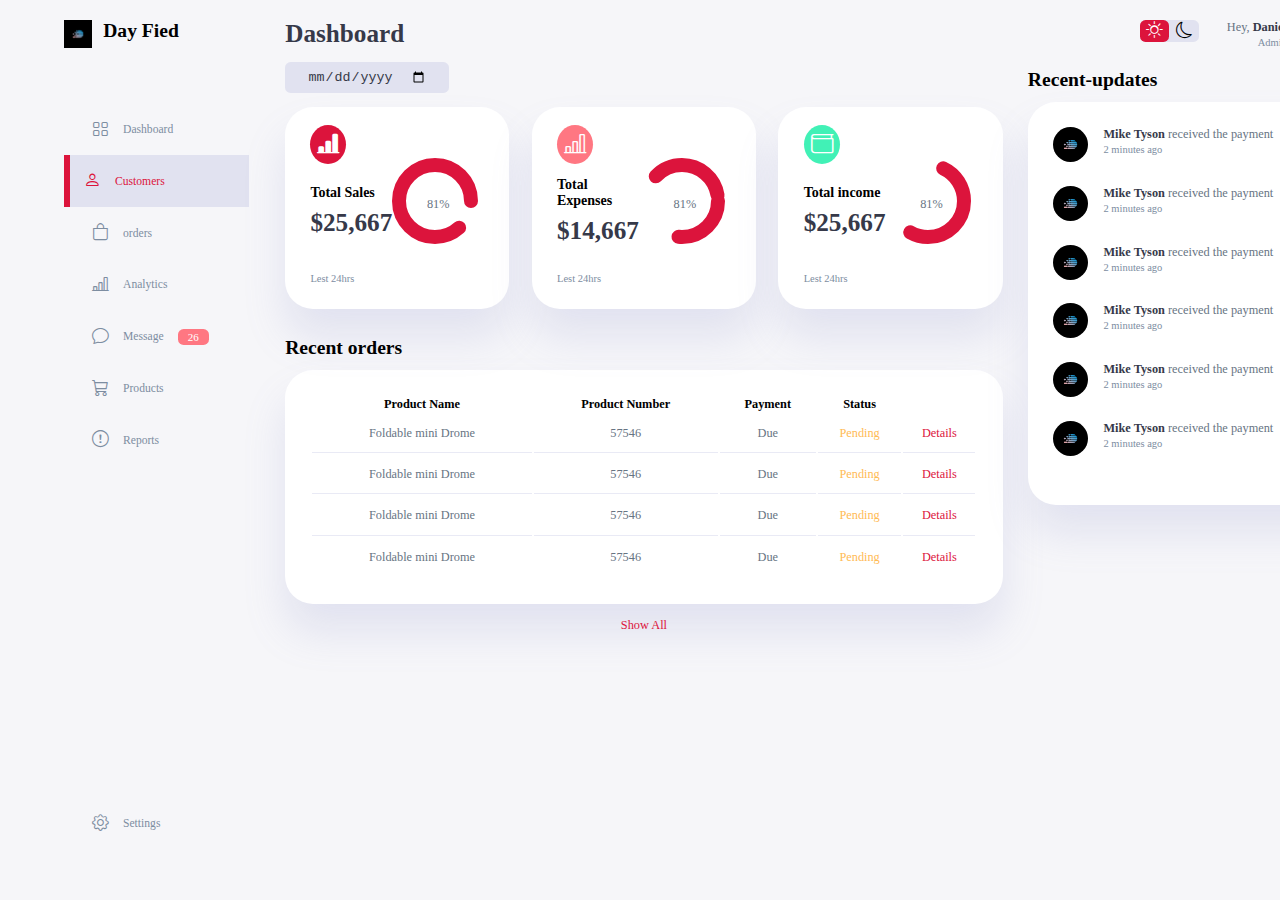
<file: index.html>
<!DOCTYPE html>
<html lang="en">

<head>
  <meta charset="UTF-8">
  <meta http-equiv="X-UA-Compatible" content="IE=Edge">
  <meta name="viewport" content="width=device-width, initial-scale=1">

  <title>HTML</title>
  <link rel="stylesheet" href="style.css">
  <link rel="stylesheet" href="bootstrap-icons/bootstrap-icons.css">

</head>

<body>
  <div class="container">
    <aside>
      <div class="top">
        <div class="logo">
          <img src="img/logo.png" alt="">
          <h2>Day <span>Fied</span></h2>
        </div>
        <div class="close" id="close-btn">
          <i class="bi bi-arrow-left-short"></i>
        </div>
      </div>
      <div class="sidebar">
        <a href="" class="">
          <i class="bi bi-grid"></i>
          <h3>Dashboard</h3>
        </a>
        <a href="" class="active">
          <i class="bi bi-person"></i>
          <h3>Customers</h3>
        </a>
        <a href="">
          <i class="bi bi-bag"></i>
          <h3>orders</h3>
        </a>
        <a href="">
          <i class="bi bi-bar-chart-line"></i>
          <h3>Analytics</h3>
        </a>
        <a href="">
          <i class="bi bi-chat"></i>
          <h3>Message</h3>
          <span class="message-count">26</span>
        </a>
        <a href="">
          <i class="bi bi-cart3"></i>
          <h3>Products</h3>
        </a>
        <a href="">
          <i class="bi bi-exclamation-circle"></i>
          <h3>Reports</h3>
        </a>
        <a href="">
          <i class="bi bi-gear"></i>
          <h3>Settings</h3>
        </a>
      </div>
    </aside>
    <main>
      <h1>Dashboard</h1>

      <div class="date">
        <input type="date">
      </div>

      <div class="insights">
        <div class="sales">
          <i class="bi bi-bar-chart-line-fill"></i>
          <div class="middle">
            <div class="left">
              <h3>Total Sales</h3>
              <h1>$25,667</h1>
            </div>
            <div class="pogress">
              <svg>
                <circle cx="38" cy="38" r="36"></circle>
              </svg>
              <div class="number">
                <p>81%</p>
              </div>
            </div>
          </div>
          <small class="text-muted">Lest 24hrs</small>
        </div>

        <div class="expenses">
          <i class="bi bi-bar-chart-line"></i>
          <div class="middle">
            <div class="left">
              <h3>Total Expenses</h3>
              <h1>$14,667</h1>
            </div>
            <div class="pogress">
              <svg>
                <circle cx="38" cy="38" r="36"></circle>
              </svg>
              <div class="number">
                <p>81%</p>
              </div>
            </div>
          </div>
          <small class="text-muted">Lest 24hrs</small>
        </div>

        <div class="income">
          <i class="bi bi-wallet"></i>
          <div class="middle">
            <div class="left">
              <h3>Total income</h3>
              <h1>$25,667</h1>
            </div>
            <div class="pogress">
              <svg>
                <circle cx="38" cy="38" r="36"></circle>
              </svg>
              <div class="number">
                <p>81%</p>
              </div>
            </div>
          </div>
          <small class="text-muted">Lest 24hrs</small>
        </div>
      </div>

      <div class="recent-orders">
        <h2>Recent orders</h2>
        <table>
          <thead>
            <tr>
              <th>Product Name</th>
              <th>Product Number</th>
              <th>Payment</th>
              <th>Status</th>
              <th></th>
            </tr>
          </thead>
          <tbody>
            <tr>
              <td>Foldable mini Drome</td>
              <td>57546</td>
              <td>Due</td>
              <td class="warning">Pending</td>
              <td class="primary">Details</td>
            </tr>

            <tr>
              <td>Foldable mini Drome</td>
              <td>57546</td>
              <td>Due</td>
              <td class="warning">Pending</td>
              <td class="primary">Details</td>
            </tr>

            <tr>
              <td>Foldable mini Drome</td>
              <td>57546</td>
              <td>Due</td>
              <td class="warning">Pending</td>
              <td class="primary">Details</td>
            </tr>

            <tr>
              <td>Foldable mini Drome</td>
              <td>57546</td>
              <td>Due</td>
              <td class="warning">Pending</td>
              <td class="primary">Details</td>
            </tr>
          </tbody>
        </table>
        <a href="#">Show All</a>
      </div>
    </main>

    <div class="right">
      <div class="top">
        <button id="menu-btn" class="menu">
          <i class="bi bi-list"></i>
        </button>
        <div class="theme-toggler">
          <i class="bi bi-sun active"></i>
          <i class="bi bi-moon"></i>
        </div>
        <div class="profile">
          <div class="info">
            <p>Hey, <b>Daniel</b></p>
            <small class="text-muted">Admin</small>
          </div>
          <div class="profile-photo">
            <img src="img/logo.png" alt="img/logo.png">
          </div>
        </div>
      </div>
      <div class="recent-updates">
        <h2>Recent-updates</h2>
        <div class="updates">
          <div class="update">
            <div class="profile-photo">
              <img src="img/logo.png" alt="img/logo.png">
            </div>
            <div class="message">
              <p><b>Mike Tyson</b> received the payment</p>
              <small class="text-muted">2 minutes ago</small>
            </div>
          </div>

          <div class="update">
            <div class="profile-photo">
              <img src="img/logo.png" alt="img/logo.png">
            </div>
            <div class="message">
              <p><b>Mike Tyson</b> received the payment</p>
              <small class="text-muted">2 minutes ago</small>
            </div>
          </div>
          <div class="update">
            <div class="profile-photo">
              <img src="img/logo.png" alt="img/logo.png">
            </div>
            <div class="message">
              <p><b>Mike Tyson</b> received the payment</p>
              <small class="text-muted">2 minutes ago</small>
            </div>
          </div>
          <div class="update">
            <div class="profile-photo">
              <img src="img/logo.png" alt="img/logo.png">
            </div>
            <div class="message">
              <p><b>Mike Tyson</b> received the payment</p>
              <small class="text-muted">2 minutes ago</small>
            </div>
          </div>
          <div class="update">
            <div class="profile-photo">
              <img src="img/logo.png" alt="img/logo.png">
            </div>
            <div class="message">
              <p><b>Mike Tyson</b> received the payment</p>
              <small class="text-muted">2 minutes ago</small>
            </div>
          </div>
          <div class="update">
            <div class="profile-photo">
              <img src="img/logo.png" alt="img/logo.png">
            </div>
            <div class="message">
              <p><b>Mike Tyson</b> received the payment</p>
              <small class="text-muted">2 minutes ago</small>
            </div>
          </div>
        </div>
      </div>
    </div>

  </div>



  <script src="main.js"></script>
</body>

</html>
</file>
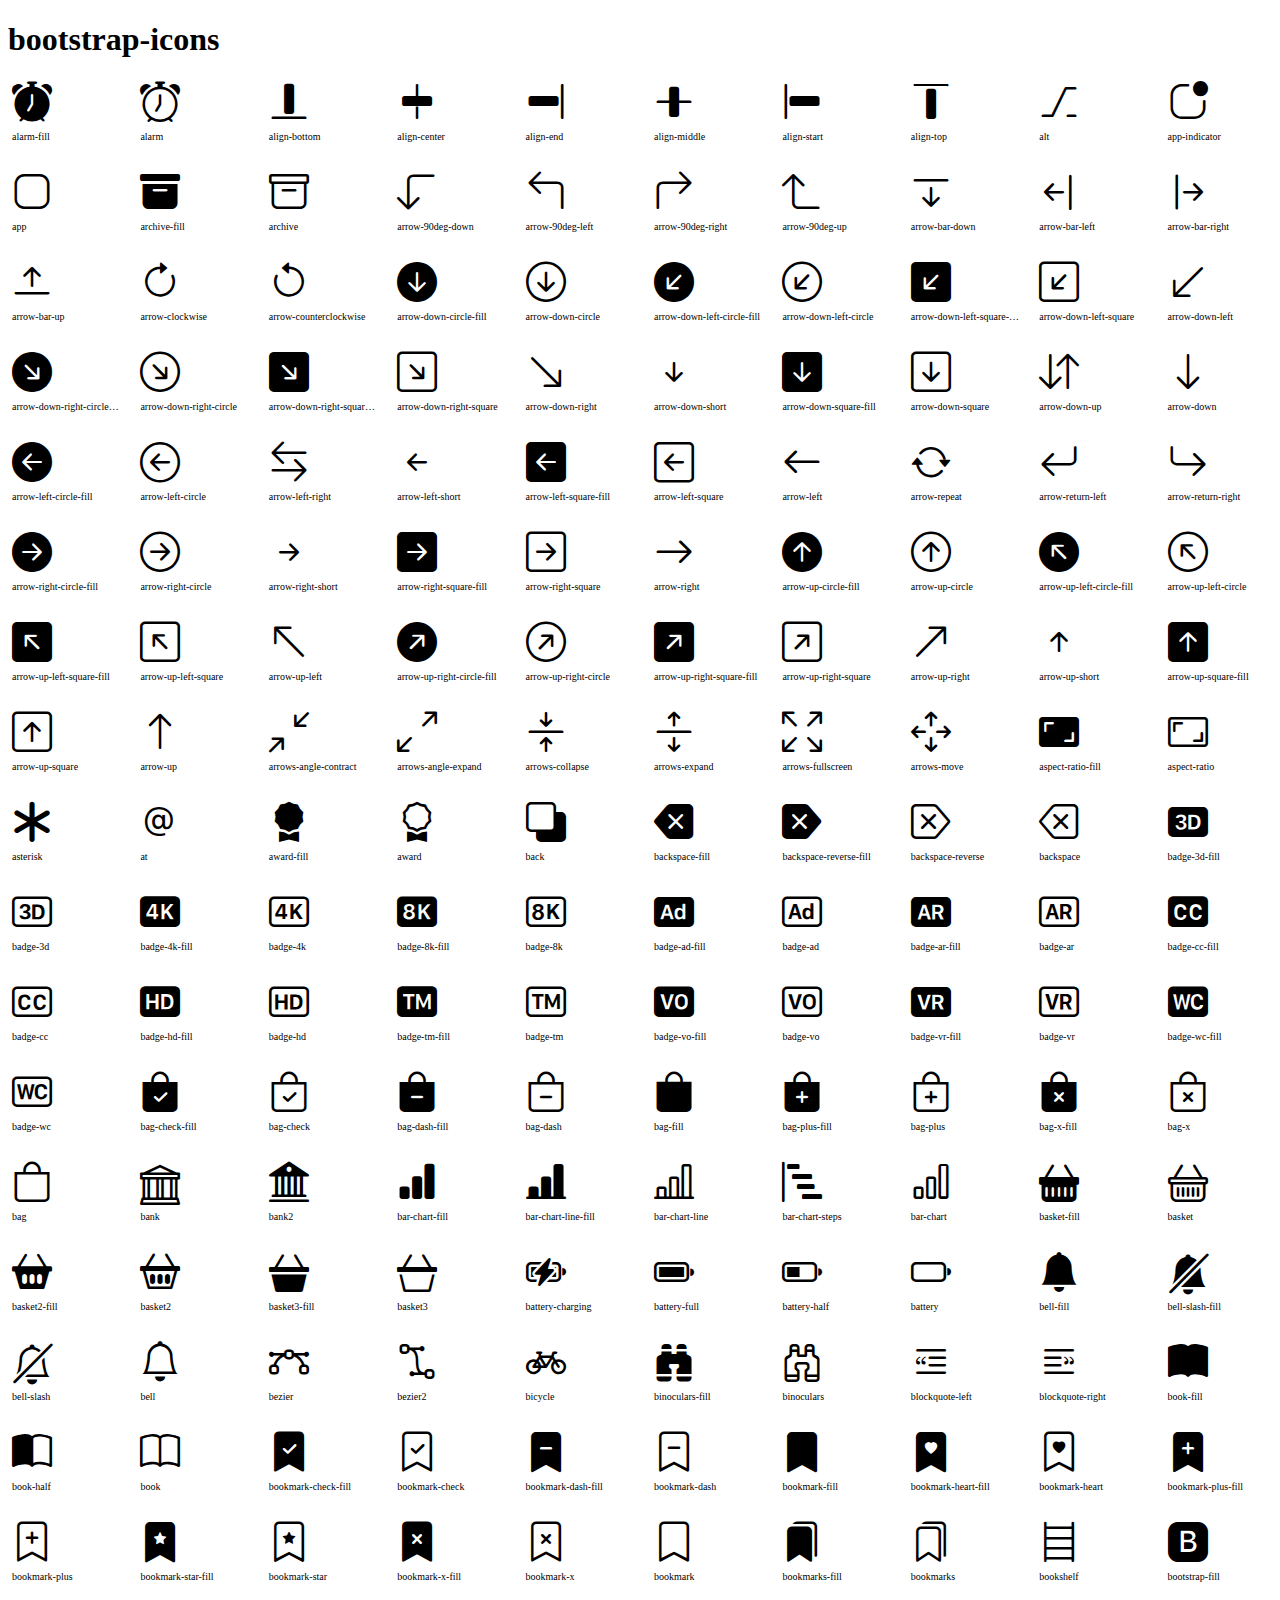
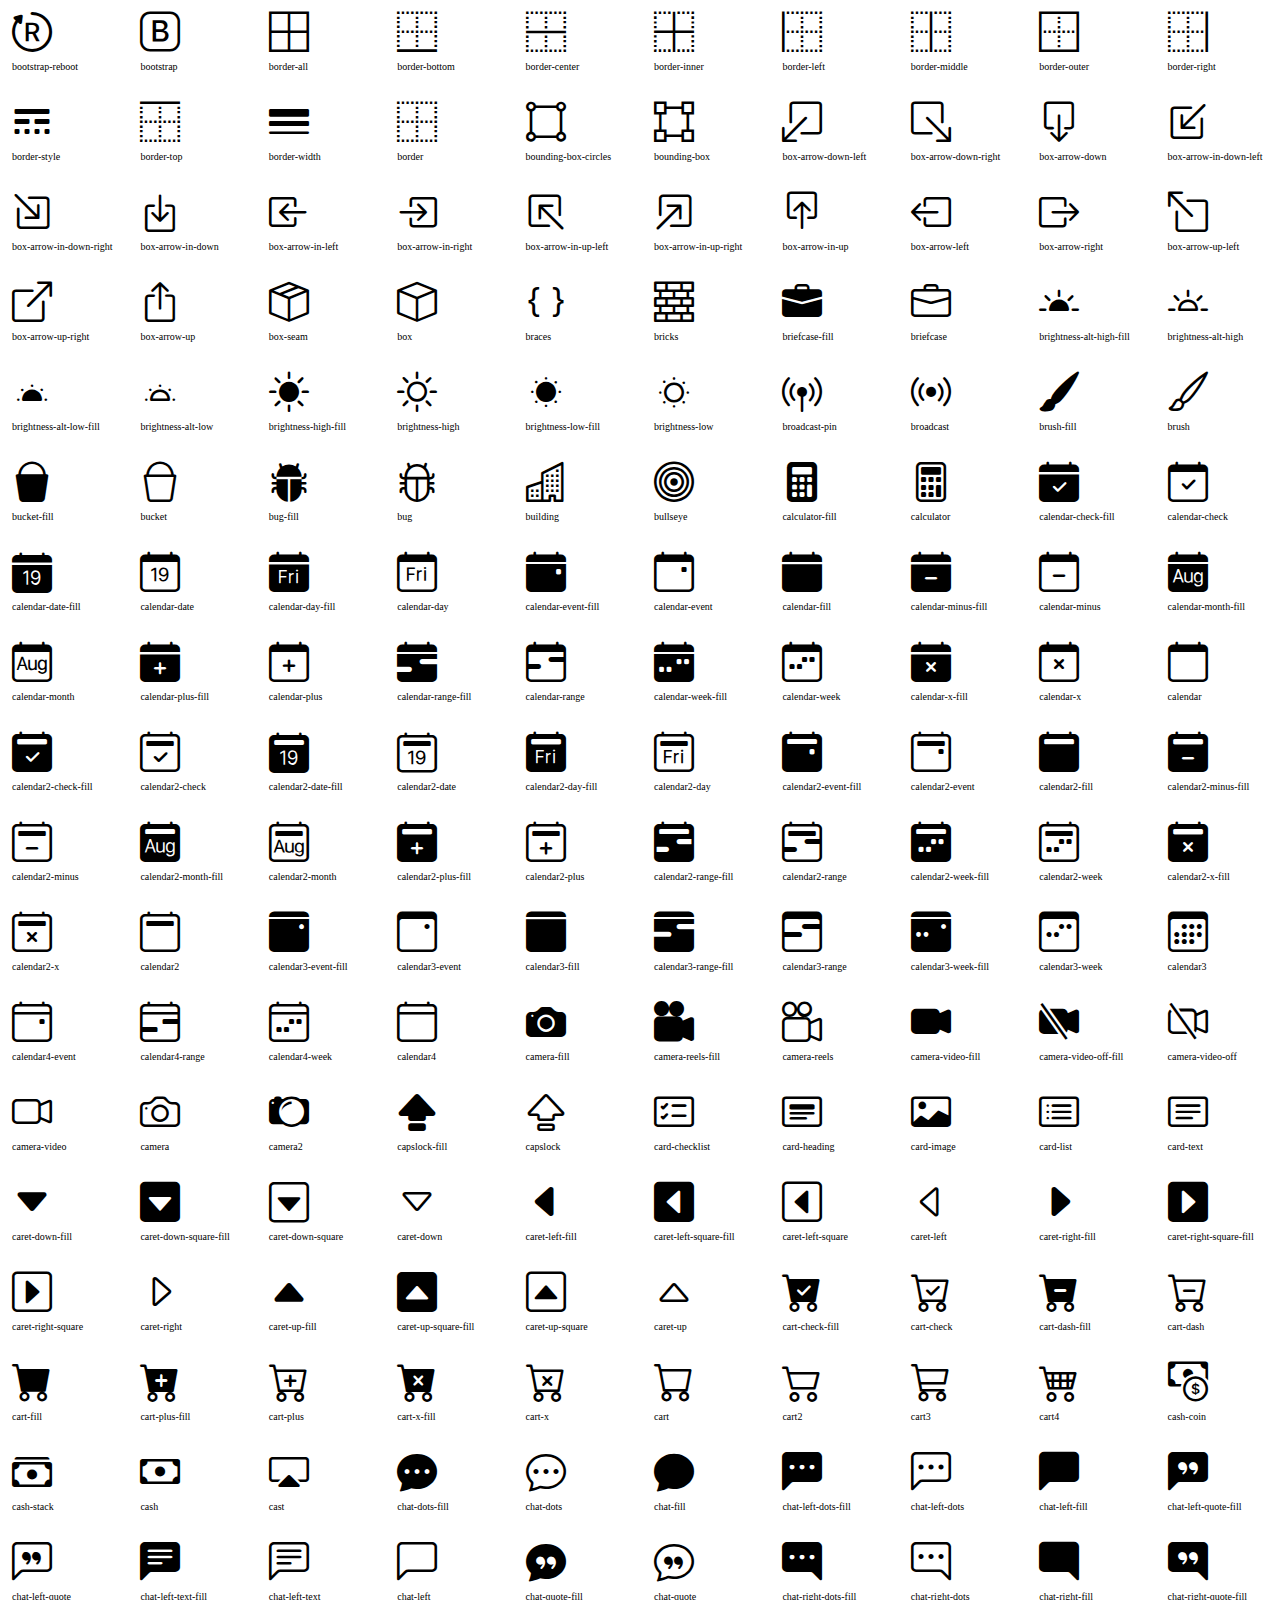
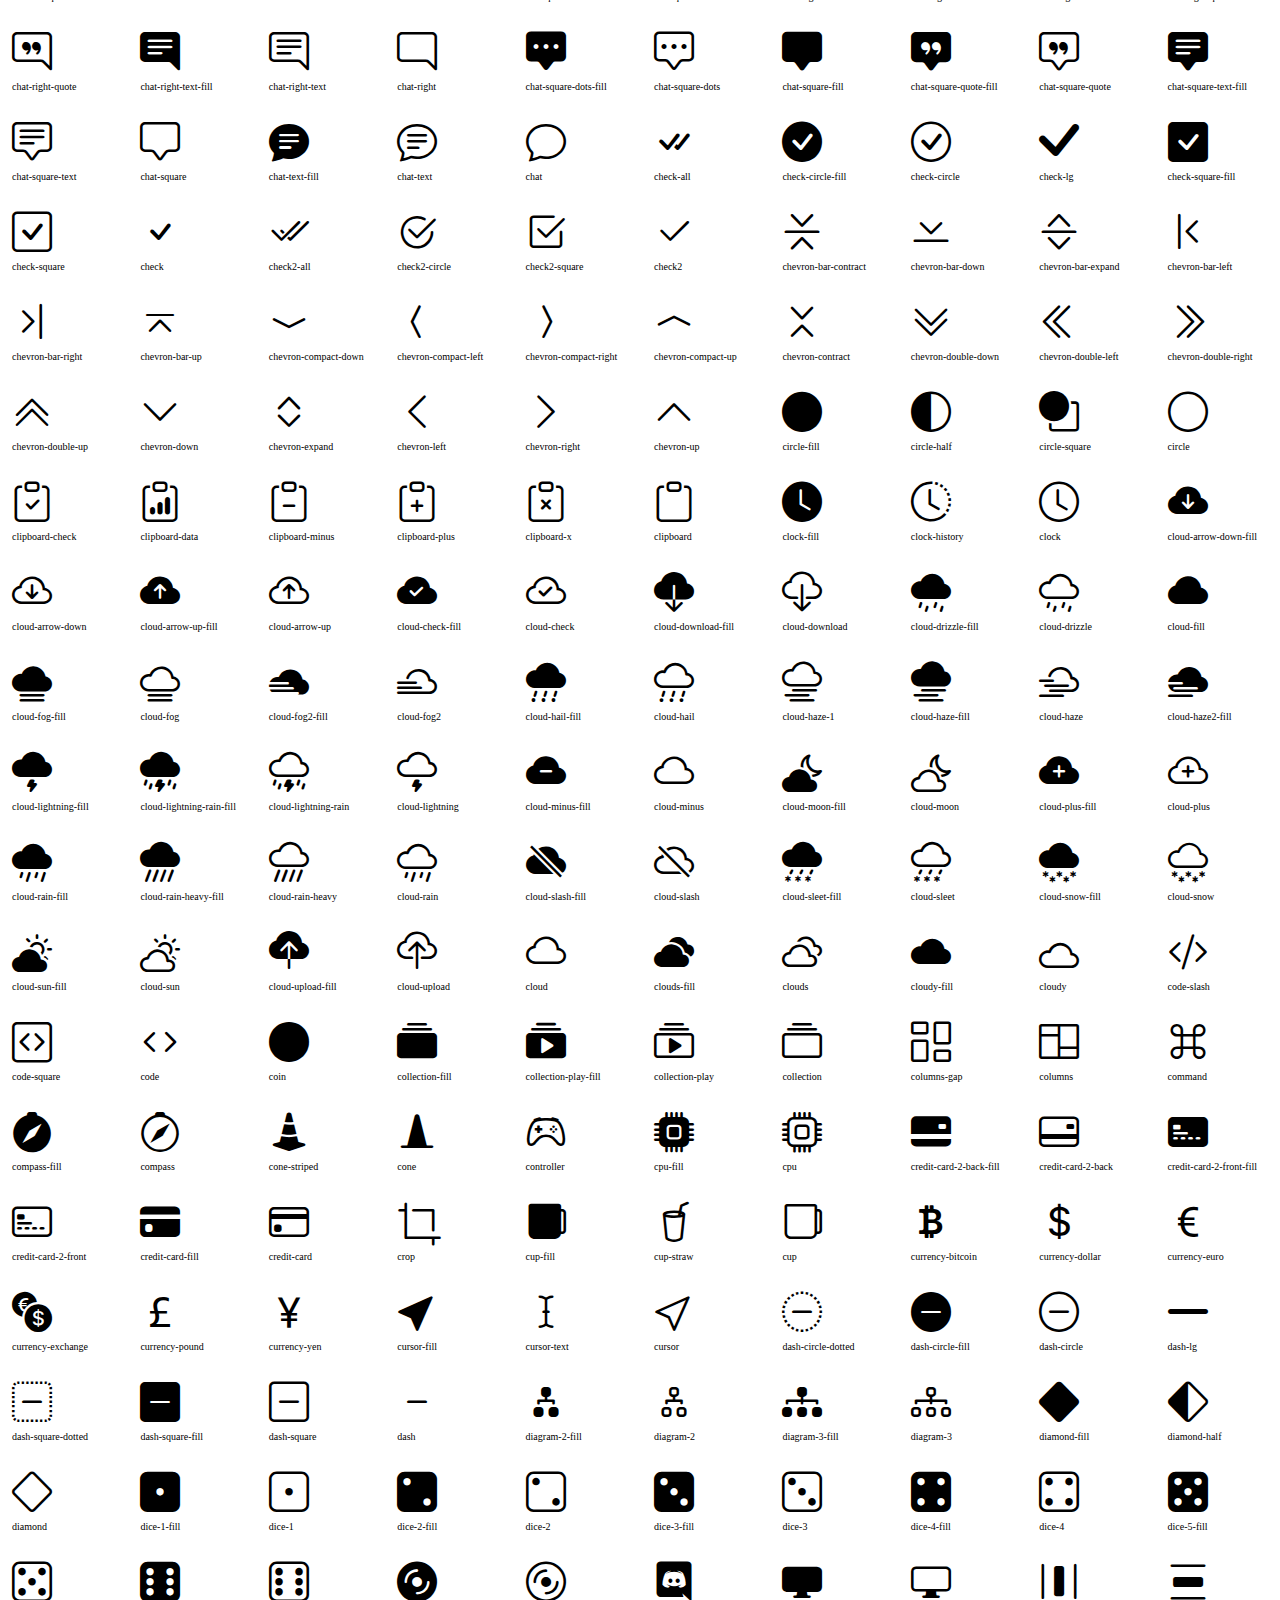
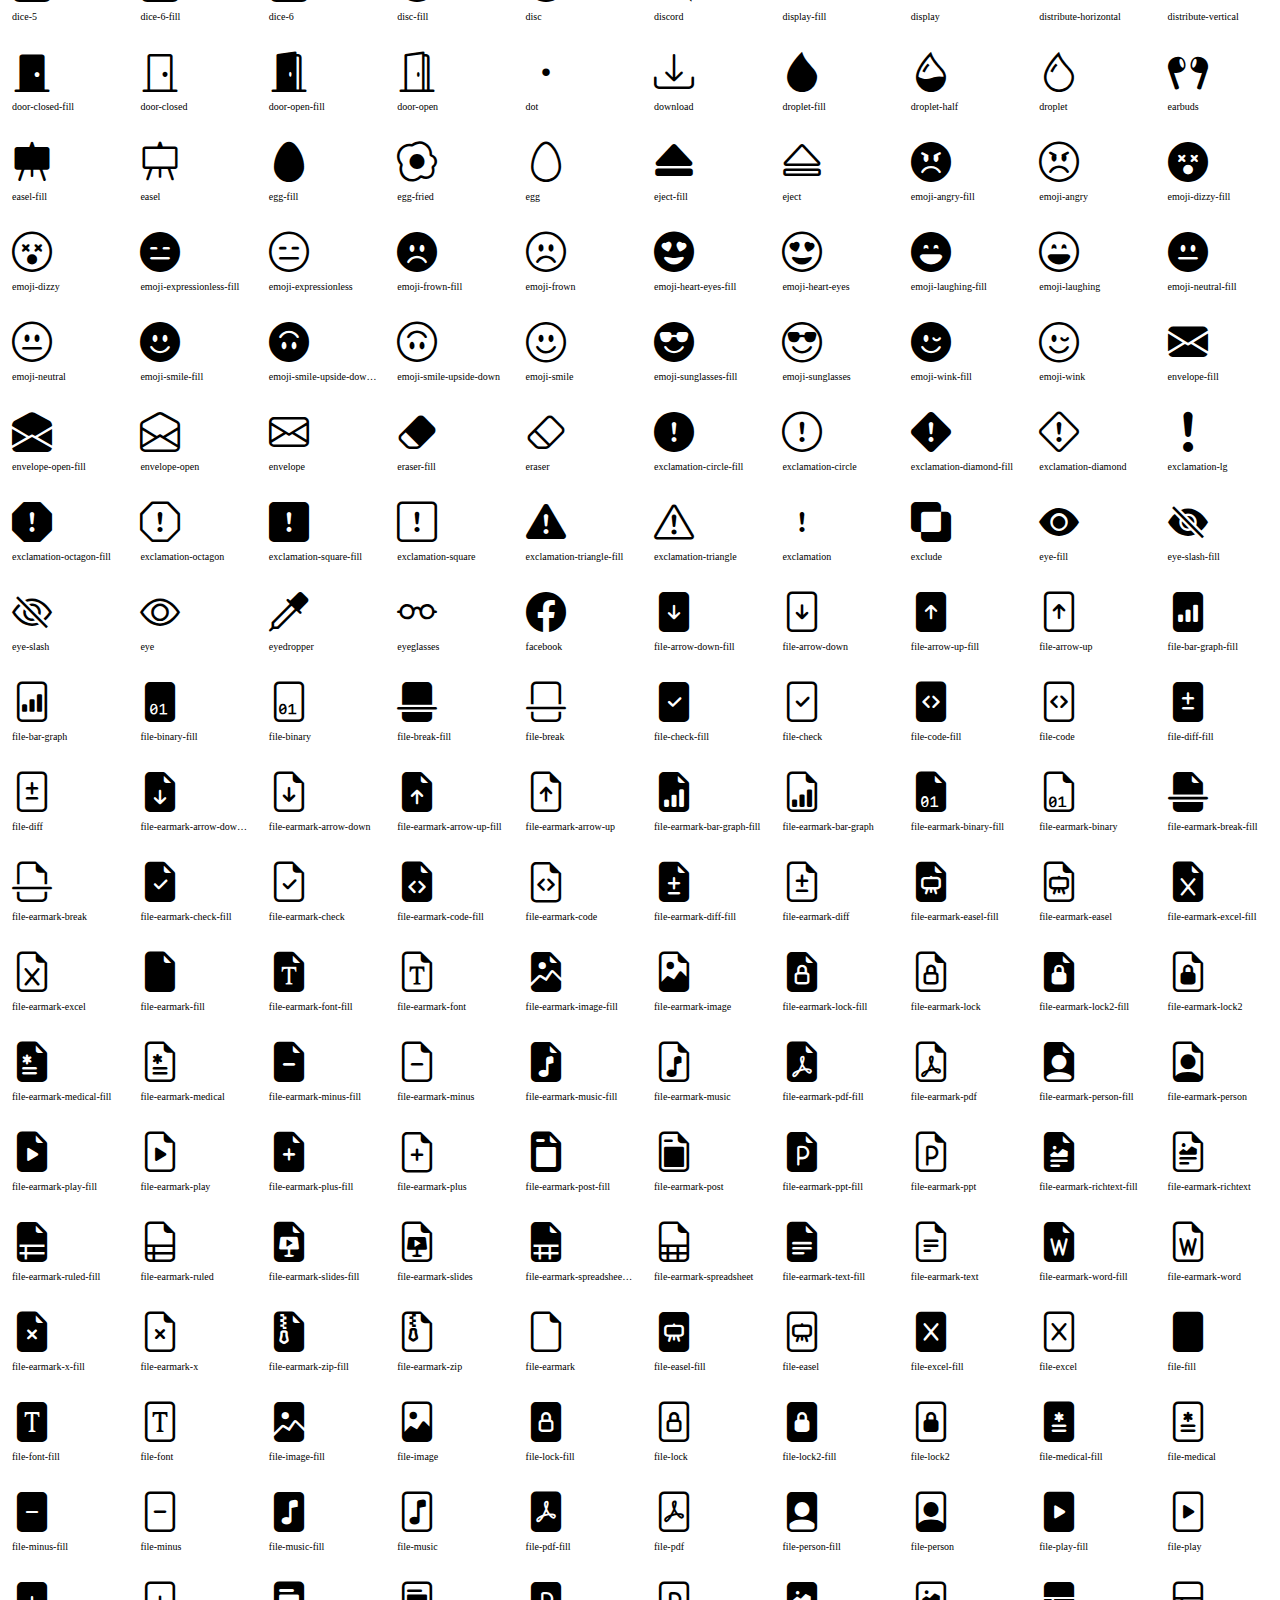
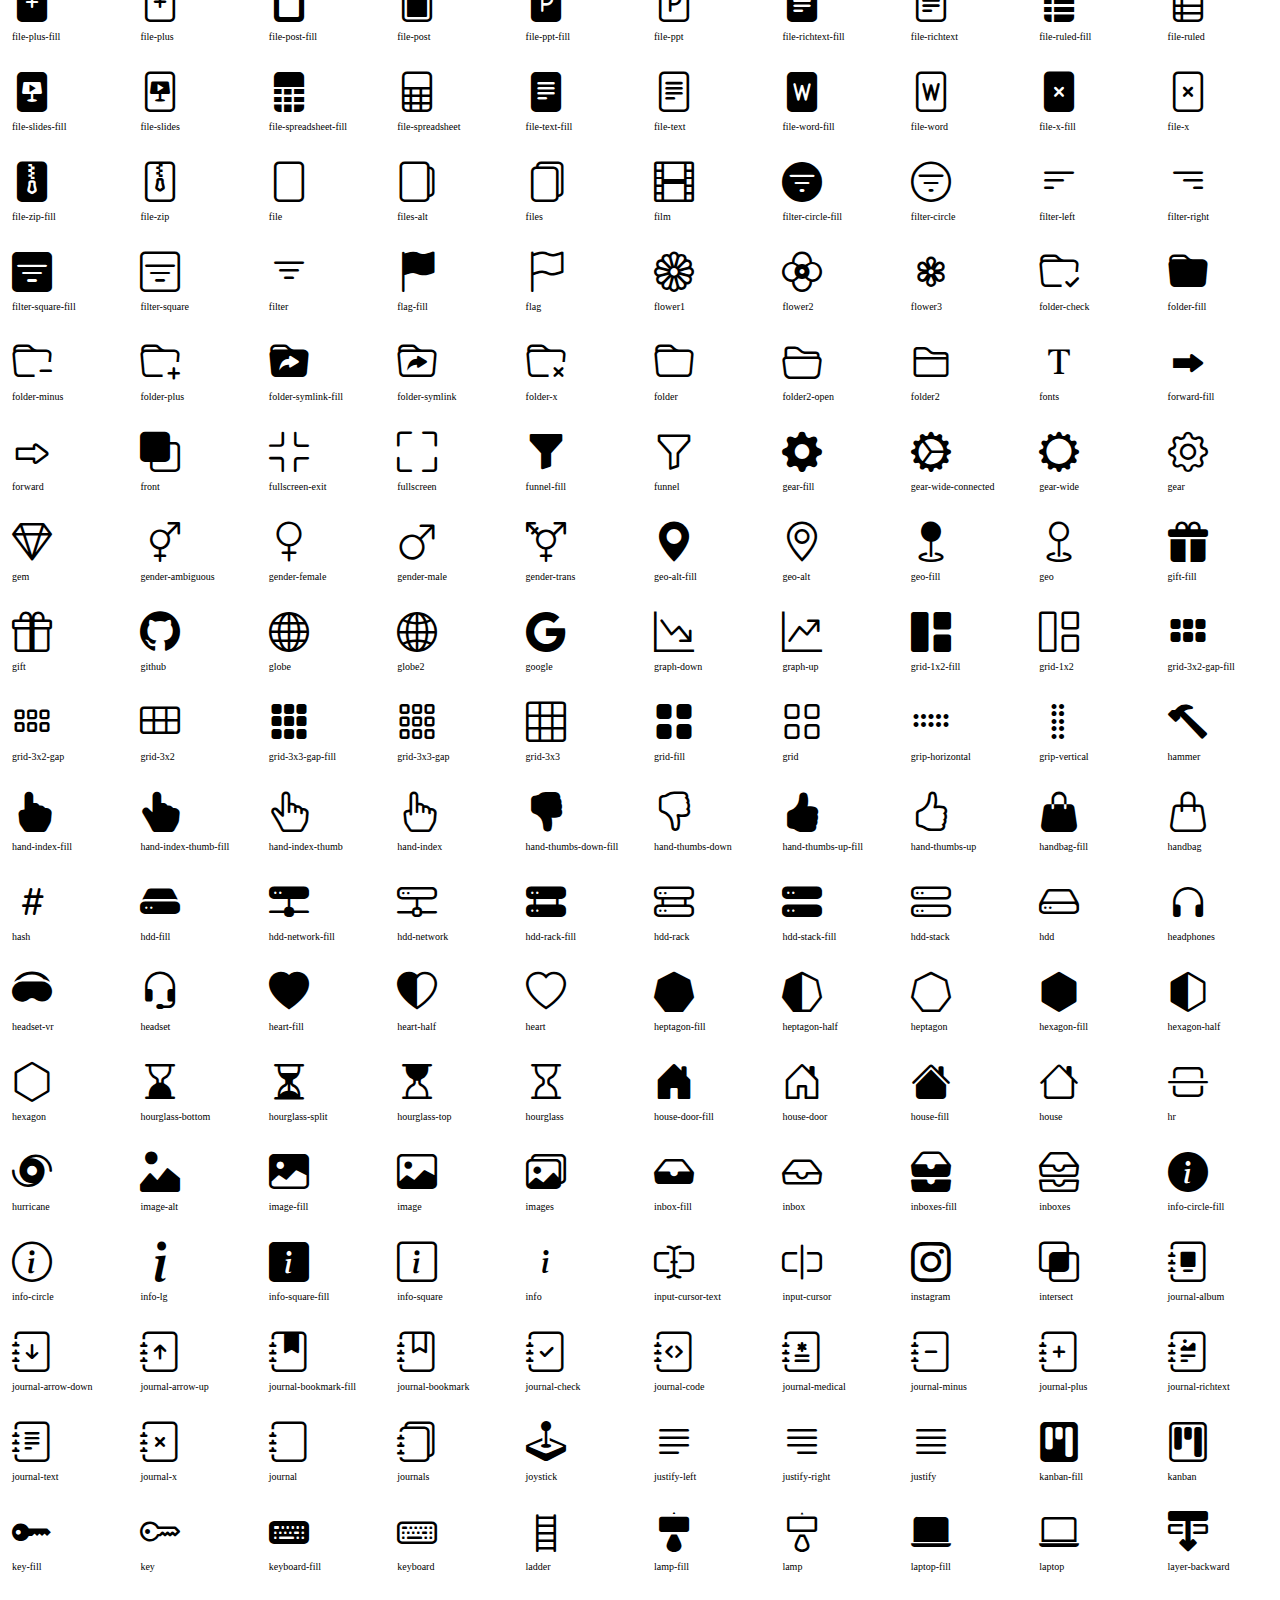
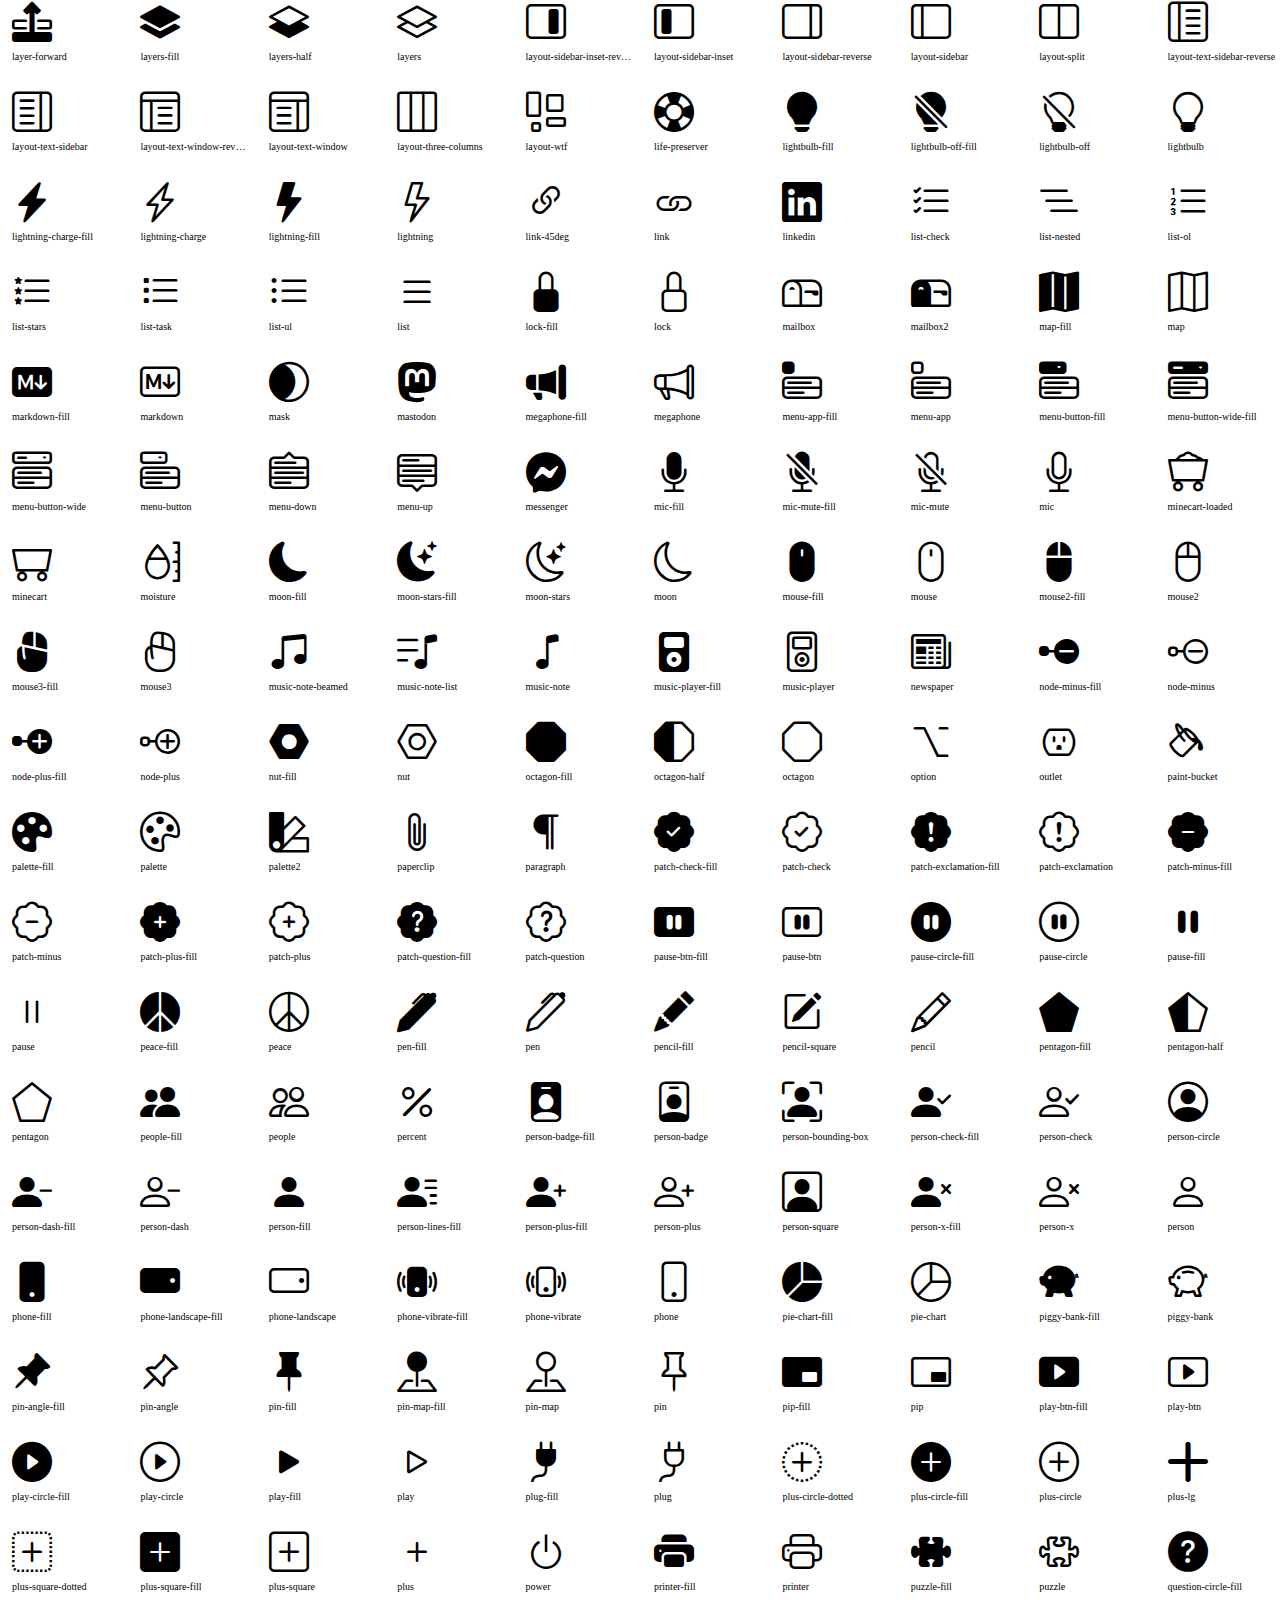
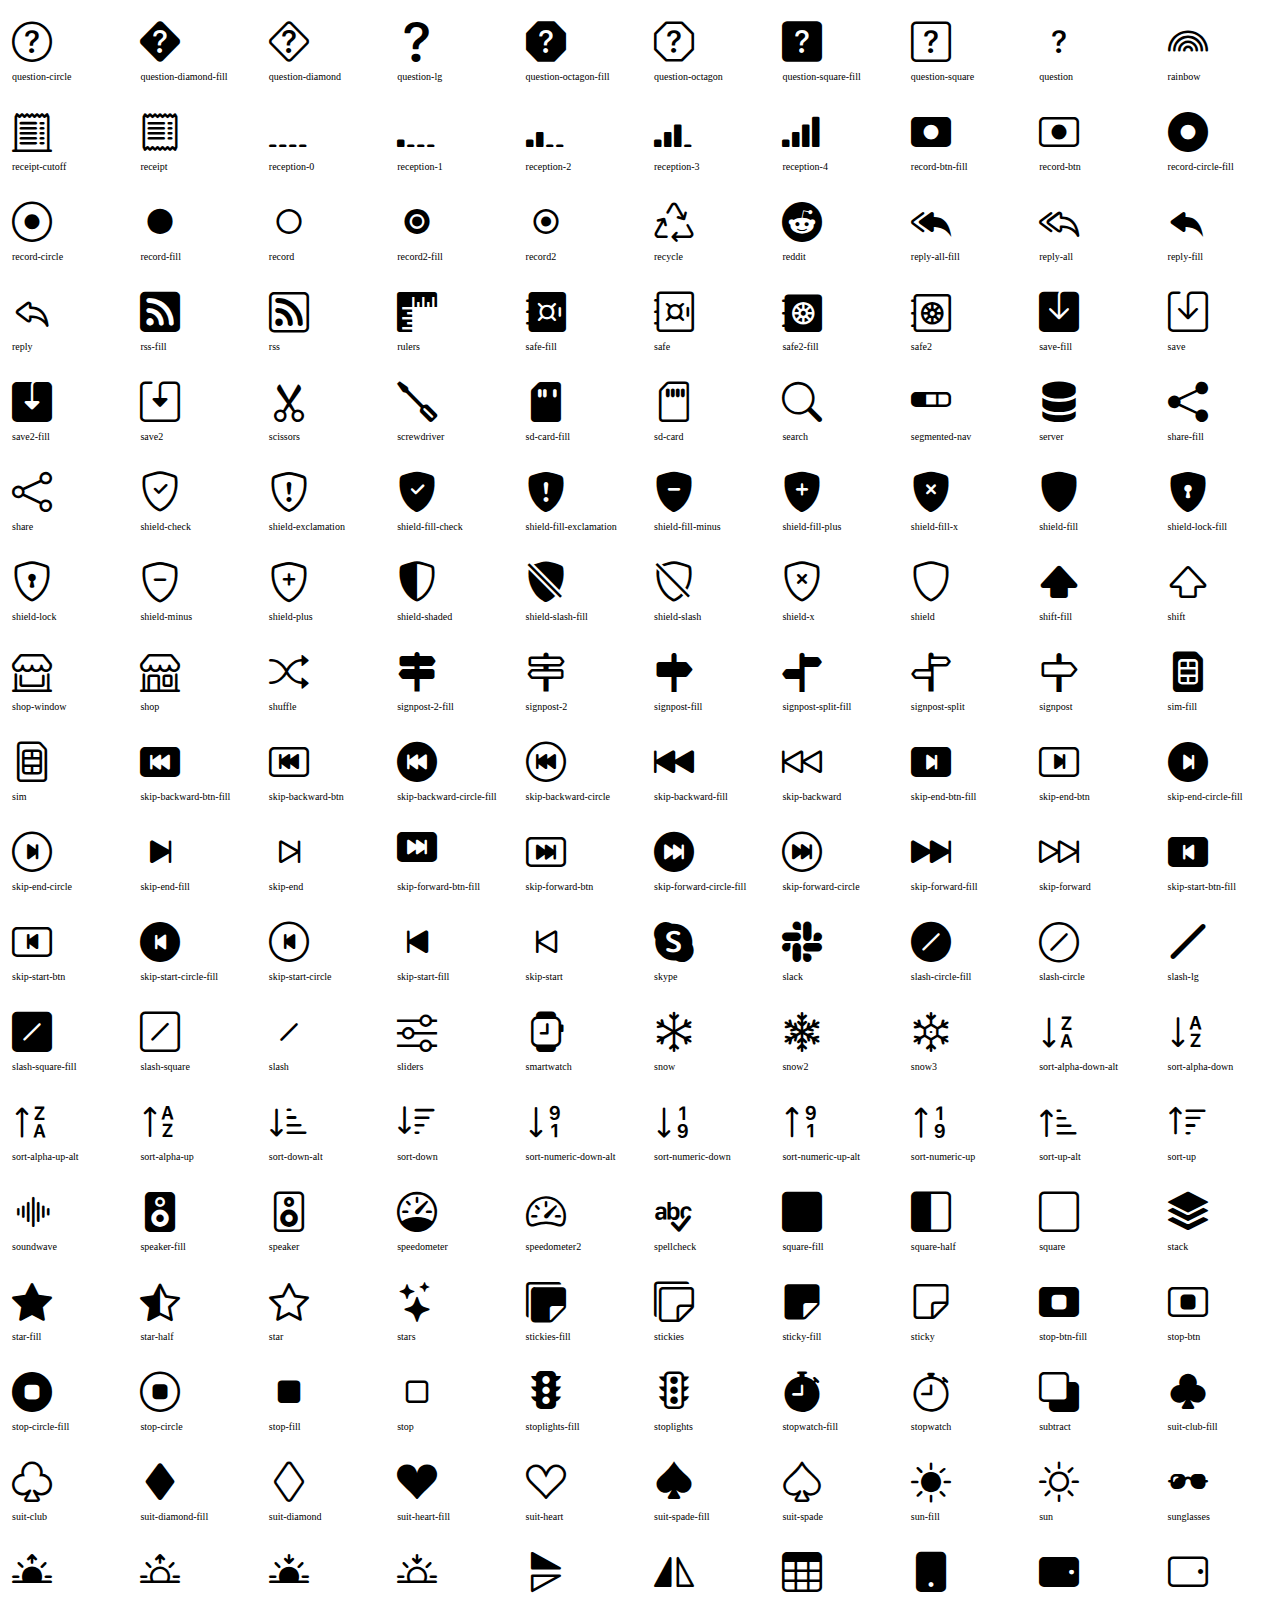
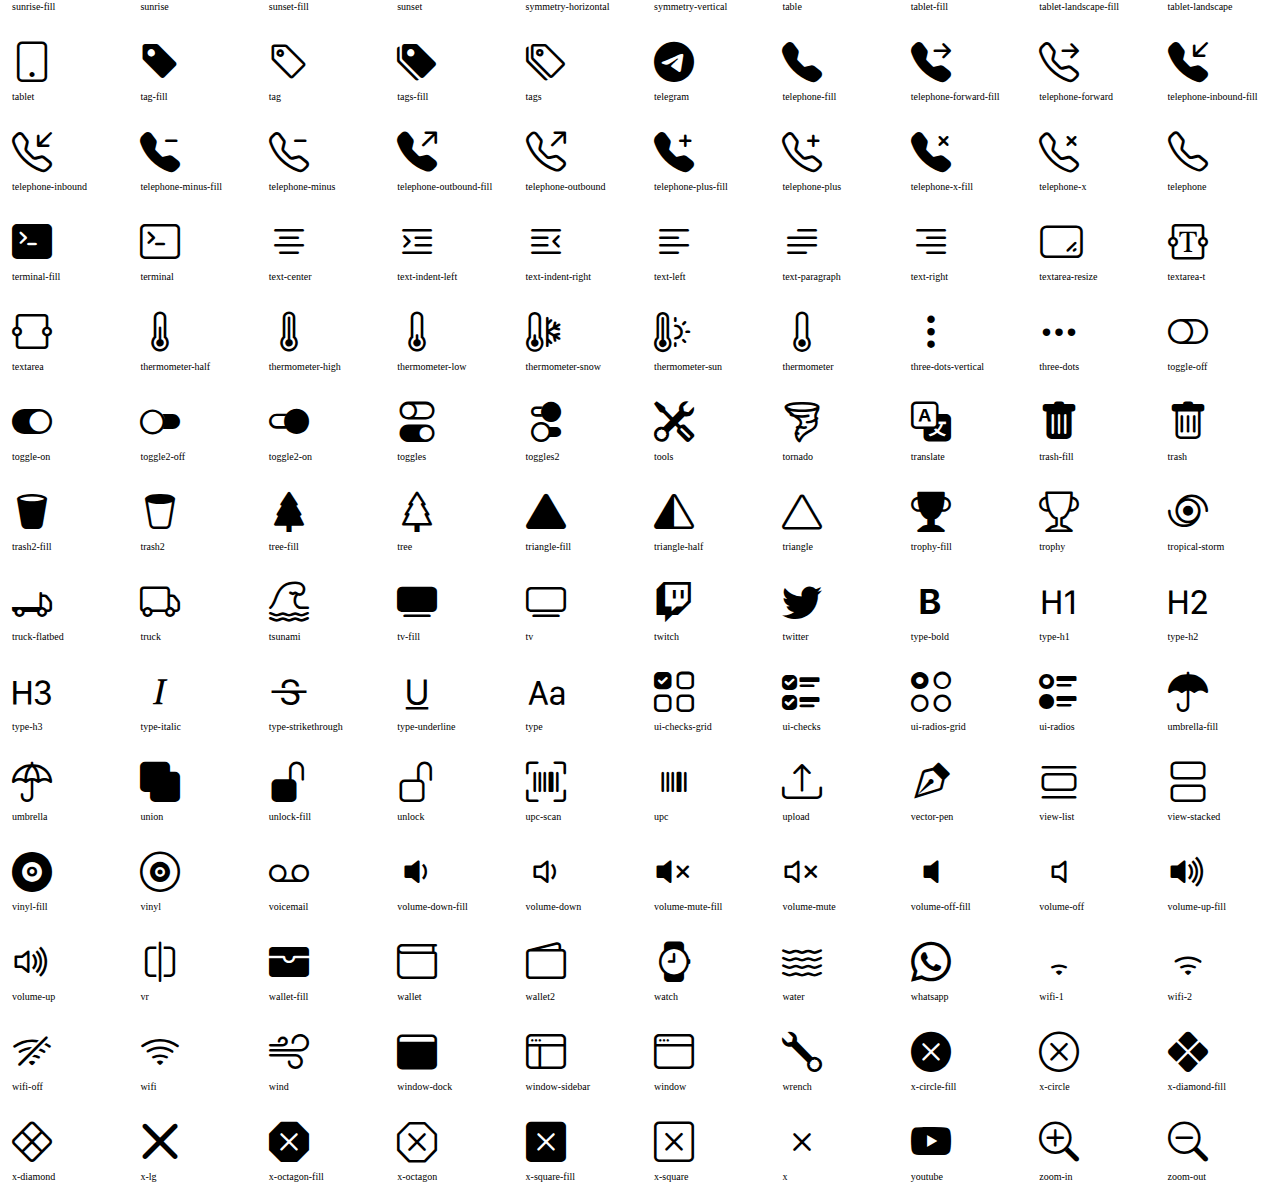
<file: bootstrap-icons/index.html>
<!doctype html>
<html lang="en">
<head>
  <meta charset="utf-8">
  <title>bootstrap-icons</title>

  <style>
    .icons {
      display: grid;
      max-width: 100%;
      grid-template-columns: repeat(auto-fit, minmax(100px, 1fr) );
      gap: 1.25rem;
    }
    .icon {
      background-color: var(--bs-light);
      border-radius: .25rem;
    }
    .bi {
      margin: .25rem;
      font-size: 2.5rem;
    }
    .label {
      font-family: var(--bs-font-monospace);
    }
    .label {
      display: inline-block;
      width: 100%;
      overflow: hidden;
      padding: .25rem;
      font-size: .625rem;
      text-overflow: ellipsis;
      white-space: nowrap;
    }
  </style>

  <link rel="styleseet" href="/assets/css/bootstrap.min.css">
  <link rel="stylesheet" href="bootstrap-icons.css">
  <style>
    
  </style>
</head>
<body class="text-center">

  <h1>bootstrap-icons</h1>

  <div class="icons">
    <div class="icon">
      <i class="bi bi-alarm-fill"></i>
      <div class="label">alarm-fill</div>
    </div>
    <div class="icon">
      <i class="bi bi-alarm"></i>
      <div class="label">alarm</div>
    </div>
    <div class="icon">
      <i class="bi bi-align-bottom"></i>
      <div class="label">align-bottom</div>
    </div>
    <div class="icon">
      <i class="bi bi-align-center"></i>
      <div class="label">align-center</div>
    </div>
    <div class="icon">
      <i class="bi bi-align-end"></i>
      <div class="label">align-end</div>
    </div>
    <div class="icon">
      <i class="bi bi-align-middle"></i>
      <div class="label">align-middle</div>
    </div>
    <div class="icon">
      <i class="bi bi-align-start"></i>
      <div class="label">align-start</div>
    </div>
    <div class="icon">
      <i class="bi bi-align-top"></i>
      <div class="label">align-top</div>
    </div>
    <div class="icon">
      <i class="bi bi-alt"></i>
      <div class="label">alt</div>
    </div>
    <div class="icon">
      <i class="bi bi-app-indicator"></i>
      <div class="label">app-indicator</div>
    </div>
    <div class="icon">
      <i class="bi bi-app"></i>
      <div class="label">app</div>
    </div>
    <div class="icon">
      <i class="bi bi-archive-fill"></i>
      <div class="label">archive-fill</div>
    </div>
    <div class="icon">
      <i class="bi bi-archive"></i>
      <div class="label">archive</div>
    </div>
    <div class="icon">
      <i class="bi bi-arrow-90deg-down"></i>
      <div class="label">arrow-90deg-down</div>
    </div>
    <div class="icon">
      <i class="bi bi-arrow-90deg-left"></i>
      <div class="label">arrow-90deg-left</div>
    </div>
    <div class="icon">
      <i class="bi bi-arrow-90deg-right"></i>
      <div class="label">arrow-90deg-right</div>
    </div>
    <div class="icon">
      <i class="bi bi-arrow-90deg-up"></i>
      <div class="label">arrow-90deg-up</div>
    </div>
    <div class="icon">
      <i class="bi bi-arrow-bar-down"></i>
      <div class="label">arrow-bar-down</div>
    </div>
    <div class="icon">
      <i class="bi bi-arrow-bar-left"></i>
      <div class="label">arrow-bar-left</div>
    </div>
    <div class="icon">
      <i class="bi bi-arrow-bar-right"></i>
      <div class="label">arrow-bar-right</div>
    </div>
    <div class="icon">
      <i class="bi bi-arrow-bar-up"></i>
      <div class="label">arrow-bar-up</div>
    </div>
    <div class="icon">
      <i class="bi bi-arrow-clockwise"></i>
      <div class="label">arrow-clockwise</div>
    </div>
    <div class="icon">
      <i class="bi bi-arrow-counterclockwise"></i>
      <div class="label">arrow-counterclockwise</div>
    </div>
    <div class="icon">
      <i class="bi bi-arrow-down-circle-fill"></i>
      <div class="label">arrow-down-circle-fill</div>
    </div>
    <div class="icon">
      <i class="bi bi-arrow-down-circle"></i>
      <div class="label">arrow-down-circle</div>
    </div>
    <div class="icon">
      <i class="bi bi-arrow-down-left-circle-fill"></i>
      <div class="label">arrow-down-left-circle-fill</div>
    </div>
    <div class="icon">
      <i class="bi bi-arrow-down-left-circle"></i>
      <div class="label">arrow-down-left-circle</div>
    </div>
    <div class="icon">
      <i class="bi bi-arrow-down-left-square-fill"></i>
      <div class="label">arrow-down-left-square-fill</div>
    </div>
    <div class="icon">
      <i class="bi bi-arrow-down-left-square"></i>
      <div class="label">arrow-down-left-square</div>
    </div>
    <div class="icon">
      <i class="bi bi-arrow-down-left"></i>
      <div class="label">arrow-down-left</div>
    </div>
    <div class="icon">
      <i class="bi bi-arrow-down-right-circle-fill"></i>
      <div class="label">arrow-down-right-circle-fill</div>
    </div>
    <div class="icon">
      <i class="bi bi-arrow-down-right-circle"></i>
      <div class="label">arrow-down-right-circle</div>
    </div>
    <div class="icon">
      <i class="bi bi-arrow-down-right-square-fill"></i>
      <div class="label">arrow-down-right-square-fill</div>
    </div>
    <div class="icon">
      <i class="bi bi-arrow-down-right-square"></i>
      <div class="label">arrow-down-right-square</div>
    </div>
    <div class="icon">
      <i class="bi bi-arrow-down-right"></i>
      <div class="label">arrow-down-right</div>
    </div>
    <div class="icon">
      <i class="bi bi-arrow-down-short"></i>
      <div class="label">arrow-down-short</div>
    </div>
    <div class="icon">
      <i class="bi bi-arrow-down-square-fill"></i>
      <div class="label">arrow-down-square-fill</div>
    </div>
    <div class="icon">
      <i class="bi bi-arrow-down-square"></i>
      <div class="label">arrow-down-square</div>
    </div>
    <div class="icon">
      <i class="bi bi-arrow-down-up"></i>
      <div class="label">arrow-down-up</div>
    </div>
    <div class="icon">
      <i class="bi bi-arrow-down"></i>
      <div class="label">arrow-down</div>
    </div>
    <div class="icon">
      <i class="bi bi-arrow-left-circle-fill"></i>
      <div class="label">arrow-left-circle-fill</div>
    </div>
    <div class="icon">
      <i class="bi bi-arrow-left-circle"></i>
      <div class="label">arrow-left-circle</div>
    </div>
    <div class="icon">
      <i class="bi bi-arrow-left-right"></i>
      <div class="label">arrow-left-right</div>
    </div>
    <div class="icon">
      <i class="bi bi-arrow-left-short"></i>
      <div class="label">arrow-left-short</div>
    </div>
    <div class="icon">
      <i class="bi bi-arrow-left-square-fill"></i>
      <div class="label">arrow-left-square-fill</div>
    </div>
    <div class="icon">
      <i class="bi bi-arrow-left-square"></i>
      <div class="label">arrow-left-square</div>
    </div>
    <div class="icon">
      <i class="bi bi-arrow-left"></i>
      <div class="label">arrow-left</div>
    </div>
    <div class="icon">
      <i class="bi bi-arrow-repeat"></i>
      <div class="label">arrow-repeat</div>
    </div>
    <div class="icon">
      <i class="bi bi-arrow-return-left"></i>
      <div class="label">arrow-return-left</div>
    </div>
    <div class="icon">
      <i class="bi bi-arrow-return-right"></i>
      <div class="label">arrow-return-right</div>
    </div>
    <div class="icon">
      <i class="bi bi-arrow-right-circle-fill"></i>
      <div class="label">arrow-right-circle-fill</div>
    </div>
    <div class="icon">
      <i class="bi bi-arrow-right-circle"></i>
      <div class="label">arrow-right-circle</div>
    </div>
    <div class="icon">
      <i class="bi bi-arrow-right-short"></i>
      <div class="label">arrow-right-short</div>
    </div>
    <div class="icon">
      <i class="bi bi-arrow-right-square-fill"></i>
      <div class="label">arrow-right-square-fill</div>
    </div>
    <div class="icon">
      <i class="bi bi-arrow-right-square"></i>
      <div class="label">arrow-right-square</div>
    </div>
    <div class="icon">
      <i class="bi bi-arrow-right"></i>
      <div class="label">arrow-right</div>
    </div>
    <div class="icon">
      <i class="bi bi-arrow-up-circle-fill"></i>
      <div class="label">arrow-up-circle-fill</div>
    </div>
    <div class="icon">
      <i class="bi bi-arrow-up-circle"></i>
      <div class="label">arrow-up-circle</div>
    </div>
    <div class="icon">
      <i class="bi bi-arrow-up-left-circle-fill"></i>
      <div class="label">arrow-up-left-circle-fill</div>
    </div>
    <div class="icon">
      <i class="bi bi-arrow-up-left-circle"></i>
      <div class="label">arrow-up-left-circle</div>
    </div>
    <div class="icon">
      <i class="bi bi-arrow-up-left-square-fill"></i>
      <div class="label">arrow-up-left-square-fill</div>
    </div>
    <div class="icon">
      <i class="bi bi-arrow-up-left-square"></i>
      <div class="label">arrow-up-left-square</div>
    </div>
    <div class="icon">
      <i class="bi bi-arrow-up-left"></i>
      <div class="label">arrow-up-left</div>
    </div>
    <div class="icon">
      <i class="bi bi-arrow-up-right-circle-fill"></i>
      <div class="label">arrow-up-right-circle-fill</div>
    </div>
    <div class="icon">
      <i class="bi bi-arrow-up-right-circle"></i>
      <div class="label">arrow-up-right-circle</div>
    </div>
    <div class="icon">
      <i class="bi bi-arrow-up-right-square-fill"></i>
      <div class="label">arrow-up-right-square-fill</div>
    </div>
    <div class="icon">
      <i class="bi bi-arrow-up-right-square"></i>
      <div class="label">arrow-up-right-square</div>
    </div>
    <div class="icon">
      <i class="bi bi-arrow-up-right"></i>
      <div class="label">arrow-up-right</div>
    </div>
    <div class="icon">
      <i class="bi bi-arrow-up-short"></i>
      <div class="label">arrow-up-short</div>
    </div>
    <div class="icon">
      <i class="bi bi-arrow-up-square-fill"></i>
      <div class="label">arrow-up-square-fill</div>
    </div>
    <div class="icon">
      <i class="bi bi-arrow-up-square"></i>
      <div class="label">arrow-up-square</div>
    </div>
    <div class="icon">
      <i class="bi bi-arrow-up"></i>
      <div class="label">arrow-up</div>
    </div>
    <div class="icon">
      <i class="bi bi-arrows-angle-contract"></i>
      <div class="label">arrows-angle-contract</div>
    </div>
    <div class="icon">
      <i class="bi bi-arrows-angle-expand"></i>
      <div class="label">arrows-angle-expand</div>
    </div>
    <div class="icon">
      <i class="bi bi-arrows-collapse"></i>
      <div class="label">arrows-collapse</div>
    </div>
    <div class="icon">
      <i class="bi bi-arrows-expand"></i>
      <div class="label">arrows-expand</div>
    </div>
    <div class="icon">
      <i class="bi bi-arrows-fullscreen"></i>
      <div class="label">arrows-fullscreen</div>
    </div>
    <div class="icon">
      <i class="bi bi-arrows-move"></i>
      <div class="label">arrows-move</div>
    </div>
    <div class="icon">
      <i class="bi bi-aspect-ratio-fill"></i>
      <div class="label">aspect-ratio-fill</div>
    </div>
    <div class="icon">
      <i class="bi bi-aspect-ratio"></i>
      <div class="label">aspect-ratio</div>
    </div>
    <div class="icon">
      <i class="bi bi-asterisk"></i>
      <div class="label">asterisk</div>
    </div>
    <div class="icon">
      <i class="bi bi-at"></i>
      <div class="label">at</div>
    </div>
    <div class="icon">
      <i class="bi bi-award-fill"></i>
      <div class="label">award-fill</div>
    </div>
    <div class="icon">
      <i class="bi bi-award"></i>
      <div class="label">award</div>
    </div>
    <div class="icon">
      <i class="bi bi-back"></i>
      <div class="label">back</div>
    </div>
    <div class="icon">
      <i class="bi bi-backspace-fill"></i>
      <div class="label">backspace-fill</div>
    </div>
    <div class="icon">
      <i class="bi bi-backspace-reverse-fill"></i>
      <div class="label">backspace-reverse-fill</div>
    </div>
    <div class="icon">
      <i class="bi bi-backspace-reverse"></i>
      <div class="label">backspace-reverse</div>
    </div>
    <div class="icon">
      <i class="bi bi-backspace"></i>
      <div class="label">backspace</div>
    </div>
    <div class="icon">
      <i class="bi bi-badge-3d-fill"></i>
      <div class="label">badge-3d-fill</div>
    </div>
    <div class="icon">
      <i class="bi bi-badge-3d"></i>
      <div class="label">badge-3d</div>
    </div>
    <div class="icon">
      <i class="bi bi-badge-4k-fill"></i>
      <div class="label">badge-4k-fill</div>
    </div>
    <div class="icon">
      <i class="bi bi-badge-4k"></i>
      <div class="label">badge-4k</div>
    </div>
    <div class="icon">
      <i class="bi bi-badge-8k-fill"></i>
      <div class="label">badge-8k-fill</div>
    </div>
    <div class="icon">
      <i class="bi bi-badge-8k"></i>
      <div class="label">badge-8k</div>
    </div>
    <div class="icon">
      <i class="bi bi-badge-ad-fill"></i>
      <div class="label">badge-ad-fill</div>
    </div>
    <div class="icon">
      <i class="bi bi-badge-ad"></i>
      <div class="label">badge-ad</div>
    </div>
    <div class="icon">
      <i class="bi bi-badge-ar-fill"></i>
      <div class="label">badge-ar-fill</div>
    </div>
    <div class="icon">
      <i class="bi bi-badge-ar"></i>
      <div class="label">badge-ar</div>
    </div>
    <div class="icon">
      <i class="bi bi-badge-cc-fill"></i>
      <div class="label">badge-cc-fill</div>
    </div>
    <div class="icon">
      <i class="bi bi-badge-cc"></i>
      <div class="label">badge-cc</div>
    </div>
    <div class="icon">
      <i class="bi bi-badge-hd-fill"></i>
      <div class="label">badge-hd-fill</div>
    </div>
    <div class="icon">
      <i class="bi bi-badge-hd"></i>
      <div class="label">badge-hd</div>
    </div>
    <div class="icon">
      <i class="bi bi-badge-tm-fill"></i>
      <div class="label">badge-tm-fill</div>
    </div>
    <div class="icon">
      <i class="bi bi-badge-tm"></i>
      <div class="label">badge-tm</div>
    </div>
    <div class="icon">
      <i class="bi bi-badge-vo-fill"></i>
      <div class="label">badge-vo-fill</div>
    </div>
    <div class="icon">
      <i class="bi bi-badge-vo"></i>
      <div class="label">badge-vo</div>
    </div>
    <div class="icon">
      <i class="bi bi-badge-vr-fill"></i>
      <div class="label">badge-vr-fill</div>
    </div>
    <div class="icon">
      <i class="bi bi-badge-vr"></i>
      <div class="label">badge-vr</div>
    </div>
    <div class="icon">
      <i class="bi bi-badge-wc-fill"></i>
      <div class="label">badge-wc-fill</div>
    </div>
    <div class="icon">
      <i class="bi bi-badge-wc"></i>
      <div class="label">badge-wc</div>
    </div>
    <div class="icon">
      <i class="bi bi-bag-check-fill"></i>
      <div class="label">bag-check-fill</div>
    </div>
    <div class="icon">
      <i class="bi bi-bag-check"></i>
      <div class="label">bag-check</div>
    </div>
    <div class="icon">
      <i class="bi bi-bag-dash-fill"></i>
      <div class="label">bag-dash-fill</div>
    </div>
    <div class="icon">
      <i class="bi bi-bag-dash"></i>
      <div class="label">bag-dash</div>
    </div>
    <div class="icon">
      <i class="bi bi-bag-fill"></i>
      <div class="label">bag-fill</div>
    </div>
    <div class="icon">
      <i class="bi bi-bag-plus-fill"></i>
      <div class="label">bag-plus-fill</div>
    </div>
    <div class="icon">
      <i class="bi bi-bag-plus"></i>
      <div class="label">bag-plus</div>
    </div>
    <div class="icon">
      <i class="bi bi-bag-x-fill"></i>
      <div class="label">bag-x-fill</div>
    </div>
    <div class="icon">
      <i class="bi bi-bag-x"></i>
      <div class="label">bag-x</div>
    </div>
    <div class="icon">
      <i class="bi bi-bag"></i>
      <div class="label">bag</div>
    </div>
    <div class="icon">
      <i class="bi bi-bank"></i>
      <div class="label">bank</div>
    </div>
    <div class="icon">
      <i class="bi bi-bank2"></i>
      <div class="label">bank2</div>
    </div>
    <div class="icon">
      <i class="bi bi-bar-chart-fill"></i>
      <div class="label">bar-chart-fill</div>
    </div>
    <div class="icon">
      <i class="bi bi-bar-chart-line-fill"></i>
      <div class="label">bar-chart-line-fill</div>
    </div>
    <div class="icon">
      <i class="bi bi-bar-chart-line"></i>
      <div class="label">bar-chart-line</div>
    </div>
    <div class="icon">
      <i class="bi bi-bar-chart-steps"></i>
      <div class="label">bar-chart-steps</div>
    </div>
    <div class="icon">
      <i class="bi bi-bar-chart"></i>
      <div class="label">bar-chart</div>
    </div>
    <div class="icon">
      <i class="bi bi-basket-fill"></i>
      <div class="label">basket-fill</div>
    </div>
    <div class="icon">
      <i class="bi bi-basket"></i>
      <div class="label">basket</div>
    </div>
    <div class="icon">
      <i class="bi bi-basket2-fill"></i>
      <div class="label">basket2-fill</div>
    </div>
    <div class="icon">
      <i class="bi bi-basket2"></i>
      <div class="label">basket2</div>
    </div>
    <div class="icon">
      <i class="bi bi-basket3-fill"></i>
      <div class="label">basket3-fill</div>
    </div>
    <div class="icon">
      <i class="bi bi-basket3"></i>
      <div class="label">basket3</div>
    </div>
    <div class="icon">
      <i class="bi bi-battery-charging"></i>
      <div class="label">battery-charging</div>
    </div>
    <div class="icon">
      <i class="bi bi-battery-full"></i>
      <div class="label">battery-full</div>
    </div>
    <div class="icon">
      <i class="bi bi-battery-half"></i>
      <div class="label">battery-half</div>
    </div>
    <div class="icon">
      <i class="bi bi-battery"></i>
      <div class="label">battery</div>
    </div>
    <div class="icon">
      <i class="bi bi-bell-fill"></i>
      <div class="label">bell-fill</div>
    </div>
    <div class="icon">
      <i class="bi bi-bell-slash-fill"></i>
      <div class="label">bell-slash-fill</div>
    </div>
    <div class="icon">
      <i class="bi bi-bell-slash"></i>
      <div class="label">bell-slash</div>
    </div>
    <div class="icon">
      <i class="bi bi-bell"></i>
      <div class="label">bell</div>
    </div>
    <div class="icon">
      <i class="bi bi-bezier"></i>
      <div class="label">bezier</div>
    </div>
    <div class="icon">
      <i class="bi bi-bezier2"></i>
      <div class="label">bezier2</div>
    </div>
    <div class="icon">
      <i class="bi bi-bicycle"></i>
      <div class="label">bicycle</div>
    </div>
    <div class="icon">
      <i class="bi bi-binoculars-fill"></i>
      <div class="label">binoculars-fill</div>
    </div>
    <div class="icon">
      <i class="bi bi-binoculars"></i>
      <div class="label">binoculars</div>
    </div>
    <div class="icon">
      <i class="bi bi-blockquote-left"></i>
      <div class="label">blockquote-left</div>
    </div>
    <div class="icon">
      <i class="bi bi-blockquote-right"></i>
      <div class="label">blockquote-right</div>
    </div>
    <div class="icon">
      <i class="bi bi-book-fill"></i>
      <div class="label">book-fill</div>
    </div>
    <div class="icon">
      <i class="bi bi-book-half"></i>
      <div class="label">book-half</div>
    </div>
    <div class="icon">
      <i class="bi bi-book"></i>
      <div class="label">book</div>
    </div>
    <div class="icon">
      <i class="bi bi-bookmark-check-fill"></i>
      <div class="label">bookmark-check-fill</div>
    </div>
    <div class="icon">
      <i class="bi bi-bookmark-check"></i>
      <div class="label">bookmark-check</div>
    </div>
    <div class="icon">
      <i class="bi bi-bookmark-dash-fill"></i>
      <div class="label">bookmark-dash-fill</div>
    </div>
    <div class="icon">
      <i class="bi bi-bookmark-dash"></i>
      <div class="label">bookmark-dash</div>
    </div>
    <div class="icon">
      <i class="bi bi-bookmark-fill"></i>
      <div class="label">bookmark-fill</div>
    </div>
    <div class="icon">
      <i class="bi bi-bookmark-heart-fill"></i>
      <div class="label">bookmark-heart-fill</div>
    </div>
    <div class="icon">
      <i class="bi bi-bookmark-heart"></i>
      <div class="label">bookmark-heart</div>
    </div>
    <div class="icon">
      <i class="bi bi-bookmark-plus-fill"></i>
      <div class="label">bookmark-plus-fill</div>
    </div>
    <div class="icon">
      <i class="bi bi-bookmark-plus"></i>
      <div class="label">bookmark-plus</div>
    </div>
    <div class="icon">
      <i class="bi bi-bookmark-star-fill"></i>
      <div class="label">bookmark-star-fill</div>
    </div>
    <div class="icon">
      <i class="bi bi-bookmark-star"></i>
      <div class="label">bookmark-star</div>
    </div>
    <div class="icon">
      <i class="bi bi-bookmark-x-fill"></i>
      <div class="label">bookmark-x-fill</div>
    </div>
    <div class="icon">
      <i class="bi bi-bookmark-x"></i>
      <div class="label">bookmark-x</div>
    </div>
    <div class="icon">
      <i class="bi bi-bookmark"></i>
      <div class="label">bookmark</div>
    </div>
    <div class="icon">
      <i class="bi bi-bookmarks-fill"></i>
      <div class="label">bookmarks-fill</div>
    </div>
    <div class="icon">
      <i class="bi bi-bookmarks"></i>
      <div class="label">bookmarks</div>
    </div>
    <div class="icon">
      <i class="bi bi-bookshelf"></i>
      <div class="label">bookshelf</div>
    </div>
    <div class="icon">
      <i class="bi bi-bootstrap-fill"></i>
      <div class="label">bootstrap-fill</div>
    </div>
    <div class="icon">
      <i class="bi bi-bootstrap-reboot"></i>
      <div class="label">bootstrap-reboot</div>
    </div>
    <div class="icon">
      <i class="bi bi-bootstrap"></i>
      <div class="label">bootstrap</div>
    </div>
    <div class="icon">
      <i class="bi bi-border-all"></i>
      <div class="label">border-all</div>
    </div>
    <div class="icon">
      <i class="bi bi-border-bottom"></i>
      <div class="label">border-bottom</div>
    </div>
    <div class="icon">
      <i class="bi bi-border-center"></i>
      <div class="label">border-center</div>
    </div>
    <div class="icon">
      <i class="bi bi-border-inner"></i>
      <div class="label">border-inner</div>
    </div>
    <div class="icon">
      <i class="bi bi-border-left"></i>
      <div class="label">border-left</div>
    </div>
    <div class="icon">
      <i class="bi bi-border-middle"></i>
      <div class="label">border-middle</div>
    </div>
    <div class="icon">
      <i class="bi bi-border-outer"></i>
      <div class="label">border-outer</div>
    </div>
    <div class="icon">
      <i class="bi bi-border-right"></i>
      <div class="label">border-right</div>
    </div>
    <div class="icon">
      <i class="bi bi-border-style"></i>
      <div class="label">border-style</div>
    </div>
    <div class="icon">
      <i class="bi bi-border-top"></i>
      <div class="label">border-top</div>
    </div>
    <div class="icon">
      <i class="bi bi-border-width"></i>
      <div class="label">border-width</div>
    </div>
    <div class="icon">
      <i class="bi bi-border"></i>
      <div class="label">border</div>
    </div>
    <div class="icon">
      <i class="bi bi-bounding-box-circles"></i>
      <div class="label">bounding-box-circles</div>
    </div>
    <div class="icon">
      <i class="bi bi-bounding-box"></i>
      <div class="label">bounding-box</div>
    </div>
    <div class="icon">
      <i class="bi bi-box-arrow-down-left"></i>
      <div class="label">box-arrow-down-left</div>
    </div>
    <div class="icon">
      <i class="bi bi-box-arrow-down-right"></i>
      <div class="label">box-arrow-down-right</div>
    </div>
    <div class="icon">
      <i class="bi bi-box-arrow-down"></i>
      <div class="label">box-arrow-down</div>
    </div>
    <div class="icon">
      <i class="bi bi-box-arrow-in-down-left"></i>
      <div class="label">box-arrow-in-down-left</div>
    </div>
    <div class="icon">
      <i class="bi bi-box-arrow-in-down-right"></i>
      <div class="label">box-arrow-in-down-right</div>
    </div>
    <div class="icon">
      <i class="bi bi-box-arrow-in-down"></i>
      <div class="label">box-arrow-in-down</div>
    </div>
    <div class="icon">
      <i class="bi bi-box-arrow-in-left"></i>
      <div class="label">box-arrow-in-left</div>
    </div>
    <div class="icon">
      <i class="bi bi-box-arrow-in-right"></i>
      <div class="label">box-arrow-in-right</div>
    </div>
    <div class="icon">
      <i class="bi bi-box-arrow-in-up-left"></i>
      <div class="label">box-arrow-in-up-left</div>
    </div>
    <div class="icon">
      <i class="bi bi-box-arrow-in-up-right"></i>
      <div class="label">box-arrow-in-up-right</div>
    </div>
    <div class="icon">
      <i class="bi bi-box-arrow-in-up"></i>
      <div class="label">box-arrow-in-up</div>
    </div>
    <div class="icon">
      <i class="bi bi-box-arrow-left"></i>
      <div class="label">box-arrow-left</div>
    </div>
    <div class="icon">
      <i class="bi bi-box-arrow-right"></i>
      <div class="label">box-arrow-right</div>
    </div>
    <div class="icon">
      <i class="bi bi-box-arrow-up-left"></i>
      <div class="label">box-arrow-up-left</div>
    </div>
    <div class="icon">
      <i class="bi bi-box-arrow-up-right"></i>
      <div class="label">box-arrow-up-right</div>
    </div>
    <div class="icon">
      <i class="bi bi-box-arrow-up"></i>
      <div class="label">box-arrow-up</div>
    </div>
    <div class="icon">
      <i class="bi bi-box-seam"></i>
      <div class="label">box-seam</div>
    </div>
    <div class="icon">
      <i class="bi bi-box"></i>
      <div class="label">box</div>
    </div>
    <div class="icon">
      <i class="bi bi-braces"></i>
      <div class="label">braces</div>
    </div>
    <div class="icon">
      <i class="bi bi-bricks"></i>
      <div class="label">bricks</div>
    </div>
    <div class="icon">
      <i class="bi bi-briefcase-fill"></i>
      <div class="label">briefcase-fill</div>
    </div>
    <div class="icon">
      <i class="bi bi-briefcase"></i>
      <div class="label">briefcase</div>
    </div>
    <div class="icon">
      <i class="bi bi-brightness-alt-high-fill"></i>
      <div class="label">brightness-alt-high-fill</div>
    </div>
    <div class="icon">
      <i class="bi bi-brightness-alt-high"></i>
      <div class="label">brightness-alt-high</div>
    </div>
    <div class="icon">
      <i class="bi bi-brightness-alt-low-fill"></i>
      <div class="label">brightness-alt-low-fill</div>
    </div>
    <div class="icon">
      <i class="bi bi-brightness-alt-low"></i>
      <div class="label">brightness-alt-low</div>
    </div>
    <div class="icon">
      <i class="bi bi-brightness-high-fill"></i>
      <div class="label">brightness-high-fill</div>
    </div>
    <div class="icon">
      <i class="bi bi-brightness-high"></i>
      <div class="label">brightness-high</div>
    </div>
    <div class="icon">
      <i class="bi bi-brightness-low-fill"></i>
      <div class="label">brightness-low-fill</div>
    </div>
    <div class="icon">
      <i class="bi bi-brightness-low"></i>
      <div class="label">brightness-low</div>
    </div>
    <div class="icon">
      <i class="bi bi-broadcast-pin"></i>
      <div class="label">broadcast-pin</div>
    </div>
    <div class="icon">
      <i class="bi bi-broadcast"></i>
      <div class="label">broadcast</div>
    </div>
    <div class="icon">
      <i class="bi bi-brush-fill"></i>
      <div class="label">brush-fill</div>
    </div>
    <div class="icon">
      <i class="bi bi-brush"></i>
      <div class="label">brush</div>
    </div>
    <div class="icon">
      <i class="bi bi-bucket-fill"></i>
      <div class="label">bucket-fill</div>
    </div>
    <div class="icon">
      <i class="bi bi-bucket"></i>
      <div class="label">bucket</div>
    </div>
    <div class="icon">
      <i class="bi bi-bug-fill"></i>
      <div class="label">bug-fill</div>
    </div>
    <div class="icon">
      <i class="bi bi-bug"></i>
      <div class="label">bug</div>
    </div>
    <div class="icon">
      <i class="bi bi-building"></i>
      <div class="label">building</div>
    </div>
    <div class="icon">
      <i class="bi bi-bullseye"></i>
      <div class="label">bullseye</div>
    </div>
    <div class="icon">
      <i class="bi bi-calculator-fill"></i>
      <div class="label">calculator-fill</div>
    </div>
    <div class="icon">
      <i class="bi bi-calculator"></i>
      <div class="label">calculator</div>
    </div>
    <div class="icon">
      <i class="bi bi-calendar-check-fill"></i>
      <div class="label">calendar-check-fill</div>
    </div>
    <div class="icon">
      <i class="bi bi-calendar-check"></i>
      <div class="label">calendar-check</div>
    </div>
    <div class="icon">
      <i class="bi bi-calendar-date-fill"></i>
      <div class="label">calendar-date-fill</div>
    </div>
    <div class="icon">
      <i class="bi bi-calendar-date"></i>
      <div class="label">calendar-date</div>
    </div>
    <div class="icon">
      <i class="bi bi-calendar-day-fill"></i>
      <div class="label">calendar-day-fill</div>
    </div>
    <div class="icon">
      <i class="bi bi-calendar-day"></i>
      <div class="label">calendar-day</div>
    </div>
    <div class="icon">
      <i class="bi bi-calendar-event-fill"></i>
      <div class="label">calendar-event-fill</div>
    </div>
    <div class="icon">
      <i class="bi bi-calendar-event"></i>
      <div class="label">calendar-event</div>
    </div>
    <div class="icon">
      <i class="bi bi-calendar-fill"></i>
      <div class="label">calendar-fill</div>
    </div>
    <div class="icon">
      <i class="bi bi-calendar-minus-fill"></i>
      <div class="label">calendar-minus-fill</div>
    </div>
    <div class="icon">
      <i class="bi bi-calendar-minus"></i>
      <div class="label">calendar-minus</div>
    </div>
    <div class="icon">
      <i class="bi bi-calendar-month-fill"></i>
      <div class="label">calendar-month-fill</div>
    </div>
    <div class="icon">
      <i class="bi bi-calendar-month"></i>
      <div class="label">calendar-month</div>
    </div>
    <div class="icon">
      <i class="bi bi-calendar-plus-fill"></i>
      <div class="label">calendar-plus-fill</div>
    </div>
    <div class="icon">
      <i class="bi bi-calendar-plus"></i>
      <div class="label">calendar-plus</div>
    </div>
    <div class="icon">
      <i class="bi bi-calendar-range-fill"></i>
      <div class="label">calendar-range-fill</div>
    </div>
    <div class="icon">
      <i class="bi bi-calendar-range"></i>
      <div class="label">calendar-range</div>
    </div>
    <div class="icon">
      <i class="bi bi-calendar-week-fill"></i>
      <div class="label">calendar-week-fill</div>
    </div>
    <div class="icon">
      <i class="bi bi-calendar-week"></i>
      <div class="label">calendar-week</div>
    </div>
    <div class="icon">
      <i class="bi bi-calendar-x-fill"></i>
      <div class="label">calendar-x-fill</div>
    </div>
    <div class="icon">
      <i class="bi bi-calendar-x"></i>
      <div class="label">calendar-x</div>
    </div>
    <div class="icon">
      <i class="bi bi-calendar"></i>
      <div class="label">calendar</div>
    </div>
    <div class="icon">
      <i class="bi bi-calendar2-check-fill"></i>
      <div class="label">calendar2-check-fill</div>
    </div>
    <div class="icon">
      <i class="bi bi-calendar2-check"></i>
      <div class="label">calendar2-check</div>
    </div>
    <div class="icon">
      <i class="bi bi-calendar2-date-fill"></i>
      <div class="label">calendar2-date-fill</div>
    </div>
    <div class="icon">
      <i class="bi bi-calendar2-date"></i>
      <div class="label">calendar2-date</div>
    </div>
    <div class="icon">
      <i class="bi bi-calendar2-day-fill"></i>
      <div class="label">calendar2-day-fill</div>
    </div>
    <div class="icon">
      <i class="bi bi-calendar2-day"></i>
      <div class="label">calendar2-day</div>
    </div>
    <div class="icon">
      <i class="bi bi-calendar2-event-fill"></i>
      <div class="label">calendar2-event-fill</div>
    </div>
    <div class="icon">
      <i class="bi bi-calendar2-event"></i>
      <div class="label">calendar2-event</div>
    </div>
    <div class="icon">
      <i class="bi bi-calendar2-fill"></i>
      <div class="label">calendar2-fill</div>
    </div>
    <div class="icon">
      <i class="bi bi-calendar2-minus-fill"></i>
      <div class="label">calendar2-minus-fill</div>
    </div>
    <div class="icon">
      <i class="bi bi-calendar2-minus"></i>
      <div class="label">calendar2-minus</div>
    </div>
    <div class="icon">
      <i class="bi bi-calendar2-month-fill"></i>
      <div class="label">calendar2-month-fill</div>
    </div>
    <div class="icon">
      <i class="bi bi-calendar2-month"></i>
      <div class="label">calendar2-month</div>
    </div>
    <div class="icon">
      <i class="bi bi-calendar2-plus-fill"></i>
      <div class="label">calendar2-plus-fill</div>
    </div>
    <div class="icon">
      <i class="bi bi-calendar2-plus"></i>
      <div class="label">calendar2-plus</div>
    </div>
    <div class="icon">
      <i class="bi bi-calendar2-range-fill"></i>
      <div class="label">calendar2-range-fill</div>
    </div>
    <div class="icon">
      <i class="bi bi-calendar2-range"></i>
      <div class="label">calendar2-range</div>
    </div>
    <div class="icon">
      <i class="bi bi-calendar2-week-fill"></i>
      <div class="label">calendar2-week-fill</div>
    </div>
    <div class="icon">
      <i class="bi bi-calendar2-week"></i>
      <div class="label">calendar2-week</div>
    </div>
    <div class="icon">
      <i class="bi bi-calendar2-x-fill"></i>
      <div class="label">calendar2-x-fill</div>
    </div>
    <div class="icon">
      <i class="bi bi-calendar2-x"></i>
      <div class="label">calendar2-x</div>
    </div>
    <div class="icon">
      <i class="bi bi-calendar2"></i>
      <div class="label">calendar2</div>
    </div>
    <div class="icon">
      <i class="bi bi-calendar3-event-fill"></i>
      <div class="label">calendar3-event-fill</div>
    </div>
    <div class="icon">
      <i class="bi bi-calendar3-event"></i>
      <div class="label">calendar3-event</div>
    </div>
    <div class="icon">
      <i class="bi bi-calendar3-fill"></i>
      <div class="label">calendar3-fill</div>
    </div>
    <div class="icon">
      <i class="bi bi-calendar3-range-fill"></i>
      <div class="label">calendar3-range-fill</div>
    </div>
    <div class="icon">
      <i class="bi bi-calendar3-range"></i>
      <div class="label">calendar3-range</div>
    </div>
    <div class="icon">
      <i class="bi bi-calendar3-week-fill"></i>
      <div class="label">calendar3-week-fill</div>
    </div>
    <div class="icon">
      <i class="bi bi-calendar3-week"></i>
      <div class="label">calendar3-week</div>
    </div>
    <div class="icon">
      <i class="bi bi-calendar3"></i>
      <div class="label">calendar3</div>
    </div>
    <div class="icon">
      <i class="bi bi-calendar4-event"></i>
      <div class="label">calendar4-event</div>
    </div>
    <div class="icon">
      <i class="bi bi-calendar4-range"></i>
      <div class="label">calendar4-range</div>
    </div>
    <div class="icon">
      <i class="bi bi-calendar4-week"></i>
      <div class="label">calendar4-week</div>
    </div>
    <div class="icon">
      <i class="bi bi-calendar4"></i>
      <div class="label">calendar4</div>
    </div>
    <div class="icon">
      <i class="bi bi-camera-fill"></i>
      <div class="label">camera-fill</div>
    </div>
    <div class="icon">
      <i class="bi bi-camera-reels-fill"></i>
      <div class="label">camera-reels-fill</div>
    </div>
    <div class="icon">
      <i class="bi bi-camera-reels"></i>
      <div class="label">camera-reels</div>
    </div>
    <div class="icon">
      <i class="bi bi-camera-video-fill"></i>
      <div class="label">camera-video-fill</div>
    </div>
    <div class="icon">
      <i class="bi bi-camera-video-off-fill"></i>
      <div class="label">camera-video-off-fill</div>
    </div>
    <div class="icon">
      <i class="bi bi-camera-video-off"></i>
      <div class="label">camera-video-off</div>
    </div>
    <div class="icon">
      <i class="bi bi-camera-video"></i>
      <div class="label">camera-video</div>
    </div>
    <div class="icon">
      <i class="bi bi-camera"></i>
      <div class="label">camera</div>
    </div>
    <div class="icon">
      <i class="bi bi-camera2"></i>
      <div class="label">camera2</div>
    </div>
    <div class="icon">
      <i class="bi bi-capslock-fill"></i>
      <div class="label">capslock-fill</div>
    </div>
    <div class="icon">
      <i class="bi bi-capslock"></i>
      <div class="label">capslock</div>
    </div>
    <div class="icon">
      <i class="bi bi-card-checklist"></i>
      <div class="label">card-checklist</div>
    </div>
    <div class="icon">
      <i class="bi bi-card-heading"></i>
      <div class="label">card-heading</div>
    </div>
    <div class="icon">
      <i class="bi bi-card-image"></i>
      <div class="label">card-image</div>
    </div>
    <div class="icon">
      <i class="bi bi-card-list"></i>
      <div class="label">card-list</div>
    </div>
    <div class="icon">
      <i class="bi bi-card-text"></i>
      <div class="label">card-text</div>
    </div>
    <div class="icon">
      <i class="bi bi-caret-down-fill"></i>
      <div class="label">caret-down-fill</div>
    </div>
    <div class="icon">
      <i class="bi bi-caret-down-square-fill"></i>
      <div class="label">caret-down-square-fill</div>
    </div>
    <div class="icon">
      <i class="bi bi-caret-down-square"></i>
      <div class="label">caret-down-square</div>
    </div>
    <div class="icon">
      <i class="bi bi-caret-down"></i>
      <div class="label">caret-down</div>
    </div>
    <div class="icon">
      <i class="bi bi-caret-left-fill"></i>
      <div class="label">caret-left-fill</div>
    </div>
    <div class="icon">
      <i class="bi bi-caret-left-square-fill"></i>
      <div class="label">caret-left-square-fill</div>
    </div>
    <div class="icon">
      <i class="bi bi-caret-left-square"></i>
      <div class="label">caret-left-square</div>
    </div>
    <div class="icon">
      <i class="bi bi-caret-left"></i>
      <div class="label">caret-left</div>
    </div>
    <div class="icon">
      <i class="bi bi-caret-right-fill"></i>
      <div class="label">caret-right-fill</div>
    </div>
    <div class="icon">
      <i class="bi bi-caret-right-square-fill"></i>
      <div class="label">caret-right-square-fill</div>
    </div>
    <div class="icon">
      <i class="bi bi-caret-right-square"></i>
      <div class="label">caret-right-square</div>
    </div>
    <div class="icon">
      <i class="bi bi-caret-right"></i>
      <div class="label">caret-right</div>
    </div>
    <div class="icon">
      <i class="bi bi-caret-up-fill"></i>
      <div class="label">caret-up-fill</div>
    </div>
    <div class="icon">
      <i class="bi bi-caret-up-square-fill"></i>
      <div class="label">caret-up-square-fill</div>
    </div>
    <div class="icon">
      <i class="bi bi-caret-up-square"></i>
      <div class="label">caret-up-square</div>
    </div>
    <div class="icon">
      <i class="bi bi-caret-up"></i>
      <div class="label">caret-up</div>
    </div>
    <div class="icon">
      <i class="bi bi-cart-check-fill"></i>
      <div class="label">cart-check-fill</div>
    </div>
    <div class="icon">
      <i class="bi bi-cart-check"></i>
      <div class="label">cart-check</div>
    </div>
    <div class="icon">
      <i class="bi bi-cart-dash-fill"></i>
      <div class="label">cart-dash-fill</div>
    </div>
    <div class="icon">
      <i class="bi bi-cart-dash"></i>
      <div class="label">cart-dash</div>
    </div>
    <div class="icon">
      <i class="bi bi-cart-fill"></i>
      <div class="label">cart-fill</div>
    </div>
    <div class="icon">
      <i class="bi bi-cart-plus-fill"></i>
      <div class="label">cart-plus-fill</div>
    </div>
    <div class="icon">
      <i class="bi bi-cart-plus"></i>
      <div class="label">cart-plus</div>
    </div>
    <div class="icon">
      <i class="bi bi-cart-x-fill"></i>
      <div class="label">cart-x-fill</div>
    </div>
    <div class="icon">
      <i class="bi bi-cart-x"></i>
      <div class="label">cart-x</div>
    </div>
    <div class="icon">
      <i class="bi bi-cart"></i>
      <div class="label">cart</div>
    </div>
    <div class="icon">
      <i class="bi bi-cart2"></i>
      <div class="label">cart2</div>
    </div>
    <div class="icon">
      <i class="bi bi-cart3"></i>
      <div class="label">cart3</div>
    </div>
    <div class="icon">
      <i class="bi bi-cart4"></i>
      <div class="label">cart4</div>
    </div>
    <div class="icon">
      <i class="bi bi-cash-coin"></i>
      <div class="label">cash-coin</div>
    </div>
    <div class="icon">
      <i class="bi bi-cash-stack"></i>
      <div class="label">cash-stack</div>
    </div>
    <div class="icon">
      <i class="bi bi-cash"></i>
      <div class="label">cash</div>
    </div>
    <div class="icon">
      <i class="bi bi-cast"></i>
      <div class="label">cast</div>
    </div>
    <div class="icon">
      <i class="bi bi-chat-dots-fill"></i>
      <div class="label">chat-dots-fill</div>
    </div>
    <div class="icon">
      <i class="bi bi-chat-dots"></i>
      <div class="label">chat-dots</div>
    </div>
    <div class="icon">
      <i class="bi bi-chat-fill"></i>
      <div class="label">chat-fill</div>
    </div>
    <div class="icon">
      <i class="bi bi-chat-left-dots-fill"></i>
      <div class="label">chat-left-dots-fill</div>
    </div>
    <div class="icon">
      <i class="bi bi-chat-left-dots"></i>
      <div class="label">chat-left-dots</div>
    </div>
    <div class="icon">
      <i class="bi bi-chat-left-fill"></i>
      <div class="label">chat-left-fill</div>
    </div>
    <div class="icon">
      <i class="bi bi-chat-left-quote-fill"></i>
      <div class="label">chat-left-quote-fill</div>
    </div>
    <div class="icon">
      <i class="bi bi-chat-left-quote"></i>
      <div class="label">chat-left-quote</div>
    </div>
    <div class="icon">
      <i class="bi bi-chat-left-text-fill"></i>
      <div class="label">chat-left-text-fill</div>
    </div>
    <div class="icon">
      <i class="bi bi-chat-left-text"></i>
      <div class="label">chat-left-text</div>
    </div>
    <div class="icon">
      <i class="bi bi-chat-left"></i>
      <div class="label">chat-left</div>
    </div>
    <div class="icon">
      <i class="bi bi-chat-quote-fill"></i>
      <div class="label">chat-quote-fill</div>
    </div>
    <div class="icon">
      <i class="bi bi-chat-quote"></i>
      <div class="label">chat-quote</div>
    </div>
    <div class="icon">
      <i class="bi bi-chat-right-dots-fill"></i>
      <div class="label">chat-right-dots-fill</div>
    </div>
    <div class="icon">
      <i class="bi bi-chat-right-dots"></i>
      <div class="label">chat-right-dots</div>
    </div>
    <div class="icon">
      <i class="bi bi-chat-right-fill"></i>
      <div class="label">chat-right-fill</div>
    </div>
    <div class="icon">
      <i class="bi bi-chat-right-quote-fill"></i>
      <div class="label">chat-right-quote-fill</div>
    </div>
    <div class="icon">
      <i class="bi bi-chat-right-quote"></i>
      <div class="label">chat-right-quote</div>
    </div>
    <div class="icon">
      <i class="bi bi-chat-right-text-fill"></i>
      <div class="label">chat-right-text-fill</div>
    </div>
    <div class="icon">
      <i class="bi bi-chat-right-text"></i>
      <div class="label">chat-right-text</div>
    </div>
    <div class="icon">
      <i class="bi bi-chat-right"></i>
      <div class="label">chat-right</div>
    </div>
    <div class="icon">
      <i class="bi bi-chat-square-dots-fill"></i>
      <div class="label">chat-square-dots-fill</div>
    </div>
    <div class="icon">
      <i class="bi bi-chat-square-dots"></i>
      <div class="label">chat-square-dots</div>
    </div>
    <div class="icon">
      <i class="bi bi-chat-square-fill"></i>
      <div class="label">chat-square-fill</div>
    </div>
    <div class="icon">
      <i class="bi bi-chat-square-quote-fill"></i>
      <div class="label">chat-square-quote-fill</div>
    </div>
    <div class="icon">
      <i class="bi bi-chat-square-quote"></i>
      <div class="label">chat-square-quote</div>
    </div>
    <div class="icon">
      <i class="bi bi-chat-square-text-fill"></i>
      <div class="label">chat-square-text-fill</div>
    </div>
    <div class="icon">
      <i class="bi bi-chat-square-text"></i>
      <div class="label">chat-square-text</div>
    </div>
    <div class="icon">
      <i class="bi bi-chat-square"></i>
      <div class="label">chat-square</div>
    </div>
    <div class="icon">
      <i class="bi bi-chat-text-fill"></i>
      <div class="label">chat-text-fill</div>
    </div>
    <div class="icon">
      <i class="bi bi-chat-text"></i>
      <div class="label">chat-text</div>
    </div>
    <div class="icon">
      <i class="bi bi-chat"></i>
      <div class="label">chat</div>
    </div>
    <div class="icon">
      <i class="bi bi-check-all"></i>
      <div class="label">check-all</div>
    </div>
    <div class="icon">
      <i class="bi bi-check-circle-fill"></i>
      <div class="label">check-circle-fill</div>
    </div>
    <div class="icon">
      <i class="bi bi-check-circle"></i>
      <div class="label">check-circle</div>
    </div>
    <div class="icon">
      <i class="bi bi-check-lg"></i>
      <div class="label">check-lg</div>
    </div>
    <div class="icon">
      <i class="bi bi-check-square-fill"></i>
      <div class="label">check-square-fill</div>
    </div>
    <div class="icon">
      <i class="bi bi-check-square"></i>
      <div class="label">check-square</div>
    </div>
    <div class="icon">
      <i class="bi bi-check"></i>
      <div class="label">check</div>
    </div>
    <div class="icon">
      <i class="bi bi-check2-all"></i>
      <div class="label">check2-all</div>
    </div>
    <div class="icon">
      <i class="bi bi-check2-circle"></i>
      <div class="label">check2-circle</div>
    </div>
    <div class="icon">
      <i class="bi bi-check2-square"></i>
      <div class="label">check2-square</div>
    </div>
    <div class="icon">
      <i class="bi bi-check2"></i>
      <div class="label">check2</div>
    </div>
    <div class="icon">
      <i class="bi bi-chevron-bar-contract"></i>
      <div class="label">chevron-bar-contract</div>
    </div>
    <div class="icon">
      <i class="bi bi-chevron-bar-down"></i>
      <div class="label">chevron-bar-down</div>
    </div>
    <div class="icon">
      <i class="bi bi-chevron-bar-expand"></i>
      <div class="label">chevron-bar-expand</div>
    </div>
    <div class="icon">
      <i class="bi bi-chevron-bar-left"></i>
      <div class="label">chevron-bar-left</div>
    </div>
    <div class="icon">
      <i class="bi bi-chevron-bar-right"></i>
      <div class="label">chevron-bar-right</div>
    </div>
    <div class="icon">
      <i class="bi bi-chevron-bar-up"></i>
      <div class="label">chevron-bar-up</div>
    </div>
    <div class="icon">
      <i class="bi bi-chevron-compact-down"></i>
      <div class="label">chevron-compact-down</div>
    </div>
    <div class="icon">
      <i class="bi bi-chevron-compact-left"></i>
      <div class="label">chevron-compact-left</div>
    </div>
    <div class="icon">
      <i class="bi bi-chevron-compact-right"></i>
      <div class="label">chevron-compact-right</div>
    </div>
    <div class="icon">
      <i class="bi bi-chevron-compact-up"></i>
      <div class="label">chevron-compact-up</div>
    </div>
    <div class="icon">
      <i class="bi bi-chevron-contract"></i>
      <div class="label">chevron-contract</div>
    </div>
    <div class="icon">
      <i class="bi bi-chevron-double-down"></i>
      <div class="label">chevron-double-down</div>
    </div>
    <div class="icon">
      <i class="bi bi-chevron-double-left"></i>
      <div class="label">chevron-double-left</div>
    </div>
    <div class="icon">
      <i class="bi bi-chevron-double-right"></i>
      <div class="label">chevron-double-right</div>
    </div>
    <div class="icon">
      <i class="bi bi-chevron-double-up"></i>
      <div class="label">chevron-double-up</div>
    </div>
    <div class="icon">
      <i class="bi bi-chevron-down"></i>
      <div class="label">chevron-down</div>
    </div>
    <div class="icon">
      <i class="bi bi-chevron-expand"></i>
      <div class="label">chevron-expand</div>
    </div>
    <div class="icon">
      <i class="bi bi-chevron-left"></i>
      <div class="label">chevron-left</div>
    </div>
    <div class="icon">
      <i class="bi bi-chevron-right"></i>
      <div class="label">chevron-right</div>
    </div>
    <div class="icon">
      <i class="bi bi-chevron-up"></i>
      <div class="label">chevron-up</div>
    </div>
    <div class="icon">
      <i class="bi bi-circle-fill"></i>
      <div class="label">circle-fill</div>
    </div>
    <div class="icon">
      <i class="bi bi-circle-half"></i>
      <div class="label">circle-half</div>
    </div>
    <div class="icon">
      <i class="bi bi-circle-square"></i>
      <div class="label">circle-square</div>
    </div>
    <div class="icon">
      <i class="bi bi-circle"></i>
      <div class="label">circle</div>
    </div>
    <div class="icon">
      <i class="bi bi-clipboard-check"></i>
      <div class="label">clipboard-check</div>
    </div>
    <div class="icon">
      <i class="bi bi-clipboard-data"></i>
      <div class="label">clipboard-data</div>
    </div>
    <div class="icon">
      <i class="bi bi-clipboard-minus"></i>
      <div class="label">clipboard-minus</div>
    </div>
    <div class="icon">
      <i class="bi bi-clipboard-plus"></i>
      <div class="label">clipboard-plus</div>
    </div>
    <div class="icon">
      <i class="bi bi-clipboard-x"></i>
      <div class="label">clipboard-x</div>
    </div>
    <div class="icon">
      <i class="bi bi-clipboard"></i>
      <div class="label">clipboard</div>
    </div>
    <div class="icon">
      <i class="bi bi-clock-fill"></i>
      <div class="label">clock-fill</div>
    </div>
    <div class="icon">
      <i class="bi bi-clock-history"></i>
      <div class="label">clock-history</div>
    </div>
    <div class="icon">
      <i class="bi bi-clock"></i>
      <div class="label">clock</div>
    </div>
    <div class="icon">
      <i class="bi bi-cloud-arrow-down-fill"></i>
      <div class="label">cloud-arrow-down-fill</div>
    </div>
    <div class="icon">
      <i class="bi bi-cloud-arrow-down"></i>
      <div class="label">cloud-arrow-down</div>
    </div>
    <div class="icon">
      <i class="bi bi-cloud-arrow-up-fill"></i>
      <div class="label">cloud-arrow-up-fill</div>
    </div>
    <div class="icon">
      <i class="bi bi-cloud-arrow-up"></i>
      <div class="label">cloud-arrow-up</div>
    </div>
    <div class="icon">
      <i class="bi bi-cloud-check-fill"></i>
      <div class="label">cloud-check-fill</div>
    </div>
    <div class="icon">
      <i class="bi bi-cloud-check"></i>
      <div class="label">cloud-check</div>
    </div>
    <div class="icon">
      <i class="bi bi-cloud-download-fill"></i>
      <div class="label">cloud-download-fill</div>
    </div>
    <div class="icon">
      <i class="bi bi-cloud-download"></i>
      <div class="label">cloud-download</div>
    </div>
    <div class="icon">
      <i class="bi bi-cloud-drizzle-fill"></i>
      <div class="label">cloud-drizzle-fill</div>
    </div>
    <div class="icon">
      <i class="bi bi-cloud-drizzle"></i>
      <div class="label">cloud-drizzle</div>
    </div>
    <div class="icon">
      <i class="bi bi-cloud-fill"></i>
      <div class="label">cloud-fill</div>
    </div>
    <div class="icon">
      <i class="bi bi-cloud-fog-fill"></i>
      <div class="label">cloud-fog-fill</div>
    </div>
    <div class="icon">
      <i class="bi bi-cloud-fog"></i>
      <div class="label">cloud-fog</div>
    </div>
    <div class="icon">
      <i class="bi bi-cloud-fog2-fill"></i>
      <div class="label">cloud-fog2-fill</div>
    </div>
    <div class="icon">
      <i class="bi bi-cloud-fog2"></i>
      <div class="label">cloud-fog2</div>
    </div>
    <div class="icon">
      <i class="bi bi-cloud-hail-fill"></i>
      <div class="label">cloud-hail-fill</div>
    </div>
    <div class="icon">
      <i class="bi bi-cloud-hail"></i>
      <div class="label">cloud-hail</div>
    </div>
    <div class="icon">
      <i class="bi bi-cloud-haze-1"></i>
      <div class="label">cloud-haze-1</div>
    </div>
    <div class="icon">
      <i class="bi bi-cloud-haze-fill"></i>
      <div class="label">cloud-haze-fill</div>
    </div>
    <div class="icon">
      <i class="bi bi-cloud-haze"></i>
      <div class="label">cloud-haze</div>
    </div>
    <div class="icon">
      <i class="bi bi-cloud-haze2-fill"></i>
      <div class="label">cloud-haze2-fill</div>
    </div>
    <div class="icon">
      <i class="bi bi-cloud-lightning-fill"></i>
      <div class="label">cloud-lightning-fill</div>
    </div>
    <div class="icon">
      <i class="bi bi-cloud-lightning-rain-fill"></i>
      <div class="label">cloud-lightning-rain-fill</div>
    </div>
    <div class="icon">
      <i class="bi bi-cloud-lightning-rain"></i>
      <div class="label">cloud-lightning-rain</div>
    </div>
    <div class="icon">
      <i class="bi bi-cloud-lightning"></i>
      <div class="label">cloud-lightning</div>
    </div>
    <div class="icon">
      <i class="bi bi-cloud-minus-fill"></i>
      <div class="label">cloud-minus-fill</div>
    </div>
    <div class="icon">
      <i class="bi bi-cloud-minus"></i>
      <div class="label">cloud-minus</div>
    </div>
    <div class="icon">
      <i class="bi bi-cloud-moon-fill"></i>
      <div class="label">cloud-moon-fill</div>
    </div>
    <div class="icon">
      <i class="bi bi-cloud-moon"></i>
      <div class="label">cloud-moon</div>
    </div>
    <div class="icon">
      <i class="bi bi-cloud-plus-fill"></i>
      <div class="label">cloud-plus-fill</div>
    </div>
    <div class="icon">
      <i class="bi bi-cloud-plus"></i>
      <div class="label">cloud-plus</div>
    </div>
    <div class="icon">
      <i class="bi bi-cloud-rain-fill"></i>
      <div class="label">cloud-rain-fill</div>
    </div>
    <div class="icon">
      <i class="bi bi-cloud-rain-heavy-fill"></i>
      <div class="label">cloud-rain-heavy-fill</div>
    </div>
    <div class="icon">
      <i class="bi bi-cloud-rain-heavy"></i>
      <div class="label">cloud-rain-heavy</div>
    </div>
    <div class="icon">
      <i class="bi bi-cloud-rain"></i>
      <div class="label">cloud-rain</div>
    </div>
    <div class="icon">
      <i class="bi bi-cloud-slash-fill"></i>
      <div class="label">cloud-slash-fill</div>
    </div>
    <div class="icon">
      <i class="bi bi-cloud-slash"></i>
      <div class="label">cloud-slash</div>
    </div>
    <div class="icon">
      <i class="bi bi-cloud-sleet-fill"></i>
      <div class="label">cloud-sleet-fill</div>
    </div>
    <div class="icon">
      <i class="bi bi-cloud-sleet"></i>
      <div class="label">cloud-sleet</div>
    </div>
    <div class="icon">
      <i class="bi bi-cloud-snow-fill"></i>
      <div class="label">cloud-snow-fill</div>
    </div>
    <div class="icon">
      <i class="bi bi-cloud-snow"></i>
      <div class="label">cloud-snow</div>
    </div>
    <div class="icon">
      <i class="bi bi-cloud-sun-fill"></i>
      <div class="label">cloud-sun-fill</div>
    </div>
    <div class="icon">
      <i class="bi bi-cloud-sun"></i>
      <div class="label">cloud-sun</div>
    </div>
    <div class="icon">
      <i class="bi bi-cloud-upload-fill"></i>
      <div class="label">cloud-upload-fill</div>
    </div>
    <div class="icon">
      <i class="bi bi-cloud-upload"></i>
      <div class="label">cloud-upload</div>
    </div>
    <div class="icon">
      <i class="bi bi-cloud"></i>
      <div class="label">cloud</div>
    </div>
    <div class="icon">
      <i class="bi bi-clouds-fill"></i>
      <div class="label">clouds-fill</div>
    </div>
    <div class="icon">
      <i class="bi bi-clouds"></i>
      <div class="label">clouds</div>
    </div>
    <div class="icon">
      <i class="bi bi-cloudy-fill"></i>
      <div class="label">cloudy-fill</div>
    </div>
    <div class="icon">
      <i class="bi bi-cloudy"></i>
      <div class="label">cloudy</div>
    </div>
    <div class="icon">
      <i class="bi bi-code-slash"></i>
      <div class="label">code-slash</div>
    </div>
    <div class="icon">
      <i class="bi bi-code-square"></i>
      <div class="label">code-square</div>
    </div>
    <div class="icon">
      <i class="bi bi-code"></i>
      <div class="label">code</div>
    </div>
    <div class="icon">
      <i class="bi bi-coin"></i>
      <div class="label">coin</div>
    </div>
    <div class="icon">
      <i class="bi bi-collection-fill"></i>
      <div class="label">collection-fill</div>
    </div>
    <div class="icon">
      <i class="bi bi-collection-play-fill"></i>
      <div class="label">collection-play-fill</div>
    </div>
    <div class="icon">
      <i class="bi bi-collection-play"></i>
      <div class="label">collection-play</div>
    </div>
    <div class="icon">
      <i class="bi bi-collection"></i>
      <div class="label">collection</div>
    </div>
    <div class="icon">
      <i class="bi bi-columns-gap"></i>
      <div class="label">columns-gap</div>
    </div>
    <div class="icon">
      <i class="bi bi-columns"></i>
      <div class="label">columns</div>
    </div>
    <div class="icon">
      <i class="bi bi-command"></i>
      <div class="label">command</div>
    </div>
    <div class="icon">
      <i class="bi bi-compass-fill"></i>
      <div class="label">compass-fill</div>
    </div>
    <div class="icon">
      <i class="bi bi-compass"></i>
      <div class="label">compass</div>
    </div>
    <div class="icon">
      <i class="bi bi-cone-striped"></i>
      <div class="label">cone-striped</div>
    </div>
    <div class="icon">
      <i class="bi bi-cone"></i>
      <div class="label">cone</div>
    </div>
    <div class="icon">
      <i class="bi bi-controller"></i>
      <div class="label">controller</div>
    </div>
    <div class="icon">
      <i class="bi bi-cpu-fill"></i>
      <div class="label">cpu-fill</div>
    </div>
    <div class="icon">
      <i class="bi bi-cpu"></i>
      <div class="label">cpu</div>
    </div>
    <div class="icon">
      <i class="bi bi-credit-card-2-back-fill"></i>
      <div class="label">credit-card-2-back-fill</div>
    </div>
    <div class="icon">
      <i class="bi bi-credit-card-2-back"></i>
      <div class="label">credit-card-2-back</div>
    </div>
    <div class="icon">
      <i class="bi bi-credit-card-2-front-fill"></i>
      <div class="label">credit-card-2-front-fill</div>
    </div>
    <div class="icon">
      <i class="bi bi-credit-card-2-front"></i>
      <div class="label">credit-card-2-front</div>
    </div>
    <div class="icon">
      <i class="bi bi-credit-card-fill"></i>
      <div class="label">credit-card-fill</div>
    </div>
    <div class="icon">
      <i class="bi bi-credit-card"></i>
      <div class="label">credit-card</div>
    </div>
    <div class="icon">
      <i class="bi bi-crop"></i>
      <div class="label">crop</div>
    </div>
    <div class="icon">
      <i class="bi bi-cup-fill"></i>
      <div class="label">cup-fill</div>
    </div>
    <div class="icon">
      <i class="bi bi-cup-straw"></i>
      <div class="label">cup-straw</div>
    </div>
    <div class="icon">
      <i class="bi bi-cup"></i>
      <div class="label">cup</div>
    </div>
    <div class="icon">
      <i class="bi bi-currency-bitcoin"></i>
      <div class="label">currency-bitcoin</div>
    </div>
    <div class="icon">
      <i class="bi bi-currency-dollar"></i>
      <div class="label">currency-dollar</div>
    </div>
    <div class="icon">
      <i class="bi bi-currency-euro"></i>
      <div class="label">currency-euro</div>
    </div>
    <div class="icon">
      <i class="bi bi-currency-exchange"></i>
      <div class="label">currency-exchange</div>
    </div>
    <div class="icon">
      <i class="bi bi-currency-pound"></i>
      <div class="label">currency-pound</div>
    </div>
    <div class="icon">
      <i class="bi bi-currency-yen"></i>
      <div class="label">currency-yen</div>
    </div>
    <div class="icon">
      <i class="bi bi-cursor-fill"></i>
      <div class="label">cursor-fill</div>
    </div>
    <div class="icon">
      <i class="bi bi-cursor-text"></i>
      <div class="label">cursor-text</div>
    </div>
    <div class="icon">
      <i class="bi bi-cursor"></i>
      <div class="label">cursor</div>
    </div>
    <div class="icon">
      <i class="bi bi-dash-circle-dotted"></i>
      <div class="label">dash-circle-dotted</div>
    </div>
    <div class="icon">
      <i class="bi bi-dash-circle-fill"></i>
      <div class="label">dash-circle-fill</div>
    </div>
    <div class="icon">
      <i class="bi bi-dash-circle"></i>
      <div class="label">dash-circle</div>
    </div>
    <div class="icon">
      <i class="bi bi-dash-lg"></i>
      <div class="label">dash-lg</div>
    </div>
    <div class="icon">
      <i class="bi bi-dash-square-dotted"></i>
      <div class="label">dash-square-dotted</div>
    </div>
    <div class="icon">
      <i class="bi bi-dash-square-fill"></i>
      <div class="label">dash-square-fill</div>
    </div>
    <div class="icon">
      <i class="bi bi-dash-square"></i>
      <div class="label">dash-square</div>
    </div>
    <div class="icon">
      <i class="bi bi-dash"></i>
      <div class="label">dash</div>
    </div>
    <div class="icon">
      <i class="bi bi-diagram-2-fill"></i>
      <div class="label">diagram-2-fill</div>
    </div>
    <div class="icon">
      <i class="bi bi-diagram-2"></i>
      <div class="label">diagram-2</div>
    </div>
    <div class="icon">
      <i class="bi bi-diagram-3-fill"></i>
      <div class="label">diagram-3-fill</div>
    </div>
    <div class="icon">
      <i class="bi bi-diagram-3"></i>
      <div class="label">diagram-3</div>
    </div>
    <div class="icon">
      <i class="bi bi-diamond-fill"></i>
      <div class="label">diamond-fill</div>
    </div>
    <div class="icon">
      <i class="bi bi-diamond-half"></i>
      <div class="label">diamond-half</div>
    </div>
    <div class="icon">
      <i class="bi bi-diamond"></i>
      <div class="label">diamond</div>
    </div>
    <div class="icon">
      <i class="bi bi-dice-1-fill"></i>
      <div class="label">dice-1-fill</div>
    </div>
    <div class="icon">
      <i class="bi bi-dice-1"></i>
      <div class="label">dice-1</div>
    </div>
    <div class="icon">
      <i class="bi bi-dice-2-fill"></i>
      <div class="label">dice-2-fill</div>
    </div>
    <div class="icon">
      <i class="bi bi-dice-2"></i>
      <div class="label">dice-2</div>
    </div>
    <div class="icon">
      <i class="bi bi-dice-3-fill"></i>
      <div class="label">dice-3-fill</div>
    </div>
    <div class="icon">
      <i class="bi bi-dice-3"></i>
      <div class="label">dice-3</div>
    </div>
    <div class="icon">
      <i class="bi bi-dice-4-fill"></i>
      <div class="label">dice-4-fill</div>
    </div>
    <div class="icon">
      <i class="bi bi-dice-4"></i>
      <div class="label">dice-4</div>
    </div>
    <div class="icon">
      <i class="bi bi-dice-5-fill"></i>
      <div class="label">dice-5-fill</div>
    </div>
    <div class="icon">
      <i class="bi bi-dice-5"></i>
      <div class="label">dice-5</div>
    </div>
    <div class="icon">
      <i class="bi bi-dice-6-fill"></i>
      <div class="label">dice-6-fill</div>
    </div>
    <div class="icon">
      <i class="bi bi-dice-6"></i>
      <div class="label">dice-6</div>
    </div>
    <div class="icon">
      <i class="bi bi-disc-fill"></i>
      <div class="label">disc-fill</div>
    </div>
    <div class="icon">
      <i class="bi bi-disc"></i>
      <div class="label">disc</div>
    </div>
    <div class="icon">
      <i class="bi bi-discord"></i>
      <div class="label">discord</div>
    </div>
    <div class="icon">
      <i class="bi bi-display-fill"></i>
      <div class="label">display-fill</div>
    </div>
    <div class="icon">
      <i class="bi bi-display"></i>
      <div class="label">display</div>
    </div>
    <div class="icon">
      <i class="bi bi-distribute-horizontal"></i>
      <div class="label">distribute-horizontal</div>
    </div>
    <div class="icon">
      <i class="bi bi-distribute-vertical"></i>
      <div class="label">distribute-vertical</div>
    </div>
    <div class="icon">
      <i class="bi bi-door-closed-fill"></i>
      <div class="label">door-closed-fill</div>
    </div>
    <div class="icon">
      <i class="bi bi-door-closed"></i>
      <div class="label">door-closed</div>
    </div>
    <div class="icon">
      <i class="bi bi-door-open-fill"></i>
      <div class="label">door-open-fill</div>
    </div>
    <div class="icon">
      <i class="bi bi-door-open"></i>
      <div class="label">door-open</div>
    </div>
    <div class="icon">
      <i class="bi bi-dot"></i>
      <div class="label">dot</div>
    </div>
    <div class="icon">
      <i class="bi bi-download"></i>
      <div class="label">download</div>
    </div>
    <div class="icon">
      <i class="bi bi-droplet-fill"></i>
      <div class="label">droplet-fill</div>
    </div>
    <div class="icon">
      <i class="bi bi-droplet-half"></i>
      <div class="label">droplet-half</div>
    </div>
    <div class="icon">
      <i class="bi bi-droplet"></i>
      <div class="label">droplet</div>
    </div>
    <div class="icon">
      <i class="bi bi-earbuds"></i>
      <div class="label">earbuds</div>
    </div>
    <div class="icon">
      <i class="bi bi-easel-fill"></i>
      <div class="label">easel-fill</div>
    </div>
    <div class="icon">
      <i class="bi bi-easel"></i>
      <div class="label">easel</div>
    </div>
    <div class="icon">
      <i class="bi bi-egg-fill"></i>
      <div class="label">egg-fill</div>
    </div>
    <div class="icon">
      <i class="bi bi-egg-fried"></i>
      <div class="label">egg-fried</div>
    </div>
    <div class="icon">
      <i class="bi bi-egg"></i>
      <div class="label">egg</div>
    </div>
    <div class="icon">
      <i class="bi bi-eject-fill"></i>
      <div class="label">eject-fill</div>
    </div>
    <div class="icon">
      <i class="bi bi-eject"></i>
      <div class="label">eject</div>
    </div>
    <div class="icon">
      <i class="bi bi-emoji-angry-fill"></i>
      <div class="label">emoji-angry-fill</div>
    </div>
    <div class="icon">
      <i class="bi bi-emoji-angry"></i>
      <div class="label">emoji-angry</div>
    </div>
    <div class="icon">
      <i class="bi bi-emoji-dizzy-fill"></i>
      <div class="label">emoji-dizzy-fill</div>
    </div>
    <div class="icon">
      <i class="bi bi-emoji-dizzy"></i>
      <div class="label">emoji-dizzy</div>
    </div>
    <div class="icon">
      <i class="bi bi-emoji-expressionless-fill"></i>
      <div class="label">emoji-expressionless-fill</div>
    </div>
    <div class="icon">
      <i class="bi bi-emoji-expressionless"></i>
      <div class="label">emoji-expressionless</div>
    </div>
    <div class="icon">
      <i class="bi bi-emoji-frown-fill"></i>
      <div class="label">emoji-frown-fill</div>
    </div>
    <div class="icon">
      <i class="bi bi-emoji-frown"></i>
      <div class="label">emoji-frown</div>
    </div>
    <div class="icon">
      <i class="bi bi-emoji-heart-eyes-fill"></i>
      <div class="label">emoji-heart-eyes-fill</div>
    </div>
    <div class="icon">
      <i class="bi bi-emoji-heart-eyes"></i>
      <div class="label">emoji-heart-eyes</div>
    </div>
    <div class="icon">
      <i class="bi bi-emoji-laughing-fill"></i>
      <div class="label">emoji-laughing-fill</div>
    </div>
    <div class="icon">
      <i class="bi bi-emoji-laughing"></i>
      <div class="label">emoji-laughing</div>
    </div>
    <div class="icon">
      <i class="bi bi-emoji-neutral-fill"></i>
      <div class="label">emoji-neutral-fill</div>
    </div>
    <div class="icon">
      <i class="bi bi-emoji-neutral"></i>
      <div class="label">emoji-neutral</div>
    </div>
    <div class="icon">
      <i class="bi bi-emoji-smile-fill"></i>
      <div class="label">emoji-smile-fill</div>
    </div>
    <div class="icon">
      <i class="bi bi-emoji-smile-upside-down-fill"></i>
      <div class="label">emoji-smile-upside-down-fill</div>
    </div>
    <div class="icon">
      <i class="bi bi-emoji-smile-upside-down"></i>
      <div class="label">emoji-smile-upside-down</div>
    </div>
    <div class="icon">
      <i class="bi bi-emoji-smile"></i>
      <div class="label">emoji-smile</div>
    </div>
    <div class="icon">
      <i class="bi bi-emoji-sunglasses-fill"></i>
      <div class="label">emoji-sunglasses-fill</div>
    </div>
    <div class="icon">
      <i class="bi bi-emoji-sunglasses"></i>
      <div class="label">emoji-sunglasses</div>
    </div>
    <div class="icon">
      <i class="bi bi-emoji-wink-fill"></i>
      <div class="label">emoji-wink-fill</div>
    </div>
    <div class="icon">
      <i class="bi bi-emoji-wink"></i>
      <div class="label">emoji-wink</div>
    </div>
    <div class="icon">
      <i class="bi bi-envelope-fill"></i>
      <div class="label">envelope-fill</div>
    </div>
    <div class="icon">
      <i class="bi bi-envelope-open-fill"></i>
      <div class="label">envelope-open-fill</div>
    </div>
    <div class="icon">
      <i class="bi bi-envelope-open"></i>
      <div class="label">envelope-open</div>
    </div>
    <div class="icon">
      <i class="bi bi-envelope"></i>
      <div class="label">envelope</div>
    </div>
    <div class="icon">
      <i class="bi bi-eraser-fill"></i>
      <div class="label">eraser-fill</div>
    </div>
    <div class="icon">
      <i class="bi bi-eraser"></i>
      <div class="label">eraser</div>
    </div>
    <div class="icon">
      <i class="bi bi-exclamation-circle-fill"></i>
      <div class="label">exclamation-circle-fill</div>
    </div>
    <div class="icon">
      <i class="bi bi-exclamation-circle"></i>
      <div class="label">exclamation-circle</div>
    </div>
    <div class="icon">
      <i class="bi bi-exclamation-diamond-fill"></i>
      <div class="label">exclamation-diamond-fill</div>
    </div>
    <div class="icon">
      <i class="bi bi-exclamation-diamond"></i>
      <div class="label">exclamation-diamond</div>
    </div>
    <div class="icon">
      <i class="bi bi-exclamation-lg"></i>
      <div class="label">exclamation-lg</div>
    </div>
    <div class="icon">
      <i class="bi bi-exclamation-octagon-fill"></i>
      <div class="label">exclamation-octagon-fill</div>
    </div>
    <div class="icon">
      <i class="bi bi-exclamation-octagon"></i>
      <div class="label">exclamation-octagon</div>
    </div>
    <div class="icon">
      <i class="bi bi-exclamation-square-fill"></i>
      <div class="label">exclamation-square-fill</div>
    </div>
    <div class="icon">
      <i class="bi bi-exclamation-square"></i>
      <div class="label">exclamation-square</div>
    </div>
    <div class="icon">
      <i class="bi bi-exclamation-triangle-fill"></i>
      <div class="label">exclamation-triangle-fill</div>
    </div>
    <div class="icon">
      <i class="bi bi-exclamation-triangle"></i>
      <div class="label">exclamation-triangle</div>
    </div>
    <div class="icon">
      <i class="bi bi-exclamation"></i>
      <div class="label">exclamation</div>
    </div>
    <div class="icon">
      <i class="bi bi-exclude"></i>
      <div class="label">exclude</div>
    </div>
    <div class="icon">
      <i class="bi bi-eye-fill"></i>
      <div class="label">eye-fill</div>
    </div>
    <div class="icon">
      <i class="bi bi-eye-slash-fill"></i>
      <div class="label">eye-slash-fill</div>
    </div>
    <div class="icon">
      <i class="bi bi-eye-slash"></i>
      <div class="label">eye-slash</div>
    </div>
    <div class="icon">
      <i class="bi bi-eye"></i>
      <div class="label">eye</div>
    </div>
    <div class="icon">
      <i class="bi bi-eyedropper"></i>
      <div class="label">eyedropper</div>
    </div>
    <div class="icon">
      <i class="bi bi-eyeglasses"></i>
      <div class="label">eyeglasses</div>
    </div>
    <div class="icon">
      <i class="bi bi-facebook"></i>
      <div class="label">facebook</div>
    </div>
    <div class="icon">
      <i class="bi bi-file-arrow-down-fill"></i>
      <div class="label">file-arrow-down-fill</div>
    </div>
    <div class="icon">
      <i class="bi bi-file-arrow-down"></i>
      <div class="label">file-arrow-down</div>
    </div>
    <div class="icon">
      <i class="bi bi-file-arrow-up-fill"></i>
      <div class="label">file-arrow-up-fill</div>
    </div>
    <div class="icon">
      <i class="bi bi-file-arrow-up"></i>
      <div class="label">file-arrow-up</div>
    </div>
    <div class="icon">
      <i class="bi bi-file-bar-graph-fill"></i>
      <div class="label">file-bar-graph-fill</div>
    </div>
    <div class="icon">
      <i class="bi bi-file-bar-graph"></i>
      <div class="label">file-bar-graph</div>
    </div>
    <div class="icon">
      <i class="bi bi-file-binary-fill"></i>
      <div class="label">file-binary-fill</div>
    </div>
    <div class="icon">
      <i class="bi bi-file-binary"></i>
      <div class="label">file-binary</div>
    </div>
    <div class="icon">
      <i class="bi bi-file-break-fill"></i>
      <div class="label">file-break-fill</div>
    </div>
    <div class="icon">
      <i class="bi bi-file-break"></i>
      <div class="label">file-break</div>
    </div>
    <div class="icon">
      <i class="bi bi-file-check-fill"></i>
      <div class="label">file-check-fill</div>
    </div>
    <div class="icon">
      <i class="bi bi-file-check"></i>
      <div class="label">file-check</div>
    </div>
    <div class="icon">
      <i class="bi bi-file-code-fill"></i>
      <div class="label">file-code-fill</div>
    </div>
    <div class="icon">
      <i class="bi bi-file-code"></i>
      <div class="label">file-code</div>
    </div>
    <div class="icon">
      <i class="bi bi-file-diff-fill"></i>
      <div class="label">file-diff-fill</div>
    </div>
    <div class="icon">
      <i class="bi bi-file-diff"></i>
      <div class="label">file-diff</div>
    </div>
    <div class="icon">
      <i class="bi bi-file-earmark-arrow-down-fill"></i>
      <div class="label">file-earmark-arrow-down-fill</div>
    </div>
    <div class="icon">
      <i class="bi bi-file-earmark-arrow-down"></i>
      <div class="label">file-earmark-arrow-down</div>
    </div>
    <div class="icon">
      <i class="bi bi-file-earmark-arrow-up-fill"></i>
      <div class="label">file-earmark-arrow-up-fill</div>
    </div>
    <div class="icon">
      <i class="bi bi-file-earmark-arrow-up"></i>
      <div class="label">file-earmark-arrow-up</div>
    </div>
    <div class="icon">
      <i class="bi bi-file-earmark-bar-graph-fill"></i>
      <div class="label">file-earmark-bar-graph-fill</div>
    </div>
    <div class="icon">
      <i class="bi bi-file-earmark-bar-graph"></i>
      <div class="label">file-earmark-bar-graph</div>
    </div>
    <div class="icon">
      <i class="bi bi-file-earmark-binary-fill"></i>
      <div class="label">file-earmark-binary-fill</div>
    </div>
    <div class="icon">
      <i class="bi bi-file-earmark-binary"></i>
      <div class="label">file-earmark-binary</div>
    </div>
    <div class="icon">
      <i class="bi bi-file-earmark-break-fill"></i>
      <div class="label">file-earmark-break-fill</div>
    </div>
    <div class="icon">
      <i class="bi bi-file-earmark-break"></i>
      <div class="label">file-earmark-break</div>
    </div>
    <div class="icon">
      <i class="bi bi-file-earmark-check-fill"></i>
      <div class="label">file-earmark-check-fill</div>
    </div>
    <div class="icon">
      <i class="bi bi-file-earmark-check"></i>
      <div class="label">file-earmark-check</div>
    </div>
    <div class="icon">
      <i class="bi bi-file-earmark-code-fill"></i>
      <div class="label">file-earmark-code-fill</div>
    </div>
    <div class="icon">
      <i class="bi bi-file-earmark-code"></i>
      <div class="label">file-earmark-code</div>
    </div>
    <div class="icon">
      <i class="bi bi-file-earmark-diff-fill"></i>
      <div class="label">file-earmark-diff-fill</div>
    </div>
    <div class="icon">
      <i class="bi bi-file-earmark-diff"></i>
      <div class="label">file-earmark-diff</div>
    </div>
    <div class="icon">
      <i class="bi bi-file-earmark-easel-fill"></i>
      <div class="label">file-earmark-easel-fill</div>
    </div>
    <div class="icon">
      <i class="bi bi-file-earmark-easel"></i>
      <div class="label">file-earmark-easel</div>
    </div>
    <div class="icon">
      <i class="bi bi-file-earmark-excel-fill"></i>
      <div class="label">file-earmark-excel-fill</div>
    </div>
    <div class="icon">
      <i class="bi bi-file-earmark-excel"></i>
      <div class="label">file-earmark-excel</div>
    </div>
    <div class="icon">
      <i class="bi bi-file-earmark-fill"></i>
      <div class="label">file-earmark-fill</div>
    </div>
    <div class="icon">
      <i class="bi bi-file-earmark-font-fill"></i>
      <div class="label">file-earmark-font-fill</div>
    </div>
    <div class="icon">
      <i class="bi bi-file-earmark-font"></i>
      <div class="label">file-earmark-font</div>
    </div>
    <div class="icon">
      <i class="bi bi-file-earmark-image-fill"></i>
      <div class="label">file-earmark-image-fill</div>
    </div>
    <div class="icon">
      <i class="bi bi-file-earmark-image"></i>
      <div class="label">file-earmark-image</div>
    </div>
    <div class="icon">
      <i class="bi bi-file-earmark-lock-fill"></i>
      <div class="label">file-earmark-lock-fill</div>
    </div>
    <div class="icon">
      <i class="bi bi-file-earmark-lock"></i>
      <div class="label">file-earmark-lock</div>
    </div>
    <div class="icon">
      <i class="bi bi-file-earmark-lock2-fill"></i>
      <div class="label">file-earmark-lock2-fill</div>
    </div>
    <div class="icon">
      <i class="bi bi-file-earmark-lock2"></i>
      <div class="label">file-earmark-lock2</div>
    </div>
    <div class="icon">
      <i class="bi bi-file-earmark-medical-fill"></i>
      <div class="label">file-earmark-medical-fill</div>
    </div>
    <div class="icon">
      <i class="bi bi-file-earmark-medical"></i>
      <div class="label">file-earmark-medical</div>
    </div>
    <div class="icon">
      <i class="bi bi-file-earmark-minus-fill"></i>
      <div class="label">file-earmark-minus-fill</div>
    </div>
    <div class="icon">
      <i class="bi bi-file-earmark-minus"></i>
      <div class="label">file-earmark-minus</div>
    </div>
    <div class="icon">
      <i class="bi bi-file-earmark-music-fill"></i>
      <div class="label">file-earmark-music-fill</div>
    </div>
    <div class="icon">
      <i class="bi bi-file-earmark-music"></i>
      <div class="label">file-earmark-music</div>
    </div>
    <div class="icon">
      <i class="bi bi-file-earmark-pdf-fill"></i>
      <div class="label">file-earmark-pdf-fill</div>
    </div>
    <div class="icon">
      <i class="bi bi-file-earmark-pdf"></i>
      <div class="label">file-earmark-pdf</div>
    </div>
    <div class="icon">
      <i class="bi bi-file-earmark-person-fill"></i>
      <div class="label">file-earmark-person-fill</div>
    </div>
    <div class="icon">
      <i class="bi bi-file-earmark-person"></i>
      <div class="label">file-earmark-person</div>
    </div>
    <div class="icon">
      <i class="bi bi-file-earmark-play-fill"></i>
      <div class="label">file-earmark-play-fill</div>
    </div>
    <div class="icon">
      <i class="bi bi-file-earmark-play"></i>
      <div class="label">file-earmark-play</div>
    </div>
    <div class="icon">
      <i class="bi bi-file-earmark-plus-fill"></i>
      <div class="label">file-earmark-plus-fill</div>
    </div>
    <div class="icon">
      <i class="bi bi-file-earmark-plus"></i>
      <div class="label">file-earmark-plus</div>
    </div>
    <div class="icon">
      <i class="bi bi-file-earmark-post-fill"></i>
      <div class="label">file-earmark-post-fill</div>
    </div>
    <div class="icon">
      <i class="bi bi-file-earmark-post"></i>
      <div class="label">file-earmark-post</div>
    </div>
    <div class="icon">
      <i class="bi bi-file-earmark-ppt-fill"></i>
      <div class="label">file-earmark-ppt-fill</div>
    </div>
    <div class="icon">
      <i class="bi bi-file-earmark-ppt"></i>
      <div class="label">file-earmark-ppt</div>
    </div>
    <div class="icon">
      <i class="bi bi-file-earmark-richtext-fill"></i>
      <div class="label">file-earmark-richtext-fill</div>
    </div>
    <div class="icon">
      <i class="bi bi-file-earmark-richtext"></i>
      <div class="label">file-earmark-richtext</div>
    </div>
    <div class="icon">
      <i class="bi bi-file-earmark-ruled-fill"></i>
      <div class="label">file-earmark-ruled-fill</div>
    </div>
    <div class="icon">
      <i class="bi bi-file-earmark-ruled"></i>
      <div class="label">file-earmark-ruled</div>
    </div>
    <div class="icon">
      <i class="bi bi-file-earmark-slides-fill"></i>
      <div class="label">file-earmark-slides-fill</div>
    </div>
    <div class="icon">
      <i class="bi bi-file-earmark-slides"></i>
      <div class="label">file-earmark-slides</div>
    </div>
    <div class="icon">
      <i class="bi bi-file-earmark-spreadsheet-fill"></i>
      <div class="label">file-earmark-spreadsheet-fill</div>
    </div>
    <div class="icon">
      <i class="bi bi-file-earmark-spreadsheet"></i>
      <div class="label">file-earmark-spreadsheet</div>
    </div>
    <div class="icon">
      <i class="bi bi-file-earmark-text-fill"></i>
      <div class="label">file-earmark-text-fill</div>
    </div>
    <div class="icon">
      <i class="bi bi-file-earmark-text"></i>
      <div class="label">file-earmark-text</div>
    </div>
    <div class="icon">
      <i class="bi bi-file-earmark-word-fill"></i>
      <div class="label">file-earmark-word-fill</div>
    </div>
    <div class="icon">
      <i class="bi bi-file-earmark-word"></i>
      <div class="label">file-earmark-word</div>
    </div>
    <div class="icon">
      <i class="bi bi-file-earmark-x-fill"></i>
      <div class="label">file-earmark-x-fill</div>
    </div>
    <div class="icon">
      <i class="bi bi-file-earmark-x"></i>
      <div class="label">file-earmark-x</div>
    </div>
    <div class="icon">
      <i class="bi bi-file-earmark-zip-fill"></i>
      <div class="label">file-earmark-zip-fill</div>
    </div>
    <div class="icon">
      <i class="bi bi-file-earmark-zip"></i>
      <div class="label">file-earmark-zip</div>
    </div>
    <div class="icon">
      <i class="bi bi-file-earmark"></i>
      <div class="label">file-earmark</div>
    </div>
    <div class="icon">
      <i class="bi bi-file-easel-fill"></i>
      <div class="label">file-easel-fill</div>
    </div>
    <div class="icon">
      <i class="bi bi-file-easel"></i>
      <div class="label">file-easel</div>
    </div>
    <div class="icon">
      <i class="bi bi-file-excel-fill"></i>
      <div class="label">file-excel-fill</div>
    </div>
    <div class="icon">
      <i class="bi bi-file-excel"></i>
      <div class="label">file-excel</div>
    </div>
    <div class="icon">
      <i class="bi bi-file-fill"></i>
      <div class="label">file-fill</div>
    </div>
    <div class="icon">
      <i class="bi bi-file-font-fill"></i>
      <div class="label">file-font-fill</div>
    </div>
    <div class="icon">
      <i class="bi bi-file-font"></i>
      <div class="label">file-font</div>
    </div>
    <div class="icon">
      <i class="bi bi-file-image-fill"></i>
      <div class="label">file-image-fill</div>
    </div>
    <div class="icon">
      <i class="bi bi-file-image"></i>
      <div class="label">file-image</div>
    </div>
    <div class="icon">
      <i class="bi bi-file-lock-fill"></i>
      <div class="label">file-lock-fill</div>
    </div>
    <div class="icon">
      <i class="bi bi-file-lock"></i>
      <div class="label">file-lock</div>
    </div>
    <div class="icon">
      <i class="bi bi-file-lock2-fill"></i>
      <div class="label">file-lock2-fill</div>
    </div>
    <div class="icon">
      <i class="bi bi-file-lock2"></i>
      <div class="label">file-lock2</div>
    </div>
    <div class="icon">
      <i class="bi bi-file-medical-fill"></i>
      <div class="label">file-medical-fill</div>
    </div>
    <div class="icon">
      <i class="bi bi-file-medical"></i>
      <div class="label">file-medical</div>
    </div>
    <div class="icon">
      <i class="bi bi-file-minus-fill"></i>
      <div class="label">file-minus-fill</div>
    </div>
    <div class="icon">
      <i class="bi bi-file-minus"></i>
      <div class="label">file-minus</div>
    </div>
    <div class="icon">
      <i class="bi bi-file-music-fill"></i>
      <div class="label">file-music-fill</div>
    </div>
    <div class="icon">
      <i class="bi bi-file-music"></i>
      <div class="label">file-music</div>
    </div>
    <div class="icon">
      <i class="bi bi-file-pdf-fill"></i>
      <div class="label">file-pdf-fill</div>
    </div>
    <div class="icon">
      <i class="bi bi-file-pdf"></i>
      <div class="label">file-pdf</div>
    </div>
    <div class="icon">
      <i class="bi bi-file-person-fill"></i>
      <div class="label">file-person-fill</div>
    </div>
    <div class="icon">
      <i class="bi bi-file-person"></i>
      <div class="label">file-person</div>
    </div>
    <div class="icon">
      <i class="bi bi-file-play-fill"></i>
      <div class="label">file-play-fill</div>
    </div>
    <div class="icon">
      <i class="bi bi-file-play"></i>
      <div class="label">file-play</div>
    </div>
    <div class="icon">
      <i class="bi bi-file-plus-fill"></i>
      <div class="label">file-plus-fill</div>
    </div>
    <div class="icon">
      <i class="bi bi-file-plus"></i>
      <div class="label">file-plus</div>
    </div>
    <div class="icon">
      <i class="bi bi-file-post-fill"></i>
      <div class="label">file-post-fill</div>
    </div>
    <div class="icon">
      <i class="bi bi-file-post"></i>
      <div class="label">file-post</div>
    </div>
    <div class="icon">
      <i class="bi bi-file-ppt-fill"></i>
      <div class="label">file-ppt-fill</div>
    </div>
    <div class="icon">
      <i class="bi bi-file-ppt"></i>
      <div class="label">file-ppt</div>
    </div>
    <div class="icon">
      <i class="bi bi-file-richtext-fill"></i>
      <div class="label">file-richtext-fill</div>
    </div>
    <div class="icon">
      <i class="bi bi-file-richtext"></i>
      <div class="label">file-richtext</div>
    </div>
    <div class="icon">
      <i class="bi bi-file-ruled-fill"></i>
      <div class="label">file-ruled-fill</div>
    </div>
    <div class="icon">
      <i class="bi bi-file-ruled"></i>
      <div class="label">file-ruled</div>
    </div>
    <div class="icon">
      <i class="bi bi-file-slides-fill"></i>
      <div class="label">file-slides-fill</div>
    </div>
    <div class="icon">
      <i class="bi bi-file-slides"></i>
      <div class="label">file-slides</div>
    </div>
    <div class="icon">
      <i class="bi bi-file-spreadsheet-fill"></i>
      <div class="label">file-spreadsheet-fill</div>
    </div>
    <div class="icon">
      <i class="bi bi-file-spreadsheet"></i>
      <div class="label">file-spreadsheet</div>
    </div>
    <div class="icon">
      <i class="bi bi-file-text-fill"></i>
      <div class="label">file-text-fill</div>
    </div>
    <div class="icon">
      <i class="bi bi-file-text"></i>
      <div class="label">file-text</div>
    </div>
    <div class="icon">
      <i class="bi bi-file-word-fill"></i>
      <div class="label">file-word-fill</div>
    </div>
    <div class="icon">
      <i class="bi bi-file-word"></i>
      <div class="label">file-word</div>
    </div>
    <div class="icon">
      <i class="bi bi-file-x-fill"></i>
      <div class="label">file-x-fill</div>
    </div>
    <div class="icon">
      <i class="bi bi-file-x"></i>
      <div class="label">file-x</div>
    </div>
    <div class="icon">
      <i class="bi bi-file-zip-fill"></i>
      <div class="label">file-zip-fill</div>
    </div>
    <div class="icon">
      <i class="bi bi-file-zip"></i>
      <div class="label">file-zip</div>
    </div>
    <div class="icon">
      <i class="bi bi-file"></i>
      <div class="label">file</div>
    </div>
    <div class="icon">
      <i class="bi bi-files-alt"></i>
      <div class="label">files-alt</div>
    </div>
    <div class="icon">
      <i class="bi bi-files"></i>
      <div class="label">files</div>
    </div>
    <div class="icon">
      <i class="bi bi-film"></i>
      <div class="label">film</div>
    </div>
    <div class="icon">
      <i class="bi bi-filter-circle-fill"></i>
      <div class="label">filter-circle-fill</div>
    </div>
    <div class="icon">
      <i class="bi bi-filter-circle"></i>
      <div class="label">filter-circle</div>
    </div>
    <div class="icon">
      <i class="bi bi-filter-left"></i>
      <div class="label">filter-left</div>
    </div>
    <div class="icon">
      <i class="bi bi-filter-right"></i>
      <div class="label">filter-right</div>
    </div>
    <div class="icon">
      <i class="bi bi-filter-square-fill"></i>
      <div class="label">filter-square-fill</div>
    </div>
    <div class="icon">
      <i class="bi bi-filter-square"></i>
      <div class="label">filter-square</div>
    </div>
    <div class="icon">
      <i class="bi bi-filter"></i>
      <div class="label">filter</div>
    </div>
    <div class="icon">
      <i class="bi bi-flag-fill"></i>
      <div class="label">flag-fill</div>
    </div>
    <div class="icon">
      <i class="bi bi-flag"></i>
      <div class="label">flag</div>
    </div>
    <div class="icon">
      <i class="bi bi-flower1"></i>
      <div class="label">flower1</div>
    </div>
    <div class="icon">
      <i class="bi bi-flower2"></i>
      <div class="label">flower2</div>
    </div>
    <div class="icon">
      <i class="bi bi-flower3"></i>
      <div class="label">flower3</div>
    </div>
    <div class="icon">
      <i class="bi bi-folder-check"></i>
      <div class="label">folder-check</div>
    </div>
    <div class="icon">
      <i class="bi bi-folder-fill"></i>
      <div class="label">folder-fill</div>
    </div>
    <div class="icon">
      <i class="bi bi-folder-minus"></i>
      <div class="label">folder-minus</div>
    </div>
    <div class="icon">
      <i class="bi bi-folder-plus"></i>
      <div class="label">folder-plus</div>
    </div>
    <div class="icon">
      <i class="bi bi-folder-symlink-fill"></i>
      <div class="label">folder-symlink-fill</div>
    </div>
    <div class="icon">
      <i class="bi bi-folder-symlink"></i>
      <div class="label">folder-symlink</div>
    </div>
    <div class="icon">
      <i class="bi bi-folder-x"></i>
      <div class="label">folder-x</div>
    </div>
    <div class="icon">
      <i class="bi bi-folder"></i>
      <div class="label">folder</div>
    </div>
    <div class="icon">
      <i class="bi bi-folder2-open"></i>
      <div class="label">folder2-open</div>
    </div>
    <div class="icon">
      <i class="bi bi-folder2"></i>
      <div class="label">folder2</div>
    </div>
    <div class="icon">
      <i class="bi bi-fonts"></i>
      <div class="label">fonts</div>
    </div>
    <div class="icon">
      <i class="bi bi-forward-fill"></i>
      <div class="label">forward-fill</div>
    </div>
    <div class="icon">
      <i class="bi bi-forward"></i>
      <div class="label">forward</div>
    </div>
    <div class="icon">
      <i class="bi bi-front"></i>
      <div class="label">front</div>
    </div>
    <div class="icon">
      <i class="bi bi-fullscreen-exit"></i>
      <div class="label">fullscreen-exit</div>
    </div>
    <div class="icon">
      <i class="bi bi-fullscreen"></i>
      <div class="label">fullscreen</div>
    </div>
    <div class="icon">
      <i class="bi bi-funnel-fill"></i>
      <div class="label">funnel-fill</div>
    </div>
    <div class="icon">
      <i class="bi bi-funnel"></i>
      <div class="label">funnel</div>
    </div>
    <div class="icon">
      <i class="bi bi-gear-fill"></i>
      <div class="label">gear-fill</div>
    </div>
    <div class="icon">
      <i class="bi bi-gear-wide-connected"></i>
      <div class="label">gear-wide-connected</div>
    </div>
    <div class="icon">
      <i class="bi bi-gear-wide"></i>
      <div class="label">gear-wide</div>
    </div>
    <div class="icon">
      <i class="bi bi-gear"></i>
      <div class="label">gear</div>
    </div>
    <div class="icon">
      <i class="bi bi-gem"></i>
      <div class="label">gem</div>
    </div>
    <div class="icon">
      <i class="bi bi-gender-ambiguous"></i>
      <div class="label">gender-ambiguous</div>
    </div>
    <div class="icon">
      <i class="bi bi-gender-female"></i>
      <div class="label">gender-female</div>
    </div>
    <div class="icon">
      <i class="bi bi-gender-male"></i>
      <div class="label">gender-male</div>
    </div>
    <div class="icon">
      <i class="bi bi-gender-trans"></i>
      <div class="label">gender-trans</div>
    </div>
    <div class="icon">
      <i class="bi bi-geo-alt-fill"></i>
      <div class="label">geo-alt-fill</div>
    </div>
    <div class="icon">
      <i class="bi bi-geo-alt"></i>
      <div class="label">geo-alt</div>
    </div>
    <div class="icon">
      <i class="bi bi-geo-fill"></i>
      <div class="label">geo-fill</div>
    </div>
    <div class="icon">
      <i class="bi bi-geo"></i>
      <div class="label">geo</div>
    </div>
    <div class="icon">
      <i class="bi bi-gift-fill"></i>
      <div class="label">gift-fill</div>
    </div>
    <div class="icon">
      <i class="bi bi-gift"></i>
      <div class="label">gift</div>
    </div>
    <div class="icon">
      <i class="bi bi-github"></i>
      <div class="label">github</div>
    </div>
    <div class="icon">
      <i class="bi bi-globe"></i>
      <div class="label">globe</div>
    </div>
    <div class="icon">
      <i class="bi bi-globe2"></i>
      <div class="label">globe2</div>
    </div>
    <div class="icon">
      <i class="bi bi-google"></i>
      <div class="label">google</div>
    </div>
    <div class="icon">
      <i class="bi bi-graph-down"></i>
      <div class="label">graph-down</div>
    </div>
    <div class="icon">
      <i class="bi bi-graph-up"></i>
      <div class="label">graph-up</div>
    </div>
    <div class="icon">
      <i class="bi bi-grid-1x2-fill"></i>
      <div class="label">grid-1x2-fill</div>
    </div>
    <div class="icon">
      <i class="bi bi-grid-1x2"></i>
      <div class="label">grid-1x2</div>
    </div>
    <div class="icon">
      <i class="bi bi-grid-3x2-gap-fill"></i>
      <div class="label">grid-3x2-gap-fill</div>
    </div>
    <div class="icon">
      <i class="bi bi-grid-3x2-gap"></i>
      <div class="label">grid-3x2-gap</div>
    </div>
    <div class="icon">
      <i class="bi bi-grid-3x2"></i>
      <div class="label">grid-3x2</div>
    </div>
    <div class="icon">
      <i class="bi bi-grid-3x3-gap-fill"></i>
      <div class="label">grid-3x3-gap-fill</div>
    </div>
    <div class="icon">
      <i class="bi bi-grid-3x3-gap"></i>
      <div class="label">grid-3x3-gap</div>
    </div>
    <div class="icon">
      <i class="bi bi-grid-3x3"></i>
      <div class="label">grid-3x3</div>
    </div>
    <div class="icon">
      <i class="bi bi-grid-fill"></i>
      <div class="label">grid-fill</div>
    </div>
    <div class="icon">
      <i class="bi bi-grid"></i>
      <div class="label">grid</div>
    </div>
    <div class="icon">
      <i class="bi bi-grip-horizontal"></i>
      <div class="label">grip-horizontal</div>
    </div>
    <div class="icon">
      <i class="bi bi-grip-vertical"></i>
      <div class="label">grip-vertical</div>
    </div>
    <div class="icon">
      <i class="bi bi-hammer"></i>
      <div class="label">hammer</div>
    </div>
    <div class="icon">
      <i class="bi bi-hand-index-fill"></i>
      <div class="label">hand-index-fill</div>
    </div>
    <div class="icon">
      <i class="bi bi-hand-index-thumb-fill"></i>
      <div class="label">hand-index-thumb-fill</div>
    </div>
    <div class="icon">
      <i class="bi bi-hand-index-thumb"></i>
      <div class="label">hand-index-thumb</div>
    </div>
    <div class="icon">
      <i class="bi bi-hand-index"></i>
      <div class="label">hand-index</div>
    </div>
    <div class="icon">
      <i class="bi bi-hand-thumbs-down-fill"></i>
      <div class="label">hand-thumbs-down-fill</div>
    </div>
    <div class="icon">
      <i class="bi bi-hand-thumbs-down"></i>
      <div class="label">hand-thumbs-down</div>
    </div>
    <div class="icon">
      <i class="bi bi-hand-thumbs-up-fill"></i>
      <div class="label">hand-thumbs-up-fill</div>
    </div>
    <div class="icon">
      <i class="bi bi-hand-thumbs-up"></i>
      <div class="label">hand-thumbs-up</div>
    </div>
    <div class="icon">
      <i class="bi bi-handbag-fill"></i>
      <div class="label">handbag-fill</div>
    </div>
    <div class="icon">
      <i class="bi bi-handbag"></i>
      <div class="label">handbag</div>
    </div>
    <div class="icon">
      <i class="bi bi-hash"></i>
      <div class="label">hash</div>
    </div>
    <div class="icon">
      <i class="bi bi-hdd-fill"></i>
      <div class="label">hdd-fill</div>
    </div>
    <div class="icon">
      <i class="bi bi-hdd-network-fill"></i>
      <div class="label">hdd-network-fill</div>
    </div>
    <div class="icon">
      <i class="bi bi-hdd-network"></i>
      <div class="label">hdd-network</div>
    </div>
    <div class="icon">
      <i class="bi bi-hdd-rack-fill"></i>
      <div class="label">hdd-rack-fill</div>
    </div>
    <div class="icon">
      <i class="bi bi-hdd-rack"></i>
      <div class="label">hdd-rack</div>
    </div>
    <div class="icon">
      <i class="bi bi-hdd-stack-fill"></i>
      <div class="label">hdd-stack-fill</div>
    </div>
    <div class="icon">
      <i class="bi bi-hdd-stack"></i>
      <div class="label">hdd-stack</div>
    </div>
    <div class="icon">
      <i class="bi bi-hdd"></i>
      <div class="label">hdd</div>
    </div>
    <div class="icon">
      <i class="bi bi-headphones"></i>
      <div class="label">headphones</div>
    </div>
    <div class="icon">
      <i class="bi bi-headset-vr"></i>
      <div class="label">headset-vr</div>
    </div>
    <div class="icon">
      <i class="bi bi-headset"></i>
      <div class="label">headset</div>
    </div>
    <div class="icon">
      <i class="bi bi-heart-fill"></i>
      <div class="label">heart-fill</div>
    </div>
    <div class="icon">
      <i class="bi bi-heart-half"></i>
      <div class="label">heart-half</div>
    </div>
    <div class="icon">
      <i class="bi bi-heart"></i>
      <div class="label">heart</div>
    </div>
    <div class="icon">
      <i class="bi bi-heptagon-fill"></i>
      <div class="label">heptagon-fill</div>
    </div>
    <div class="icon">
      <i class="bi bi-heptagon-half"></i>
      <div class="label">heptagon-half</div>
    </div>
    <div class="icon">
      <i class="bi bi-heptagon"></i>
      <div class="label">heptagon</div>
    </div>
    <div class="icon">
      <i class="bi bi-hexagon-fill"></i>
      <div class="label">hexagon-fill</div>
    </div>
    <div class="icon">
      <i class="bi bi-hexagon-half"></i>
      <div class="label">hexagon-half</div>
    </div>
    <div class="icon">
      <i class="bi bi-hexagon"></i>
      <div class="label">hexagon</div>
    </div>
    <div class="icon">
      <i class="bi bi-hourglass-bottom"></i>
      <div class="label">hourglass-bottom</div>
    </div>
    <div class="icon">
      <i class="bi bi-hourglass-split"></i>
      <div class="label">hourglass-split</div>
    </div>
    <div class="icon">
      <i class="bi bi-hourglass-top"></i>
      <div class="label">hourglass-top</div>
    </div>
    <div class="icon">
      <i class="bi bi-hourglass"></i>
      <div class="label">hourglass</div>
    </div>
    <div class="icon">
      <i class="bi bi-house-door-fill"></i>
      <div class="label">house-door-fill</div>
    </div>
    <div class="icon">
      <i class="bi bi-house-door"></i>
      <div class="label">house-door</div>
    </div>
    <div class="icon">
      <i class="bi bi-house-fill"></i>
      <div class="label">house-fill</div>
    </div>
    <div class="icon">
      <i class="bi bi-house"></i>
      <div class="label">house</div>
    </div>
    <div class="icon">
      <i class="bi bi-hr"></i>
      <div class="label">hr</div>
    </div>
    <div class="icon">
      <i class="bi bi-hurricane"></i>
      <div class="label">hurricane</div>
    </div>
    <div class="icon">
      <i class="bi bi-image-alt"></i>
      <div class="label">image-alt</div>
    </div>
    <div class="icon">
      <i class="bi bi-image-fill"></i>
      <div class="label">image-fill</div>
    </div>
    <div class="icon">
      <i class="bi bi-image"></i>
      <div class="label">image</div>
    </div>
    <div class="icon">
      <i class="bi bi-images"></i>
      <div class="label">images</div>
    </div>
    <div class="icon">
      <i class="bi bi-inbox-fill"></i>
      <div class="label">inbox-fill</div>
    </div>
    <div class="icon">
      <i class="bi bi-inbox"></i>
      <div class="label">inbox</div>
    </div>
    <div class="icon">
      <i class="bi bi-inboxes-fill"></i>
      <div class="label">inboxes-fill</div>
    </div>
    <div class="icon">
      <i class="bi bi-inboxes"></i>
      <div class="label">inboxes</div>
    </div>
    <div class="icon">
      <i class="bi bi-info-circle-fill"></i>
      <div class="label">info-circle-fill</div>
    </div>
    <div class="icon">
      <i class="bi bi-info-circle"></i>
      <div class="label">info-circle</div>
    </div>
    <div class="icon">
      <i class="bi bi-info-lg"></i>
      <div class="label">info-lg</div>
    </div>
    <div class="icon">
      <i class="bi bi-info-square-fill"></i>
      <div class="label">info-square-fill</div>
    </div>
    <div class="icon">
      <i class="bi bi-info-square"></i>
      <div class="label">info-square</div>
    </div>
    <div class="icon">
      <i class="bi bi-info"></i>
      <div class="label">info</div>
    </div>
    <div class="icon">
      <i class="bi bi-input-cursor-text"></i>
      <div class="label">input-cursor-text</div>
    </div>
    <div class="icon">
      <i class="bi bi-input-cursor"></i>
      <div class="label">input-cursor</div>
    </div>
    <div class="icon">
      <i class="bi bi-instagram"></i>
      <div class="label">instagram</div>
    </div>
    <div class="icon">
      <i class="bi bi-intersect"></i>
      <div class="label">intersect</div>
    </div>
    <div class="icon">
      <i class="bi bi-journal-album"></i>
      <div class="label">journal-album</div>
    </div>
    <div class="icon">
      <i class="bi bi-journal-arrow-down"></i>
      <div class="label">journal-arrow-down</div>
    </div>
    <div class="icon">
      <i class="bi bi-journal-arrow-up"></i>
      <div class="label">journal-arrow-up</div>
    </div>
    <div class="icon">
      <i class="bi bi-journal-bookmark-fill"></i>
      <div class="label">journal-bookmark-fill</div>
    </div>
    <div class="icon">
      <i class="bi bi-journal-bookmark"></i>
      <div class="label">journal-bookmark</div>
    </div>
    <div class="icon">
      <i class="bi bi-journal-check"></i>
      <div class="label">journal-check</div>
    </div>
    <div class="icon">
      <i class="bi bi-journal-code"></i>
      <div class="label">journal-code</div>
    </div>
    <div class="icon">
      <i class="bi bi-journal-medical"></i>
      <div class="label">journal-medical</div>
    </div>
    <div class="icon">
      <i class="bi bi-journal-minus"></i>
      <div class="label">journal-minus</div>
    </div>
    <div class="icon">
      <i class="bi bi-journal-plus"></i>
      <div class="label">journal-plus</div>
    </div>
    <div class="icon">
      <i class="bi bi-journal-richtext"></i>
      <div class="label">journal-richtext</div>
    </div>
    <div class="icon">
      <i class="bi bi-journal-text"></i>
      <div class="label">journal-text</div>
    </div>
    <div class="icon">
      <i class="bi bi-journal-x"></i>
      <div class="label">journal-x</div>
    </div>
    <div class="icon">
      <i class="bi bi-journal"></i>
      <div class="label">journal</div>
    </div>
    <div class="icon">
      <i class="bi bi-journals"></i>
      <div class="label">journals</div>
    </div>
    <div class="icon">
      <i class="bi bi-joystick"></i>
      <div class="label">joystick</div>
    </div>
    <div class="icon">
      <i class="bi bi-justify-left"></i>
      <div class="label">justify-left</div>
    </div>
    <div class="icon">
      <i class="bi bi-justify-right"></i>
      <div class="label">justify-right</div>
    </div>
    <div class="icon">
      <i class="bi bi-justify"></i>
      <div class="label">justify</div>
    </div>
    <div class="icon">
      <i class="bi bi-kanban-fill"></i>
      <div class="label">kanban-fill</div>
    </div>
    <div class="icon">
      <i class="bi bi-kanban"></i>
      <div class="label">kanban</div>
    </div>
    <div class="icon">
      <i class="bi bi-key-fill"></i>
      <div class="label">key-fill</div>
    </div>
    <div class="icon">
      <i class="bi bi-key"></i>
      <div class="label">key</div>
    </div>
    <div class="icon">
      <i class="bi bi-keyboard-fill"></i>
      <div class="label">keyboard-fill</div>
    </div>
    <div class="icon">
      <i class="bi bi-keyboard"></i>
      <div class="label">keyboard</div>
    </div>
    <div class="icon">
      <i class="bi bi-ladder"></i>
      <div class="label">ladder</div>
    </div>
    <div class="icon">
      <i class="bi bi-lamp-fill"></i>
      <div class="label">lamp-fill</div>
    </div>
    <div class="icon">
      <i class="bi bi-lamp"></i>
      <div class="label">lamp</div>
    </div>
    <div class="icon">
      <i class="bi bi-laptop-fill"></i>
      <div class="label">laptop-fill</div>
    </div>
    <div class="icon">
      <i class="bi bi-laptop"></i>
      <div class="label">laptop</div>
    </div>
    <div class="icon">
      <i class="bi bi-layer-backward"></i>
      <div class="label">layer-backward</div>
    </div>
    <div class="icon">
      <i class="bi bi-layer-forward"></i>
      <div class="label">layer-forward</div>
    </div>
    <div class="icon">
      <i class="bi bi-layers-fill"></i>
      <div class="label">layers-fill</div>
    </div>
    <div class="icon">
      <i class="bi bi-layers-half"></i>
      <div class="label">layers-half</div>
    </div>
    <div class="icon">
      <i class="bi bi-layers"></i>
      <div class="label">layers</div>
    </div>
    <div class="icon">
      <i class="bi bi-layout-sidebar-inset-reverse"></i>
      <div class="label">layout-sidebar-inset-reverse</div>
    </div>
    <div class="icon">
      <i class="bi bi-layout-sidebar-inset"></i>
      <div class="label">layout-sidebar-inset</div>
    </div>
    <div class="icon">
      <i class="bi bi-layout-sidebar-reverse"></i>
      <div class="label">layout-sidebar-reverse</div>
    </div>
    <div class="icon">
      <i class="bi bi-layout-sidebar"></i>
      <div class="label">layout-sidebar</div>
    </div>
    <div class="icon">
      <i class="bi bi-layout-split"></i>
      <div class="label">layout-split</div>
    </div>
    <div class="icon">
      <i class="bi bi-layout-text-sidebar-reverse"></i>
      <div class="label">layout-text-sidebar-reverse</div>
    </div>
    <div class="icon">
      <i class="bi bi-layout-text-sidebar"></i>
      <div class="label">layout-text-sidebar</div>
    </div>
    <div class="icon">
      <i class="bi bi-layout-text-window-reverse"></i>
      <div class="label">layout-text-window-reverse</div>
    </div>
    <div class="icon">
      <i class="bi bi-layout-text-window"></i>
      <div class="label">layout-text-window</div>
    </div>
    <div class="icon">
      <i class="bi bi-layout-three-columns"></i>
      <div class="label">layout-three-columns</div>
    </div>
    <div class="icon">
      <i class="bi bi-layout-wtf"></i>
      <div class="label">layout-wtf</div>
    </div>
    <div class="icon">
      <i class="bi bi-life-preserver"></i>
      <div class="label">life-preserver</div>
    </div>
    <div class="icon">
      <i class="bi bi-lightbulb-fill"></i>
      <div class="label">lightbulb-fill</div>
    </div>
    <div class="icon">
      <i class="bi bi-lightbulb-off-fill"></i>
      <div class="label">lightbulb-off-fill</div>
    </div>
    <div class="icon">
      <i class="bi bi-lightbulb-off"></i>
      <div class="label">lightbulb-off</div>
    </div>
    <div class="icon">
      <i class="bi bi-lightbulb"></i>
      <div class="label">lightbulb</div>
    </div>
    <div class="icon">
      <i class="bi bi-lightning-charge-fill"></i>
      <div class="label">lightning-charge-fill</div>
    </div>
    <div class="icon">
      <i class="bi bi-lightning-charge"></i>
      <div class="label">lightning-charge</div>
    </div>
    <div class="icon">
      <i class="bi bi-lightning-fill"></i>
      <div class="label">lightning-fill</div>
    </div>
    <div class="icon">
      <i class="bi bi-lightning"></i>
      <div class="label">lightning</div>
    </div>
    <div class="icon">
      <i class="bi bi-link-45deg"></i>
      <div class="label">link-45deg</div>
    </div>
    <div class="icon">
      <i class="bi bi-link"></i>
      <div class="label">link</div>
    </div>
    <div class="icon">
      <i class="bi bi-linkedin"></i>
      <div class="label">linkedin</div>
    </div>
    <div class="icon">
      <i class="bi bi-list-check"></i>
      <div class="label">list-check</div>
    </div>
    <div class="icon">
      <i class="bi bi-list-nested"></i>
      <div class="label">list-nested</div>
    </div>
    <div class="icon">
      <i class="bi bi-list-ol"></i>
      <div class="label">list-ol</div>
    </div>
    <div class="icon">
      <i class="bi bi-list-stars"></i>
      <div class="label">list-stars</div>
    </div>
    <div class="icon">
      <i class="bi bi-list-task"></i>
      <div class="label">list-task</div>
    </div>
    <div class="icon">
      <i class="bi bi-list-ul"></i>
      <div class="label">list-ul</div>
    </div>
    <div class="icon">
      <i class="bi bi-list"></i>
      <div class="label">list</div>
    </div>
    <div class="icon">
      <i class="bi bi-lock-fill"></i>
      <div class="label">lock-fill</div>
    </div>
    <div class="icon">
      <i class="bi bi-lock"></i>
      <div class="label">lock</div>
    </div>
    <div class="icon">
      <i class="bi bi-mailbox"></i>
      <div class="label">mailbox</div>
    </div>
    <div class="icon">
      <i class="bi bi-mailbox2"></i>
      <div class="label">mailbox2</div>
    </div>
    <div class="icon">
      <i class="bi bi-map-fill"></i>
      <div class="label">map-fill</div>
    </div>
    <div class="icon">
      <i class="bi bi-map"></i>
      <div class="label">map</div>
    </div>
    <div class="icon">
      <i class="bi bi-markdown-fill"></i>
      <div class="label">markdown-fill</div>
    </div>
    <div class="icon">
      <i class="bi bi-markdown"></i>
      <div class="label">markdown</div>
    </div>
    <div class="icon">
      <i class="bi bi-mask"></i>
      <div class="label">mask</div>
    </div>
    <div class="icon">
      <i class="bi bi-mastodon"></i>
      <div class="label">mastodon</div>
    </div>
    <div class="icon">
      <i class="bi bi-megaphone-fill"></i>
      <div class="label">megaphone-fill</div>
    </div>
    <div class="icon">
      <i class="bi bi-megaphone"></i>
      <div class="label">megaphone</div>
    </div>
    <div class="icon">
      <i class="bi bi-menu-app-fill"></i>
      <div class="label">menu-app-fill</div>
    </div>
    <div class="icon">
      <i class="bi bi-menu-app"></i>
      <div class="label">menu-app</div>
    </div>
    <div class="icon">
      <i class="bi bi-menu-button-fill"></i>
      <div class="label">menu-button-fill</div>
    </div>
    <div class="icon">
      <i class="bi bi-menu-button-wide-fill"></i>
      <div class="label">menu-button-wide-fill</div>
    </div>
    <div class="icon">
      <i class="bi bi-menu-button-wide"></i>
      <div class="label">menu-button-wide</div>
    </div>
    <div class="icon">
      <i class="bi bi-menu-button"></i>
      <div class="label">menu-button</div>
    </div>
    <div class="icon">
      <i class="bi bi-menu-down"></i>
      <div class="label">menu-down</div>
    </div>
    <div class="icon">
      <i class="bi bi-menu-up"></i>
      <div class="label">menu-up</div>
    </div>
    <div class="icon">
      <i class="bi bi-messenger"></i>
      <div class="label">messenger</div>
    </div>
    <div class="icon">
      <i class="bi bi-mic-fill"></i>
      <div class="label">mic-fill</div>
    </div>
    <div class="icon">
      <i class="bi bi-mic-mute-fill"></i>
      <div class="label">mic-mute-fill</div>
    </div>
    <div class="icon">
      <i class="bi bi-mic-mute"></i>
      <div class="label">mic-mute</div>
    </div>
    <div class="icon">
      <i class="bi bi-mic"></i>
      <div class="label">mic</div>
    </div>
    <div class="icon">
      <i class="bi bi-minecart-loaded"></i>
      <div class="label">minecart-loaded</div>
    </div>
    <div class="icon">
      <i class="bi bi-minecart"></i>
      <div class="label">minecart</div>
    </div>
    <div class="icon">
      <i class="bi bi-moisture"></i>
      <div class="label">moisture</div>
    </div>
    <div class="icon">
      <i class="bi bi-moon-fill"></i>
      <div class="label">moon-fill</div>
    </div>
    <div class="icon">
      <i class="bi bi-moon-stars-fill"></i>
      <div class="label">moon-stars-fill</div>
    </div>
    <div class="icon">
      <i class="bi bi-moon-stars"></i>
      <div class="label">moon-stars</div>
    </div>
    <div class="icon">
      <i class="bi bi-moon"></i>
      <div class="label">moon</div>
    </div>
    <div class="icon">
      <i class="bi bi-mouse-fill"></i>
      <div class="label">mouse-fill</div>
    </div>
    <div class="icon">
      <i class="bi bi-mouse"></i>
      <div class="label">mouse</div>
    </div>
    <div class="icon">
      <i class="bi bi-mouse2-fill"></i>
      <div class="label">mouse2-fill</div>
    </div>
    <div class="icon">
      <i class="bi bi-mouse2"></i>
      <div class="label">mouse2</div>
    </div>
    <div class="icon">
      <i class="bi bi-mouse3-fill"></i>
      <div class="label">mouse3-fill</div>
    </div>
    <div class="icon">
      <i class="bi bi-mouse3"></i>
      <div class="label">mouse3</div>
    </div>
    <div class="icon">
      <i class="bi bi-music-note-beamed"></i>
      <div class="label">music-note-beamed</div>
    </div>
    <div class="icon">
      <i class="bi bi-music-note-list"></i>
      <div class="label">music-note-list</div>
    </div>
    <div class="icon">
      <i class="bi bi-music-note"></i>
      <div class="label">music-note</div>
    </div>
    <div class="icon">
      <i class="bi bi-music-player-fill"></i>
      <div class="label">music-player-fill</div>
    </div>
    <div class="icon">
      <i class="bi bi-music-player"></i>
      <div class="label">music-player</div>
    </div>
    <div class="icon">
      <i class="bi bi-newspaper"></i>
      <div class="label">newspaper</div>
    </div>
    <div class="icon">
      <i class="bi bi-node-minus-fill"></i>
      <div class="label">node-minus-fill</div>
    </div>
    <div class="icon">
      <i class="bi bi-node-minus"></i>
      <div class="label">node-minus</div>
    </div>
    <div class="icon">
      <i class="bi bi-node-plus-fill"></i>
      <div class="label">node-plus-fill</div>
    </div>
    <div class="icon">
      <i class="bi bi-node-plus"></i>
      <div class="label">node-plus</div>
    </div>
    <div class="icon">
      <i class="bi bi-nut-fill"></i>
      <div class="label">nut-fill</div>
    </div>
    <div class="icon">
      <i class="bi bi-nut"></i>
      <div class="label">nut</div>
    </div>
    <div class="icon">
      <i class="bi bi-octagon-fill"></i>
      <div class="label">octagon-fill</div>
    </div>
    <div class="icon">
      <i class="bi bi-octagon-half"></i>
      <div class="label">octagon-half</div>
    </div>
    <div class="icon">
      <i class="bi bi-octagon"></i>
      <div class="label">octagon</div>
    </div>
    <div class="icon">
      <i class="bi bi-option"></i>
      <div class="label">option</div>
    </div>
    <div class="icon">
      <i class="bi bi-outlet"></i>
      <div class="label">outlet</div>
    </div>
    <div class="icon">
      <i class="bi bi-paint-bucket"></i>
      <div class="label">paint-bucket</div>
    </div>
    <div class="icon">
      <i class="bi bi-palette-fill"></i>
      <div class="label">palette-fill</div>
    </div>
    <div class="icon">
      <i class="bi bi-palette"></i>
      <div class="label">palette</div>
    </div>
    <div class="icon">
      <i class="bi bi-palette2"></i>
      <div class="label">palette2</div>
    </div>
    <div class="icon">
      <i class="bi bi-paperclip"></i>
      <div class="label">paperclip</div>
    </div>
    <div class="icon">
      <i class="bi bi-paragraph"></i>
      <div class="label">paragraph</div>
    </div>
    <div class="icon">
      <i class="bi bi-patch-check-fill"></i>
      <div class="label">patch-check-fill</div>
    </div>
    <div class="icon">
      <i class="bi bi-patch-check"></i>
      <div class="label">patch-check</div>
    </div>
    <div class="icon">
      <i class="bi bi-patch-exclamation-fill"></i>
      <div class="label">patch-exclamation-fill</div>
    </div>
    <div class="icon">
      <i class="bi bi-patch-exclamation"></i>
      <div class="label">patch-exclamation</div>
    </div>
    <div class="icon">
      <i class="bi bi-patch-minus-fill"></i>
      <div class="label">patch-minus-fill</div>
    </div>
    <div class="icon">
      <i class="bi bi-patch-minus"></i>
      <div class="label">patch-minus</div>
    </div>
    <div class="icon">
      <i class="bi bi-patch-plus-fill"></i>
      <div class="label">patch-plus-fill</div>
    </div>
    <div class="icon">
      <i class="bi bi-patch-plus"></i>
      <div class="label">patch-plus</div>
    </div>
    <div class="icon">
      <i class="bi bi-patch-question-fill"></i>
      <div class="label">patch-question-fill</div>
    </div>
    <div class="icon">
      <i class="bi bi-patch-question"></i>
      <div class="label">patch-question</div>
    </div>
    <div class="icon">
      <i class="bi bi-pause-btn-fill"></i>
      <div class="label">pause-btn-fill</div>
    </div>
    <div class="icon">
      <i class="bi bi-pause-btn"></i>
      <div class="label">pause-btn</div>
    </div>
    <div class="icon">
      <i class="bi bi-pause-circle-fill"></i>
      <div class="label">pause-circle-fill</div>
    </div>
    <div class="icon">
      <i class="bi bi-pause-circle"></i>
      <div class="label">pause-circle</div>
    </div>
    <div class="icon">
      <i class="bi bi-pause-fill"></i>
      <div class="label">pause-fill</div>
    </div>
    <div class="icon">
      <i class="bi bi-pause"></i>
      <div class="label">pause</div>
    </div>
    <div class="icon">
      <i class="bi bi-peace-fill"></i>
      <div class="label">peace-fill</div>
    </div>
    <div class="icon">
      <i class="bi bi-peace"></i>
      <div class="label">peace</div>
    </div>
    <div class="icon">
      <i class="bi bi-pen-fill"></i>
      <div class="label">pen-fill</div>
    </div>
    <div class="icon">
      <i class="bi bi-pen"></i>
      <div class="label">pen</div>
    </div>
    <div class="icon">
      <i class="bi bi-pencil-fill"></i>
      <div class="label">pencil-fill</div>
    </div>
    <div class="icon">
      <i class="bi bi-pencil-square"></i>
      <div class="label">pencil-square</div>
    </div>
    <div class="icon">
      <i class="bi bi-pencil"></i>
      <div class="label">pencil</div>
    </div>
    <div class="icon">
      <i class="bi bi-pentagon-fill"></i>
      <div class="label">pentagon-fill</div>
    </div>
    <div class="icon">
      <i class="bi bi-pentagon-half"></i>
      <div class="label">pentagon-half</div>
    </div>
    <div class="icon">
      <i class="bi bi-pentagon"></i>
      <div class="label">pentagon</div>
    </div>
    <div class="icon">
      <i class="bi bi-people-fill"></i>
      <div class="label">people-fill</div>
    </div>
    <div class="icon">
      <i class="bi bi-people"></i>
      <div class="label">people</div>
    </div>
    <div class="icon">
      <i class="bi bi-percent"></i>
      <div class="label">percent</div>
    </div>
    <div class="icon">
      <i class="bi bi-person-badge-fill"></i>
      <div class="label">person-badge-fill</div>
    </div>
    <div class="icon">
      <i class="bi bi-person-badge"></i>
      <div class="label">person-badge</div>
    </div>
    <div class="icon">
      <i class="bi bi-person-bounding-box"></i>
      <div class="label">person-bounding-box</div>
    </div>
    <div class="icon">
      <i class="bi bi-person-check-fill"></i>
      <div class="label">person-check-fill</div>
    </div>
    <div class="icon">
      <i class="bi bi-person-check"></i>
      <div class="label">person-check</div>
    </div>
    <div class="icon">
      <i class="bi bi-person-circle"></i>
      <div class="label">person-circle</div>
    </div>
    <div class="icon">
      <i class="bi bi-person-dash-fill"></i>
      <div class="label">person-dash-fill</div>
    </div>
    <div class="icon">
      <i class="bi bi-person-dash"></i>
      <div class="label">person-dash</div>
    </div>
    <div class="icon">
      <i class="bi bi-person-fill"></i>
      <div class="label">person-fill</div>
    </div>
    <div class="icon">
      <i class="bi bi-person-lines-fill"></i>
      <div class="label">person-lines-fill</div>
    </div>
    <div class="icon">
      <i class="bi bi-person-plus-fill"></i>
      <div class="label">person-plus-fill</div>
    </div>
    <div class="icon">
      <i class="bi bi-person-plus"></i>
      <div class="label">person-plus</div>
    </div>
    <div class="icon">
      <i class="bi bi-person-square"></i>
      <div class="label">person-square</div>
    </div>
    <div class="icon">
      <i class="bi bi-person-x-fill"></i>
      <div class="label">person-x-fill</div>
    </div>
    <div class="icon">
      <i class="bi bi-person-x"></i>
      <div class="label">person-x</div>
    </div>
    <div class="icon">
      <i class="bi bi-person"></i>
      <div class="label">person</div>
    </div>
    <div class="icon">
      <i class="bi bi-phone-fill"></i>
      <div class="label">phone-fill</div>
    </div>
    <div class="icon">
      <i class="bi bi-phone-landscape-fill"></i>
      <div class="label">phone-landscape-fill</div>
    </div>
    <div class="icon">
      <i class="bi bi-phone-landscape"></i>
      <div class="label">phone-landscape</div>
    </div>
    <div class="icon">
      <i class="bi bi-phone-vibrate-fill"></i>
      <div class="label">phone-vibrate-fill</div>
    </div>
    <div class="icon">
      <i class="bi bi-phone-vibrate"></i>
      <div class="label">phone-vibrate</div>
    </div>
    <div class="icon">
      <i class="bi bi-phone"></i>
      <div class="label">phone</div>
    </div>
    <div class="icon">
      <i class="bi bi-pie-chart-fill"></i>
      <div class="label">pie-chart-fill</div>
    </div>
    <div class="icon">
      <i class="bi bi-pie-chart"></i>
      <div class="label">pie-chart</div>
    </div>
    <div class="icon">
      <i class="bi bi-piggy-bank-fill"></i>
      <div class="label">piggy-bank-fill</div>
    </div>
    <div class="icon">
      <i class="bi bi-piggy-bank"></i>
      <div class="label">piggy-bank</div>
    </div>
    <div class="icon">
      <i class="bi bi-pin-angle-fill"></i>
      <div class="label">pin-angle-fill</div>
    </div>
    <div class="icon">
      <i class="bi bi-pin-angle"></i>
      <div class="label">pin-angle</div>
    </div>
    <div class="icon">
      <i class="bi bi-pin-fill"></i>
      <div class="label">pin-fill</div>
    </div>
    <div class="icon">
      <i class="bi bi-pin-map-fill"></i>
      <div class="label">pin-map-fill</div>
    </div>
    <div class="icon">
      <i class="bi bi-pin-map"></i>
      <div class="label">pin-map</div>
    </div>
    <div class="icon">
      <i class="bi bi-pin"></i>
      <div class="label">pin</div>
    </div>
    <div class="icon">
      <i class="bi bi-pip-fill"></i>
      <div class="label">pip-fill</div>
    </div>
    <div class="icon">
      <i class="bi bi-pip"></i>
      <div class="label">pip</div>
    </div>
    <div class="icon">
      <i class="bi bi-play-btn-fill"></i>
      <div class="label">play-btn-fill</div>
    </div>
    <div class="icon">
      <i class="bi bi-play-btn"></i>
      <div class="label">play-btn</div>
    </div>
    <div class="icon">
      <i class="bi bi-play-circle-fill"></i>
      <div class="label">play-circle-fill</div>
    </div>
    <div class="icon">
      <i class="bi bi-play-circle"></i>
      <div class="label">play-circle</div>
    </div>
    <div class="icon">
      <i class="bi bi-play-fill"></i>
      <div class="label">play-fill</div>
    </div>
    <div class="icon">
      <i class="bi bi-play"></i>
      <div class="label">play</div>
    </div>
    <div class="icon">
      <i class="bi bi-plug-fill"></i>
      <div class="label">plug-fill</div>
    </div>
    <div class="icon">
      <i class="bi bi-plug"></i>
      <div class="label">plug</div>
    </div>
    <div class="icon">
      <i class="bi bi-plus-circle-dotted"></i>
      <div class="label">plus-circle-dotted</div>
    </div>
    <div class="icon">
      <i class="bi bi-plus-circle-fill"></i>
      <div class="label">plus-circle-fill</div>
    </div>
    <div class="icon">
      <i class="bi bi-plus-circle"></i>
      <div class="label">plus-circle</div>
    </div>
    <div class="icon">
      <i class="bi bi-plus-lg"></i>
      <div class="label">plus-lg</div>
    </div>
    <div class="icon">
      <i class="bi bi-plus-square-dotted"></i>
      <div class="label">plus-square-dotted</div>
    </div>
    <div class="icon">
      <i class="bi bi-plus-square-fill"></i>
      <div class="label">plus-square-fill</div>
    </div>
    <div class="icon">
      <i class="bi bi-plus-square"></i>
      <div class="label">plus-square</div>
    </div>
    <div class="icon">
      <i class="bi bi-plus"></i>
      <div class="label">plus</div>
    </div>
    <div class="icon">
      <i class="bi bi-power"></i>
      <div class="label">power</div>
    </div>
    <div class="icon">
      <i class="bi bi-printer-fill"></i>
      <div class="label">printer-fill</div>
    </div>
    <div class="icon">
      <i class="bi bi-printer"></i>
      <div class="label">printer</div>
    </div>
    <div class="icon">
      <i class="bi bi-puzzle-fill"></i>
      <div class="label">puzzle-fill</div>
    </div>
    <div class="icon">
      <i class="bi bi-puzzle"></i>
      <div class="label">puzzle</div>
    </div>
    <div class="icon">
      <i class="bi bi-question-circle-fill"></i>
      <div class="label">question-circle-fill</div>
    </div>
    <div class="icon">
      <i class="bi bi-question-circle"></i>
      <div class="label">question-circle</div>
    </div>
    <div class="icon">
      <i class="bi bi-question-diamond-fill"></i>
      <div class="label">question-diamond-fill</div>
    </div>
    <div class="icon">
      <i class="bi bi-question-diamond"></i>
      <div class="label">question-diamond</div>
    </div>
    <div class="icon">
      <i class="bi bi-question-lg"></i>
      <div class="label">question-lg</div>
    </div>
    <div class="icon">
      <i class="bi bi-question-octagon-fill"></i>
      <div class="label">question-octagon-fill</div>
    </div>
    <div class="icon">
      <i class="bi bi-question-octagon"></i>
      <div class="label">question-octagon</div>
    </div>
    <div class="icon">
      <i class="bi bi-question-square-fill"></i>
      <div class="label">question-square-fill</div>
    </div>
    <div class="icon">
      <i class="bi bi-question-square"></i>
      <div class="label">question-square</div>
    </div>
    <div class="icon">
      <i class="bi bi-question"></i>
      <div class="label">question</div>
    </div>
    <div class="icon">
      <i class="bi bi-rainbow"></i>
      <div class="label">rainbow</div>
    </div>
    <div class="icon">
      <i class="bi bi-receipt-cutoff"></i>
      <div class="label">receipt-cutoff</div>
    </div>
    <div class="icon">
      <i class="bi bi-receipt"></i>
      <div class="label">receipt</div>
    </div>
    <div class="icon">
      <i class="bi bi-reception-0"></i>
      <div class="label">reception-0</div>
    </div>
    <div class="icon">
      <i class="bi bi-reception-1"></i>
      <div class="label">reception-1</div>
    </div>
    <div class="icon">
      <i class="bi bi-reception-2"></i>
      <div class="label">reception-2</div>
    </div>
    <div class="icon">
      <i class="bi bi-reception-3"></i>
      <div class="label">reception-3</div>
    </div>
    <div class="icon">
      <i class="bi bi-reception-4"></i>
      <div class="label">reception-4</div>
    </div>
    <div class="icon">
      <i class="bi bi-record-btn-fill"></i>
      <div class="label">record-btn-fill</div>
    </div>
    <div class="icon">
      <i class="bi bi-record-btn"></i>
      <div class="label">record-btn</div>
    </div>
    <div class="icon">
      <i class="bi bi-record-circle-fill"></i>
      <div class="label">record-circle-fill</div>
    </div>
    <div class="icon">
      <i class="bi bi-record-circle"></i>
      <div class="label">record-circle</div>
    </div>
    <div class="icon">
      <i class="bi bi-record-fill"></i>
      <div class="label">record-fill</div>
    </div>
    <div class="icon">
      <i class="bi bi-record"></i>
      <div class="label">record</div>
    </div>
    <div class="icon">
      <i class="bi bi-record2-fill"></i>
      <div class="label">record2-fill</div>
    </div>
    <div class="icon">
      <i class="bi bi-record2"></i>
      <div class="label">record2</div>
    </div>
    <div class="icon">
      <i class="bi bi-recycle"></i>
      <div class="label">recycle</div>
    </div>
    <div class="icon">
      <i class="bi bi-reddit"></i>
      <div class="label">reddit</div>
    </div>
    <div class="icon">
      <i class="bi bi-reply-all-fill"></i>
      <div class="label">reply-all-fill</div>
    </div>
    <div class="icon">
      <i class="bi bi-reply-all"></i>
      <div class="label">reply-all</div>
    </div>
    <div class="icon">
      <i class="bi bi-reply-fill"></i>
      <div class="label">reply-fill</div>
    </div>
    <div class="icon">
      <i class="bi bi-reply"></i>
      <div class="label">reply</div>
    </div>
    <div class="icon">
      <i class="bi bi-rss-fill"></i>
      <div class="label">rss-fill</div>
    </div>
    <div class="icon">
      <i class="bi bi-rss"></i>
      <div class="label">rss</div>
    </div>
    <div class="icon">
      <i class="bi bi-rulers"></i>
      <div class="label">rulers</div>
    </div>
    <div class="icon">
      <i class="bi bi-safe-fill"></i>
      <div class="label">safe-fill</div>
    </div>
    <div class="icon">
      <i class="bi bi-safe"></i>
      <div class="label">safe</div>
    </div>
    <div class="icon">
      <i class="bi bi-safe2-fill"></i>
      <div class="label">safe2-fill</div>
    </div>
    <div class="icon">
      <i class="bi bi-safe2"></i>
      <div class="label">safe2</div>
    </div>
    <div class="icon">
      <i class="bi bi-save-fill"></i>
      <div class="label">save-fill</div>
    </div>
    <div class="icon">
      <i class="bi bi-save"></i>
      <div class="label">save</div>
    </div>
    <div class="icon">
      <i class="bi bi-save2-fill"></i>
      <div class="label">save2-fill</div>
    </div>
    <div class="icon">
      <i class="bi bi-save2"></i>
      <div class="label">save2</div>
    </div>
    <div class="icon">
      <i class="bi bi-scissors"></i>
      <div class="label">scissors</div>
    </div>
    <div class="icon">
      <i class="bi bi-screwdriver"></i>
      <div class="label">screwdriver</div>
    </div>
    <div class="icon">
      <i class="bi bi-sd-card-fill"></i>
      <div class="label">sd-card-fill</div>
    </div>
    <div class="icon">
      <i class="bi bi-sd-card"></i>
      <div class="label">sd-card</div>
    </div>
    <div class="icon">
      <i class="bi bi-search"></i>
      <div class="label">search</div>
    </div>
    <div class="icon">
      <i class="bi bi-segmented-nav"></i>
      <div class="label">segmented-nav</div>
    </div>
    <div class="icon">
      <i class="bi bi-server"></i>
      <div class="label">server</div>
    </div>
    <div class="icon">
      <i class="bi bi-share-fill"></i>
      <div class="label">share-fill</div>
    </div>
    <div class="icon">
      <i class="bi bi-share"></i>
      <div class="label">share</div>
    </div>
    <div class="icon">
      <i class="bi bi-shield-check"></i>
      <div class="label">shield-check</div>
    </div>
    <div class="icon">
      <i class="bi bi-shield-exclamation"></i>
      <div class="label">shield-exclamation</div>
    </div>
    <div class="icon">
      <i class="bi bi-shield-fill-check"></i>
      <div class="label">shield-fill-check</div>
    </div>
    <div class="icon">
      <i class="bi bi-shield-fill-exclamation"></i>
      <div class="label">shield-fill-exclamation</div>
    </div>
    <div class="icon">
      <i class="bi bi-shield-fill-minus"></i>
      <div class="label">shield-fill-minus</div>
    </div>
    <div class="icon">
      <i class="bi bi-shield-fill-plus"></i>
      <div class="label">shield-fill-plus</div>
    </div>
    <div class="icon">
      <i class="bi bi-shield-fill-x"></i>
      <div class="label">shield-fill-x</div>
    </div>
    <div class="icon">
      <i class="bi bi-shield-fill"></i>
      <div class="label">shield-fill</div>
    </div>
    <div class="icon">
      <i class="bi bi-shield-lock-fill"></i>
      <div class="label">shield-lock-fill</div>
    </div>
    <div class="icon">
      <i class="bi bi-shield-lock"></i>
      <div class="label">shield-lock</div>
    </div>
    <div class="icon">
      <i class="bi bi-shield-minus"></i>
      <div class="label">shield-minus</div>
    </div>
    <div class="icon">
      <i class="bi bi-shield-plus"></i>
      <div class="label">shield-plus</div>
    </div>
    <div class="icon">
      <i class="bi bi-shield-shaded"></i>
      <div class="label">shield-shaded</div>
    </div>
    <div class="icon">
      <i class="bi bi-shield-slash-fill"></i>
      <div class="label">shield-slash-fill</div>
    </div>
    <div class="icon">
      <i class="bi bi-shield-slash"></i>
      <div class="label">shield-slash</div>
    </div>
    <div class="icon">
      <i class="bi bi-shield-x"></i>
      <div class="label">shield-x</div>
    </div>
    <div class="icon">
      <i class="bi bi-shield"></i>
      <div class="label">shield</div>
    </div>
    <div class="icon">
      <i class="bi bi-shift-fill"></i>
      <div class="label">shift-fill</div>
    </div>
    <div class="icon">
      <i class="bi bi-shift"></i>
      <div class="label">shift</div>
    </div>
    <div class="icon">
      <i class="bi bi-shop-window"></i>
      <div class="label">shop-window</div>
    </div>
    <div class="icon">
      <i class="bi bi-shop"></i>
      <div class="label">shop</div>
    </div>
    <div class="icon">
      <i class="bi bi-shuffle"></i>
      <div class="label">shuffle</div>
    </div>
    <div class="icon">
      <i class="bi bi-signpost-2-fill"></i>
      <div class="label">signpost-2-fill</div>
    </div>
    <div class="icon">
      <i class="bi bi-signpost-2"></i>
      <div class="label">signpost-2</div>
    </div>
    <div class="icon">
      <i class="bi bi-signpost-fill"></i>
      <div class="label">signpost-fill</div>
    </div>
    <div class="icon">
      <i class="bi bi-signpost-split-fill"></i>
      <div class="label">signpost-split-fill</div>
    </div>
    <div class="icon">
      <i class="bi bi-signpost-split"></i>
      <div class="label">signpost-split</div>
    </div>
    <div class="icon">
      <i class="bi bi-signpost"></i>
      <div class="label">signpost</div>
    </div>
    <div class="icon">
      <i class="bi bi-sim-fill"></i>
      <div class="label">sim-fill</div>
    </div>
    <div class="icon">
      <i class="bi bi-sim"></i>
      <div class="label">sim</div>
    </div>
    <div class="icon">
      <i class="bi bi-skip-backward-btn-fill"></i>
      <div class="label">skip-backward-btn-fill</div>
    </div>
    <div class="icon">
      <i class="bi bi-skip-backward-btn"></i>
      <div class="label">skip-backward-btn</div>
    </div>
    <div class="icon">
      <i class="bi bi-skip-backward-circle-fill"></i>
      <div class="label">skip-backward-circle-fill</div>
    </div>
    <div class="icon">
      <i class="bi bi-skip-backward-circle"></i>
      <div class="label">skip-backward-circle</div>
    </div>
    <div class="icon">
      <i class="bi bi-skip-backward-fill"></i>
      <div class="label">skip-backward-fill</div>
    </div>
    <div class="icon">
      <i class="bi bi-skip-backward"></i>
      <div class="label">skip-backward</div>
    </div>
    <div class="icon">
      <i class="bi bi-skip-end-btn-fill"></i>
      <div class="label">skip-end-btn-fill</div>
    </div>
    <div class="icon">
      <i class="bi bi-skip-end-btn"></i>
      <div class="label">skip-end-btn</div>
    </div>
    <div class="icon">
      <i class="bi bi-skip-end-circle-fill"></i>
      <div class="label">skip-end-circle-fill</div>
    </div>
    <div class="icon">
      <i class="bi bi-skip-end-circle"></i>
      <div class="label">skip-end-circle</div>
    </div>
    <div class="icon">
      <i class="bi bi-skip-end-fill"></i>
      <div class="label">skip-end-fill</div>
    </div>
    <div class="icon">
      <i class="bi bi-skip-end"></i>
      <div class="label">skip-end</div>
    </div>
    <div class="icon">
      <i class="bi bi-skip-forward-btn-fill"></i>
      <div class="label">skip-forward-btn-fill</div>
    </div>
    <div class="icon">
      <i class="bi bi-skip-forward-btn"></i>
      <div class="label">skip-forward-btn</div>
    </div>
    <div class="icon">
      <i class="bi bi-skip-forward-circle-fill"></i>
      <div class="label">skip-forward-circle-fill</div>
    </div>
    <div class="icon">
      <i class="bi bi-skip-forward-circle"></i>
      <div class="label">skip-forward-circle</div>
    </div>
    <div class="icon">
      <i class="bi bi-skip-forward-fill"></i>
      <div class="label">skip-forward-fill</div>
    </div>
    <div class="icon">
      <i class="bi bi-skip-forward"></i>
      <div class="label">skip-forward</div>
    </div>
    <div class="icon">
      <i class="bi bi-skip-start-btn-fill"></i>
      <div class="label">skip-start-btn-fill</div>
    </div>
    <div class="icon">
      <i class="bi bi-skip-start-btn"></i>
      <div class="label">skip-start-btn</div>
    </div>
    <div class="icon">
      <i class="bi bi-skip-start-circle-fill"></i>
      <div class="label">skip-start-circle-fill</div>
    </div>
    <div class="icon">
      <i class="bi bi-skip-start-circle"></i>
      <div class="label">skip-start-circle</div>
    </div>
    <div class="icon">
      <i class="bi bi-skip-start-fill"></i>
      <div class="label">skip-start-fill</div>
    </div>
    <div class="icon">
      <i class="bi bi-skip-start"></i>
      <div class="label">skip-start</div>
    </div>
    <div class="icon">
      <i class="bi bi-skype"></i>
      <div class="label">skype</div>
    </div>
    <div class="icon">
      <i class="bi bi-slack"></i>
      <div class="label">slack</div>
    </div>
    <div class="icon">
      <i class="bi bi-slash-circle-fill"></i>
      <div class="label">slash-circle-fill</div>
    </div>
    <div class="icon">
      <i class="bi bi-slash-circle"></i>
      <div class="label">slash-circle</div>
    </div>
    <div class="icon">
      <i class="bi bi-slash-lg"></i>
      <div class="label">slash-lg</div>
    </div>
    <div class="icon">
      <i class="bi bi-slash-square-fill"></i>
      <div class="label">slash-square-fill</div>
    </div>
    <div class="icon">
      <i class="bi bi-slash-square"></i>
      <div class="label">slash-square</div>
    </div>
    <div class="icon">
      <i class="bi bi-slash"></i>
      <div class="label">slash</div>
    </div>
    <div class="icon">
      <i class="bi bi-sliders"></i>
      <div class="label">sliders</div>
    </div>
    <div class="icon">
      <i class="bi bi-smartwatch"></i>
      <div class="label">smartwatch</div>
    </div>
    <div class="icon">
      <i class="bi bi-snow"></i>
      <div class="label">snow</div>
    </div>
    <div class="icon">
      <i class="bi bi-snow2"></i>
      <div class="label">snow2</div>
    </div>
    <div class="icon">
      <i class="bi bi-snow3"></i>
      <div class="label">snow3</div>
    </div>
    <div class="icon">
      <i class="bi bi-sort-alpha-down-alt"></i>
      <div class="label">sort-alpha-down-alt</div>
    </div>
    <div class="icon">
      <i class="bi bi-sort-alpha-down"></i>
      <div class="label">sort-alpha-down</div>
    </div>
    <div class="icon">
      <i class="bi bi-sort-alpha-up-alt"></i>
      <div class="label">sort-alpha-up-alt</div>
    </div>
    <div class="icon">
      <i class="bi bi-sort-alpha-up"></i>
      <div class="label">sort-alpha-up</div>
    </div>
    <div class="icon">
      <i class="bi bi-sort-down-alt"></i>
      <div class="label">sort-down-alt</div>
    </div>
    <div class="icon">
      <i class="bi bi-sort-down"></i>
      <div class="label">sort-down</div>
    </div>
    <div class="icon">
      <i class="bi bi-sort-numeric-down-alt"></i>
      <div class="label">sort-numeric-down-alt</div>
    </div>
    <div class="icon">
      <i class="bi bi-sort-numeric-down"></i>
      <div class="label">sort-numeric-down</div>
    </div>
    <div class="icon">
      <i class="bi bi-sort-numeric-up-alt"></i>
      <div class="label">sort-numeric-up-alt</div>
    </div>
    <div class="icon">
      <i class="bi bi-sort-numeric-up"></i>
      <div class="label">sort-numeric-up</div>
    </div>
    <div class="icon">
      <i class="bi bi-sort-up-alt"></i>
      <div class="label">sort-up-alt</div>
    </div>
    <div class="icon">
      <i class="bi bi-sort-up"></i>
      <div class="label">sort-up</div>
    </div>
    <div class="icon">
      <i class="bi bi-soundwave"></i>
      <div class="label">soundwave</div>
    </div>
    <div class="icon">
      <i class="bi bi-speaker-fill"></i>
      <div class="label">speaker-fill</div>
    </div>
    <div class="icon">
      <i class="bi bi-speaker"></i>
      <div class="label">speaker</div>
    </div>
    <div class="icon">
      <i class="bi bi-speedometer"></i>
      <div class="label">speedometer</div>
    </div>
    <div class="icon">
      <i class="bi bi-speedometer2"></i>
      <div class="label">speedometer2</div>
    </div>
    <div class="icon">
      <i class="bi bi-spellcheck"></i>
      <div class="label">spellcheck</div>
    </div>
    <div class="icon">
      <i class="bi bi-square-fill"></i>
      <div class="label">square-fill</div>
    </div>
    <div class="icon">
      <i class="bi bi-square-half"></i>
      <div class="label">square-half</div>
    </div>
    <div class="icon">
      <i class="bi bi-square"></i>
      <div class="label">square</div>
    </div>
    <div class="icon">
      <i class="bi bi-stack"></i>
      <div class="label">stack</div>
    </div>
    <div class="icon">
      <i class="bi bi-star-fill"></i>
      <div class="label">star-fill</div>
    </div>
    <div class="icon">
      <i class="bi bi-star-half"></i>
      <div class="label">star-half</div>
    </div>
    <div class="icon">
      <i class="bi bi-star"></i>
      <div class="label">star</div>
    </div>
    <div class="icon">
      <i class="bi bi-stars"></i>
      <div class="label">stars</div>
    </div>
    <div class="icon">
      <i class="bi bi-stickies-fill"></i>
      <div class="label">stickies-fill</div>
    </div>
    <div class="icon">
      <i class="bi bi-stickies"></i>
      <div class="label">stickies</div>
    </div>
    <div class="icon">
      <i class="bi bi-sticky-fill"></i>
      <div class="label">sticky-fill</div>
    </div>
    <div class="icon">
      <i class="bi bi-sticky"></i>
      <div class="label">sticky</div>
    </div>
    <div class="icon">
      <i class="bi bi-stop-btn-fill"></i>
      <div class="label">stop-btn-fill</div>
    </div>
    <div class="icon">
      <i class="bi bi-stop-btn"></i>
      <div class="label">stop-btn</div>
    </div>
    <div class="icon">
      <i class="bi bi-stop-circle-fill"></i>
      <div class="label">stop-circle-fill</div>
    </div>
    <div class="icon">
      <i class="bi bi-stop-circle"></i>
      <div class="label">stop-circle</div>
    </div>
    <div class="icon">
      <i class="bi bi-stop-fill"></i>
      <div class="label">stop-fill</div>
    </div>
    <div class="icon">
      <i class="bi bi-stop"></i>
      <div class="label">stop</div>
    </div>
    <div class="icon">
      <i class="bi bi-stoplights-fill"></i>
      <div class="label">stoplights-fill</div>
    </div>
    <div class="icon">
      <i class="bi bi-stoplights"></i>
      <div class="label">stoplights</div>
    </div>
    <div class="icon">
      <i class="bi bi-stopwatch-fill"></i>
      <div class="label">stopwatch-fill</div>
    </div>
    <div class="icon">
      <i class="bi bi-stopwatch"></i>
      <div class="label">stopwatch</div>
    </div>
    <div class="icon">
      <i class="bi bi-subtract"></i>
      <div class="label">subtract</div>
    </div>
    <div class="icon">
      <i class="bi bi-suit-club-fill"></i>
      <div class="label">suit-club-fill</div>
    </div>
    <div class="icon">
      <i class="bi bi-suit-club"></i>
      <div class="label">suit-club</div>
    </div>
    <div class="icon">
      <i class="bi bi-suit-diamond-fill"></i>
      <div class="label">suit-diamond-fill</div>
    </div>
    <div class="icon">
      <i class="bi bi-suit-diamond"></i>
      <div class="label">suit-diamond</div>
    </div>
    <div class="icon">
      <i class="bi bi-suit-heart-fill"></i>
      <div class="label">suit-heart-fill</div>
    </div>
    <div class="icon">
      <i class="bi bi-suit-heart"></i>
      <div class="label">suit-heart</div>
    </div>
    <div class="icon">
      <i class="bi bi-suit-spade-fill"></i>
      <div class="label">suit-spade-fill</div>
    </div>
    <div class="icon">
      <i class="bi bi-suit-spade"></i>
      <div class="label">suit-spade</div>
    </div>
    <div class="icon">
      <i class="bi bi-sun-fill"></i>
      <div class="label">sun-fill</div>
    </div>
    <div class="icon">
      <i class="bi bi-sun"></i>
      <div class="label">sun</div>
    </div>
    <div class="icon">
      <i class="bi bi-sunglasses"></i>
      <div class="label">sunglasses</div>
    </div>
    <div class="icon">
      <i class="bi bi-sunrise-fill"></i>
      <div class="label">sunrise-fill</div>
    </div>
    <div class="icon">
      <i class="bi bi-sunrise"></i>
      <div class="label">sunrise</div>
    </div>
    <div class="icon">
      <i class="bi bi-sunset-fill"></i>
      <div class="label">sunset-fill</div>
    </div>
    <div class="icon">
      <i class="bi bi-sunset"></i>
      <div class="label">sunset</div>
    </div>
    <div class="icon">
      <i class="bi bi-symmetry-horizontal"></i>
      <div class="label">symmetry-horizontal</div>
    </div>
    <div class="icon">
      <i class="bi bi-symmetry-vertical"></i>
      <div class="label">symmetry-vertical</div>
    </div>
    <div class="icon">
      <i class="bi bi-table"></i>
      <div class="label">table</div>
    </div>
    <div class="icon">
      <i class="bi bi-tablet-fill"></i>
      <div class="label">tablet-fill</div>
    </div>
    <div class="icon">
      <i class="bi bi-tablet-landscape-fill"></i>
      <div class="label">tablet-landscape-fill</div>
    </div>
    <div class="icon">
      <i class="bi bi-tablet-landscape"></i>
      <div class="label">tablet-landscape</div>
    </div>
    <div class="icon">
      <i class="bi bi-tablet"></i>
      <div class="label">tablet</div>
    </div>
    <div class="icon">
      <i class="bi bi-tag-fill"></i>
      <div class="label">tag-fill</div>
    </div>
    <div class="icon">
      <i class="bi bi-tag"></i>
      <div class="label">tag</div>
    </div>
    <div class="icon">
      <i class="bi bi-tags-fill"></i>
      <div class="label">tags-fill</div>
    </div>
    <div class="icon">
      <i class="bi bi-tags"></i>
      <div class="label">tags</div>
    </div>
    <div class="icon">
      <i class="bi bi-telegram"></i>
      <div class="label">telegram</div>
    </div>
    <div class="icon">
      <i class="bi bi-telephone-fill"></i>
      <div class="label">telephone-fill</div>
    </div>
    <div class="icon">
      <i class="bi bi-telephone-forward-fill"></i>
      <div class="label">telephone-forward-fill</div>
    </div>
    <div class="icon">
      <i class="bi bi-telephone-forward"></i>
      <div class="label">telephone-forward</div>
    </div>
    <div class="icon">
      <i class="bi bi-telephone-inbound-fill"></i>
      <div class="label">telephone-inbound-fill</div>
    </div>
    <div class="icon">
      <i class="bi bi-telephone-inbound"></i>
      <div class="label">telephone-inbound</div>
    </div>
    <div class="icon">
      <i class="bi bi-telephone-minus-fill"></i>
      <div class="label">telephone-minus-fill</div>
    </div>
    <div class="icon">
      <i class="bi bi-telephone-minus"></i>
      <div class="label">telephone-minus</div>
    </div>
    <div class="icon">
      <i class="bi bi-telephone-outbound-fill"></i>
      <div class="label">telephone-outbound-fill</div>
    </div>
    <div class="icon">
      <i class="bi bi-telephone-outbound"></i>
      <div class="label">telephone-outbound</div>
    </div>
    <div class="icon">
      <i class="bi bi-telephone-plus-fill"></i>
      <div class="label">telephone-plus-fill</div>
    </div>
    <div class="icon">
      <i class="bi bi-telephone-plus"></i>
      <div class="label">telephone-plus</div>
    </div>
    <div class="icon">
      <i class="bi bi-telephone-x-fill"></i>
      <div class="label">telephone-x-fill</div>
    </div>
    <div class="icon">
      <i class="bi bi-telephone-x"></i>
      <div class="label">telephone-x</div>
    </div>
    <div class="icon">
      <i class="bi bi-telephone"></i>
      <div class="label">telephone</div>
    </div>
    <div class="icon">
      <i class="bi bi-terminal-fill"></i>
      <div class="label">terminal-fill</div>
    </div>
    <div class="icon">
      <i class="bi bi-terminal"></i>
      <div class="label">terminal</div>
    </div>
    <div class="icon">
      <i class="bi bi-text-center"></i>
      <div class="label">text-center</div>
    </div>
    <div class="icon">
      <i class="bi bi-text-indent-left"></i>
      <div class="label">text-indent-left</div>
    </div>
    <div class="icon">
      <i class="bi bi-text-indent-right"></i>
      <div class="label">text-indent-right</div>
    </div>
    <div class="icon">
      <i class="bi bi-text-left"></i>
      <div class="label">text-left</div>
    </div>
    <div class="icon">
      <i class="bi bi-text-paragraph"></i>
      <div class="label">text-paragraph</div>
    </div>
    <div class="icon">
      <i class="bi bi-text-right"></i>
      <div class="label">text-right</div>
    </div>
    <div class="icon">
      <i class="bi bi-textarea-resize"></i>
      <div class="label">textarea-resize</div>
    </div>
    <div class="icon">
      <i class="bi bi-textarea-t"></i>
      <div class="label">textarea-t</div>
    </div>
    <div class="icon">
      <i class="bi bi-textarea"></i>
      <div class="label">textarea</div>
    </div>
    <div class="icon">
      <i class="bi bi-thermometer-half"></i>
      <div class="label">thermometer-half</div>
    </div>
    <div class="icon">
      <i class="bi bi-thermometer-high"></i>
      <div class="label">thermometer-high</div>
    </div>
    <div class="icon">
      <i class="bi bi-thermometer-low"></i>
      <div class="label">thermometer-low</div>
    </div>
    <div class="icon">
      <i class="bi bi-thermometer-snow"></i>
      <div class="label">thermometer-snow</div>
    </div>
    <div class="icon">
      <i class="bi bi-thermometer-sun"></i>
      <div class="label">thermometer-sun</div>
    </div>
    <div class="icon">
      <i class="bi bi-thermometer"></i>
      <div class="label">thermometer</div>
    </div>
    <div class="icon">
      <i class="bi bi-three-dots-vertical"></i>
      <div class="label">three-dots-vertical</div>
    </div>
    <div class="icon">
      <i class="bi bi-three-dots"></i>
      <div class="label">three-dots</div>
    </div>
    <div class="icon">
      <i class="bi bi-toggle-off"></i>
      <div class="label">toggle-off</div>
    </div>
    <div class="icon">
      <i class="bi bi-toggle-on"></i>
      <div class="label">toggle-on</div>
    </div>
    <div class="icon">
      <i class="bi bi-toggle2-off"></i>
      <div class="label">toggle2-off</div>
    </div>
    <div class="icon">
      <i class="bi bi-toggle2-on"></i>
      <div class="label">toggle2-on</div>
    </div>
    <div class="icon">
      <i class="bi bi-toggles"></i>
      <div class="label">toggles</div>
    </div>
    <div class="icon">
      <i class="bi bi-toggles2"></i>
      <div class="label">toggles2</div>
    </div>
    <div class="icon">
      <i class="bi bi-tools"></i>
      <div class="label">tools</div>
    </div>
    <div class="icon">
      <i class="bi bi-tornado"></i>
      <div class="label">tornado</div>
    </div>
    <div class="icon">
      <i class="bi bi-translate"></i>
      <div class="label">translate</div>
    </div>
    <div class="icon">
      <i class="bi bi-trash-fill"></i>
      <div class="label">trash-fill</div>
    </div>
    <div class="icon">
      <i class="bi bi-trash"></i>
      <div class="label">trash</div>
    </div>
    <div class="icon">
      <i class="bi bi-trash2-fill"></i>
      <div class="label">trash2-fill</div>
    </div>
    <div class="icon">
      <i class="bi bi-trash2"></i>
      <div class="label">trash2</div>
    </div>
    <div class="icon">
      <i class="bi bi-tree-fill"></i>
      <div class="label">tree-fill</div>
    </div>
    <div class="icon">
      <i class="bi bi-tree"></i>
      <div class="label">tree</div>
    </div>
    <div class="icon">
      <i class="bi bi-triangle-fill"></i>
      <div class="label">triangle-fill</div>
    </div>
    <div class="icon">
      <i class="bi bi-triangle-half"></i>
      <div class="label">triangle-half</div>
    </div>
    <div class="icon">
      <i class="bi bi-triangle"></i>
      <div class="label">triangle</div>
    </div>
    <div class="icon">
      <i class="bi bi-trophy-fill"></i>
      <div class="label">trophy-fill</div>
    </div>
    <div class="icon">
      <i class="bi bi-trophy"></i>
      <div class="label">trophy</div>
    </div>
    <div class="icon">
      <i class="bi bi-tropical-storm"></i>
      <div class="label">tropical-storm</div>
    </div>
    <div class="icon">
      <i class="bi bi-truck-flatbed"></i>
      <div class="label">truck-flatbed</div>
    </div>
    <div class="icon">
      <i class="bi bi-truck"></i>
      <div class="label">truck</div>
    </div>
    <div class="icon">
      <i class="bi bi-tsunami"></i>
      <div class="label">tsunami</div>
    </div>
    <div class="icon">
      <i class="bi bi-tv-fill"></i>
      <div class="label">tv-fill</div>
    </div>
    <div class="icon">
      <i class="bi bi-tv"></i>
      <div class="label">tv</div>
    </div>
    <div class="icon">
      <i class="bi bi-twitch"></i>
      <div class="label">twitch</div>
    </div>
    <div class="icon">
      <i class="bi bi-twitter"></i>
      <div class="label">twitter</div>
    </div>
    <div class="icon">
      <i class="bi bi-type-bold"></i>
      <div class="label">type-bold</div>
    </div>
    <div class="icon">
      <i class="bi bi-type-h1"></i>
      <div class="label">type-h1</div>
    </div>
    <div class="icon">
      <i class="bi bi-type-h2"></i>
      <div class="label">type-h2</div>
    </div>
    <div class="icon">
      <i class="bi bi-type-h3"></i>
      <div class="label">type-h3</div>
    </div>
    <div class="icon">
      <i class="bi bi-type-italic"></i>
      <div class="label">type-italic</div>
    </div>
    <div class="icon">
      <i class="bi bi-type-strikethrough"></i>
      <div class="label">type-strikethrough</div>
    </div>
    <div class="icon">
      <i class="bi bi-type-underline"></i>
      <div class="label">type-underline</div>
    </div>
    <div class="icon">
      <i class="bi bi-type"></i>
      <div class="label">type</div>
    </div>
    <div class="icon">
      <i class="bi bi-ui-checks-grid"></i>
      <div class="label">ui-checks-grid</div>
    </div>
    <div class="icon">
      <i class="bi bi-ui-checks"></i>
      <div class="label">ui-checks</div>
    </div>
    <div class="icon">
      <i class="bi bi-ui-radios-grid"></i>
      <div class="label">ui-radios-grid</div>
    </div>
    <div class="icon">
      <i class="bi bi-ui-radios"></i>
      <div class="label">ui-radios</div>
    </div>
    <div class="icon">
      <i class="bi bi-umbrella-fill"></i>
      <div class="label">umbrella-fill</div>
    </div>
    <div class="icon">
      <i class="bi bi-umbrella"></i>
      <div class="label">umbrella</div>
    </div>
    <div class="icon">
      <i class="bi bi-union"></i>
      <div class="label">union</div>
    </div>
    <div class="icon">
      <i class="bi bi-unlock-fill"></i>
      <div class="label">unlock-fill</div>
    </div>
    <div class="icon">
      <i class="bi bi-unlock"></i>
      <div class="label">unlock</div>
    </div>
    <div class="icon">
      <i class="bi bi-upc-scan"></i>
      <div class="label">upc-scan</div>
    </div>
    <div class="icon">
      <i class="bi bi-upc"></i>
      <div class="label">upc</div>
    </div>
    <div class="icon">
      <i class="bi bi-upload"></i>
      <div class="label">upload</div>
    </div>
    <div class="icon">
      <i class="bi bi-vector-pen"></i>
      <div class="label">vector-pen</div>
    </div>
    <div class="icon">
      <i class="bi bi-view-list"></i>
      <div class="label">view-list</div>
    </div>
    <div class="icon">
      <i class="bi bi-view-stacked"></i>
      <div class="label">view-stacked</div>
    </div>
    <div class="icon">
      <i class="bi bi-vinyl-fill"></i>
      <div class="label">vinyl-fill</div>
    </div>
    <div class="icon">
      <i class="bi bi-vinyl"></i>
      <div class="label">vinyl</div>
    </div>
    <div class="icon">
      <i class="bi bi-voicemail"></i>
      <div class="label">voicemail</div>
    </div>
    <div class="icon">
      <i class="bi bi-volume-down-fill"></i>
      <div class="label">volume-down-fill</div>
    </div>
    <div class="icon">
      <i class="bi bi-volume-down"></i>
      <div class="label">volume-down</div>
    </div>
    <div class="icon">
      <i class="bi bi-volume-mute-fill"></i>
      <div class="label">volume-mute-fill</div>
    </div>
    <div class="icon">
      <i class="bi bi-volume-mute"></i>
      <div class="label">volume-mute</div>
    </div>
    <div class="icon">
      <i class="bi bi-volume-off-fill"></i>
      <div class="label">volume-off-fill</div>
    </div>
    <div class="icon">
      <i class="bi bi-volume-off"></i>
      <div class="label">volume-off</div>
    </div>
    <div class="icon">
      <i class="bi bi-volume-up-fill"></i>
      <div class="label">volume-up-fill</div>
    </div>
    <div class="icon">
      <i class="bi bi-volume-up"></i>
      <div class="label">volume-up</div>
    </div>
    <div class="icon">
      <i class="bi bi-vr"></i>
      <div class="label">vr</div>
    </div>
    <div class="icon">
      <i class="bi bi-wallet-fill"></i>
      <div class="label">wallet-fill</div>
    </div>
    <div class="icon">
      <i class="bi bi-wallet"></i>
      <div class="label">wallet</div>
    </div>
    <div class="icon">
      <i class="bi bi-wallet2"></i>
      <div class="label">wallet2</div>
    </div>
    <div class="icon">
      <i class="bi bi-watch"></i>
      <div class="label">watch</div>
    </div>
    <div class="icon">
      <i class="bi bi-water"></i>
      <div class="label">water</div>
    </div>
    <div class="icon">
      <i class="bi bi-whatsapp"></i>
      <div class="label">whatsapp</div>
    </div>
    <div class="icon">
      <i class="bi bi-wifi-1"></i>
      <div class="label">wifi-1</div>
    </div>
    <div class="icon">
      <i class="bi bi-wifi-2"></i>
      <div class="label">wifi-2</div>
    </div>
    <div class="icon">
      <i class="bi bi-wifi-off"></i>
      <div class="label">wifi-off</div>
    </div>
    <div class="icon">
      <i class="bi bi-wifi"></i>
      <div class="label">wifi</div>
    </div>
    <div class="icon">
      <i class="bi bi-wind"></i>
      <div class="label">wind</div>
    </div>
    <div class="icon">
      <i class="bi bi-window-dock"></i>
      <div class="label">window-dock</div>
    </div>
    <div class="icon">
      <i class="bi bi-window-sidebar"></i>
      <div class="label">window-sidebar</div>
    </div>
    <div class="icon">
      <i class="bi bi-window"></i>
      <div class="label">window</div>
    </div>
    <div class="icon">
      <i class="bi bi-wrench"></i>
      <div class="label">wrench</div>
    </div>
    <div class="icon">
      <i class="bi bi-x-circle-fill"></i>
      <div class="label">x-circle-fill</div>
    </div>
    <div class="icon">
      <i class="bi bi-x-circle"></i>
      <div class="label">x-circle</div>
    </div>
    <div class="icon">
      <i class="bi bi-x-diamond-fill"></i>
      <div class="label">x-diamond-fill</div>
    </div>
    <div class="icon">
      <i class="bi bi-x-diamond"></i>
      <div class="label">x-diamond</div>
    </div>
    <div class="icon">
      <i class="bi bi-x-lg"></i>
      <div class="label">x-lg</div>
    </div>
    <div class="icon">
      <i class="bi bi-x-octagon-fill"></i>
      <div class="label">x-octagon-fill</div>
    </div>
    <div class="icon">
      <i class="bi bi-x-octagon"></i>
      <div class="label">x-octagon</div>
    </div>
    <div class="icon">
      <i class="bi bi-x-square-fill"></i>
      <div class="label">x-square-fill</div>
    </div>
    <div class="icon">
      <i class="bi bi-x-square"></i>
      <div class="label">x-square</div>
    </div>
    <div class="icon">
      <i class="bi bi-x"></i>
      <div class="label">x</div>
    </div>
    <div class="icon">
      <i class="bi bi-youtube"></i>
      <div class="label">youtube</div>
    </div>
    <div class="icon">
      <i class="bi bi-zoom-in"></i>
      <div class="label">zoom-in</div>
    </div>
    <div class="icon">
      <i class="bi bi-zoom-out"></i>
      <div class="label">zoom-out</div>
    </div>
  </div>

</body>
</html>
</file>
<file: style.css>
body {
  width: 100vw;
  height: 100vh;
  font-family: poppins;
  font-size: 0.88rem;
  background: var(--color-background);
  user-select: none;
  overflow-x: hidden;
}

:root {
  --color-primary: crimson;
  --color-danger: #ff7782;
  --color-success: #41f1b6;
  --color-warning: #ffbb55;
  --color-white: #fff;
  --color-info-dark: #7d8da1;
  --color-info-light: #dce1eb;
  --color-dark: #363949;
  --color-light: rgba(132, 139, 200, 0.18);
  --color-primary-varriant: #111e88;
  --color-dark-varriant: #677483;
  --color-background: #f6f6f9;

  --card-border-raduis: 2rem;
  --border-raduis-1: 0.4rem;
  --border-raduis-2: 0.8rem;
  --border-raduis-3: 1.2rem;

  --card-padding: 1.8rem;
  --padding-1: 1.2rem;

  --box-shadow: 0 2rem 3rem var(--color-light);
}

/*Dark theme variable*/

.dark-theme-variables{
  --color-background: #181a1e;
  --color-white: #202528;
  --color-dark: #edeffd;
  --color-dark-varriant: #a3bdcc;
  --color-light: rgba(0, 0, 0, 0.4);
  --box-shadow: 0 2rem 3rem var(--color-light)
}

* {
  margin: 0;
  padding: 0;
  outline: none;
  appearance: none;
  border: 0;
  text-decoration: none;
  list-style: none;
  box-sizing: border-box;
}

html {
  font-size: 14px;
}

a {
  color: var(--color-dark);
}

img {
  display: block;
  width: 100%;
}

h1 {
  font-weight: 800;
  font-size: 1.8rem;
}

h2 {
  font-size: 1.4rem
}

h3 {
  font-size: 0.83rem
}

h4 {
  font-size: 0.8rem
}

h5 {
  font-size: 0.77rem
}

small {
  font-size: 0.75rem
}

.profile-photo {
  width: 2.5rem;
  height: 2.5rem;
  overflow: hidden;
}
.profile-photo img{
  border-radius: 50%
}
.text-muted {
  color: var(--color-info-dark);
}

p {
  color: var(--color-dark-varriant);
}

b {
  color: var(--color-dark);
}

.primary {
  color: var(--color-primary);
}

.danger {
  color: var(--color-danger);
}

.success {
  color: var(--color-success);
}

.warning {
  color: var(--color-warning);
}

.container {
  display: grid;
  width: 90%;
  margin: 0 auto;
  gap: 1.8rem;
  grid-template-columns: 14rem auto 23rem;
}

aside {
  height: 100vh;
}

aside .top {
  display: flex;
  justify-content: space-between;
  align-items: center;
  margin-top: 1.4rem;
}

aside .logo {
  display: flex;
  gap: 0.8rem
}

aside .logo img {
  width: 2rem;
  height: 2rem;
}

aside .close {
  display: none;
  font-size: 2rem
}


aside .sidebar {
  display: flex;
  flex-direction: column;
  height: 86vh;
  position: relative;
  top: 4rem;
}

aside h3 {
  font-weight: 500;
}

aside .sidebar a {
  display: flex;
  color: var(--color-info-dark);
  margin-left: 2rem;
  gap: 1rem;
  align-items: center;
  position: relative;
  height: 3.7rem;
  transition: all 300ms ease;
}

aside .sidebar a {
  font-size: 1.2rem;
  translate: all .3s ease

}

aside .sidebar a:last-child {
  position: absolute;
  bottom: 2rem;
  width: 100%;
}

aside .sidebar .active {
  background: var(--color-light);
  color: var(--color-primary);
  margin-left: 0;
}

aside .sidebar a.active:before {
  content: ' ';
  width: 6px;
  height: 100%;
  background: var(--color-primary)
}

aside .sidebar a.active {
  color: var(--color-primary);
  margin-right: calc(1rem - 3px);
}


aside .sidebar a:hover {
  color: var(--color-primary);
}

aside .sidebar a:hover{
  margin-left: 1rem;
}

aside .sidebar .message-count{
  background: var(--color-danger);
  color: var(--color-white);
  padding: 2px 10px;
  font-size: 11px;
  border-radius: var(--border-raduis-1)
}

main{
  margin-top: 1.4rem;
}

main h1{
  color: var(--color-dark)
}

main .date{
  display: inline-block;
  background: var(--color-light);
  border-radius: var(--border-raduis-1);
  margin-top: 1rem;
  padding: .5rem 1.6rem
}

main .date input[type="date"]{
  background: transparent;
  color: var(--color-dark)
}

main .insights{
  display: grid;
  grid-template-columns: repeat(3, 1fr);
  gap: 1.6rem
}

main .insights > div{
  background: var(--color-white);
  padding: var(--card-padding);
  border-radius: var(--card-border-raduis);
  margin-top: 1rem;
  box-shadow: var(--box-shadow);
  transition: all 300ms ease
}

main .insights > div:hover{
  box-shadow: none
}

main .insights > div i{
  background: var(--color-primary);
  padding: .5rem;
  border-radius: 50%;
  color: var(--color-white);
  font-size: 1.6rem;
}

main .insights > div.expenses i{
  background: var(--color-danger)
}

main .insights > div.income i{
  background: var(--color-success)
}

main .insights > div .middle{
  display: flex;
  align-items: center;
  justify-content: space-between
}

main .insights h3{
  margin: 1rem 0 0.6rem;
  font-size: 1rem;
}

main .insights .pogress{
  position: relative;
  width: 92px;
  height: 92px;
  border-radius: 50%;
}

main .insights svg{
  width: 7rem;
  height: 7rem;
}

main .insights svg circle{
  fill: none;
  stroke: var(--color-primary);
  stroke-width: 14;
  stroke-linecap: round;
  transform: translate(5px, 5px);
}

main .insights .sales svg circle{
  stroke-dasharray: 200;
  stroke-dashoffset: -30;
}

main .insights .expenses svg circle{
  stroke-dasharray: 80;
  stroke-dashoffset: 20
}

main .insights .income svg circle{
  stroke-dasharray: 110;
  stroke-dashoffset: 35;
}

main .insights .pogress .number{
  position: absolute;
  top: 0;
  left: 0;
  height: 100%;
  width: 100%;
  display: flex;
  justify-content: center;
  align-items: center;
}

main .insights small{
  margin-top: 1.6rem;
  display: block
}

main .recent-orders{
  margin-top: 2rem;
}

main .recent-orders h2{
  margin-bottom: 0.8rem;
}

main .recent-orders table{
  background: var(--color-white);
  width: 100%;
  border-radius: var(--card-border-raduis);
  padding: var(--card-padding);
  text-align: center;
  box-shadow: var(--box-shadow);
  transition: all 300ms ease;
}

main .recent-orders table:hover{
  box-shadow: none;
}

main table tbody td{
  height: 2.8rem;
  border-bottom: 1px solid var(--color-light);
  color: var(--color-dark-varriant);
}

main table tbody tr:last-child td{
  border-bottom: none;
}

main .recent-orders a{
  text-align: center;
  display: block;
  margin: 1rem auto;
  color: var(--color-primary)
}

.right{
  margin-top: 1.4rem;
}

.right .top{
  display: flex;
  justify-content: end;
  gap: 2rem;
}

.right .top button{
  display: none;
}

.right .theme-toggler{
  background: var(--color-light);
  display: flex;
  justify-content: space-between;
  align-items: center;
  height: 1.6rem;
  width: 4.2rem;
  cursor: pointer;
  border-radius: var(--border-raduis-1)
}

 .right .theme-toggler i{
   font-size: 1.2rem;
   width: 50%;
   height: 100%;
   display: flex;
   align-items: center;
   justify-content: center;
 }

.right .theme-toggler i.active{
  background: var(--color-primary);
  border-radius: var(--border-raduis-1);
  color: white
}

.right .top .profile{
  display: flex;
  gap:2rem;
  text-align: right
}

.right .recent-updates{
  margin-top: 1rem;
}

.right .recent-updates h2{
  margin-bottom: 0.8rem;
}

.right .recent-updates .updates{
  background: var(--color-white);
  padding: var(--card-padding);
  border-radius: var(--card-border-raduis);
  box-shadow: var(--box-shadow);
  transition: all 300ms ease
}

.right .recent-updates .updates:hover{
  box-shadow: none
}

.right .recent-updates .updates .update{
  display: grid;
  grid-template-columns: 2.6rem auto;
  gap:1rem;
  margin-bottom: 1.7rem;
}

@media screen and (max-width: 1200px){
  .container{
    width: 94%;
    grid-template-columns: 7rem auto 23rem;
  }
  aside .logo h2{
    display: none
  }
  
 aside .sidebar h3{
   display: none;
 }
 aside .sidebar a{
   width: 5.6rem;
 }
 aside .sidebar a:last-child{
   position: relative;
   margin-top: 1.8rem;
 }
 main .insights{
   grid-template-columns: 1fr;
   gap: 0
 }
 main .recent-orders{
   width: 94%;
   position: absolute;
   left: 50%;
   transform: translateX(-50%);
   margin: 2rem 0 0 0.8rem
 }
 main .recent-orders table{
   width: 83vw;
 }
 main table thead tr th:last-child,
 main table thead tr th:first-child{
   display: none
 }
}

@media screen and (max-width: 768px){
  .container{
    width: 100%;
    grid-template-columns: 1fr
  }
  aside{
    position: fixed;
    left: -300%;
    background: var(--color-white);
    width: 18rem;
    z-index: 3;
    box-shadow: 1rem 3rem 4rem var(--color-light);
    height: 100vh;
    padding-right: var(--card-padding);
    display: none;
    animation: menu 400ms ease forwards;
  }
  @keyframes menu{
    to{
      left: 0;
    }
  }
  aside .logo {
    margin-left:1rem;
  }
  aside .logo h2{
    display: inline;
  }
  aside .sidebar h3{
    display: inline
  }
  aside .sidebar a{
    width: 100%;
    height: 3.4rem;
  }
  aside .sidebar a:last-child{
    position: absolute;
    bottom: 5rem
  }
  aside .close{
    display: inline;
    cursor: pointer
  }
  main{
    margin-top: 8rem;
    padding: 0 1rem;
  }
  main .recent-orders{
    position: relative;
    margin: 3rem 0 0 0;
    width: 100%;
  }
  main .recent-orders table{
    width: 100%;
    margin: 0;
  }
  .right{
    width: 94%;
    margin: 0 auto 4rem;
  }
  .right .top{
    position: fixed;
    top: 0;
    left: 0;
    align-items: center;
    padding: 0 0.8rem;
    height: 4.6rem;
    background: var(--color-white);
    width: 100%;
    margin: 0;
    z-index: 2;
    box-shadow: 0 1rem 1rem var(--color-light)
  }
  .right .top .theme-toggler{
    width: 4.4rem;
    position: absolute;
    left: 66%;
  }
  .right .profile .info{
    display: none;
  }
  .right .top button{
    display: inline-block;
    background: transparent;
    cursor: pointer;
    color: var(--color-dark);
    position: absolute;
    left: 1rem;
    font-size: 2rem
  }
}
</file>
